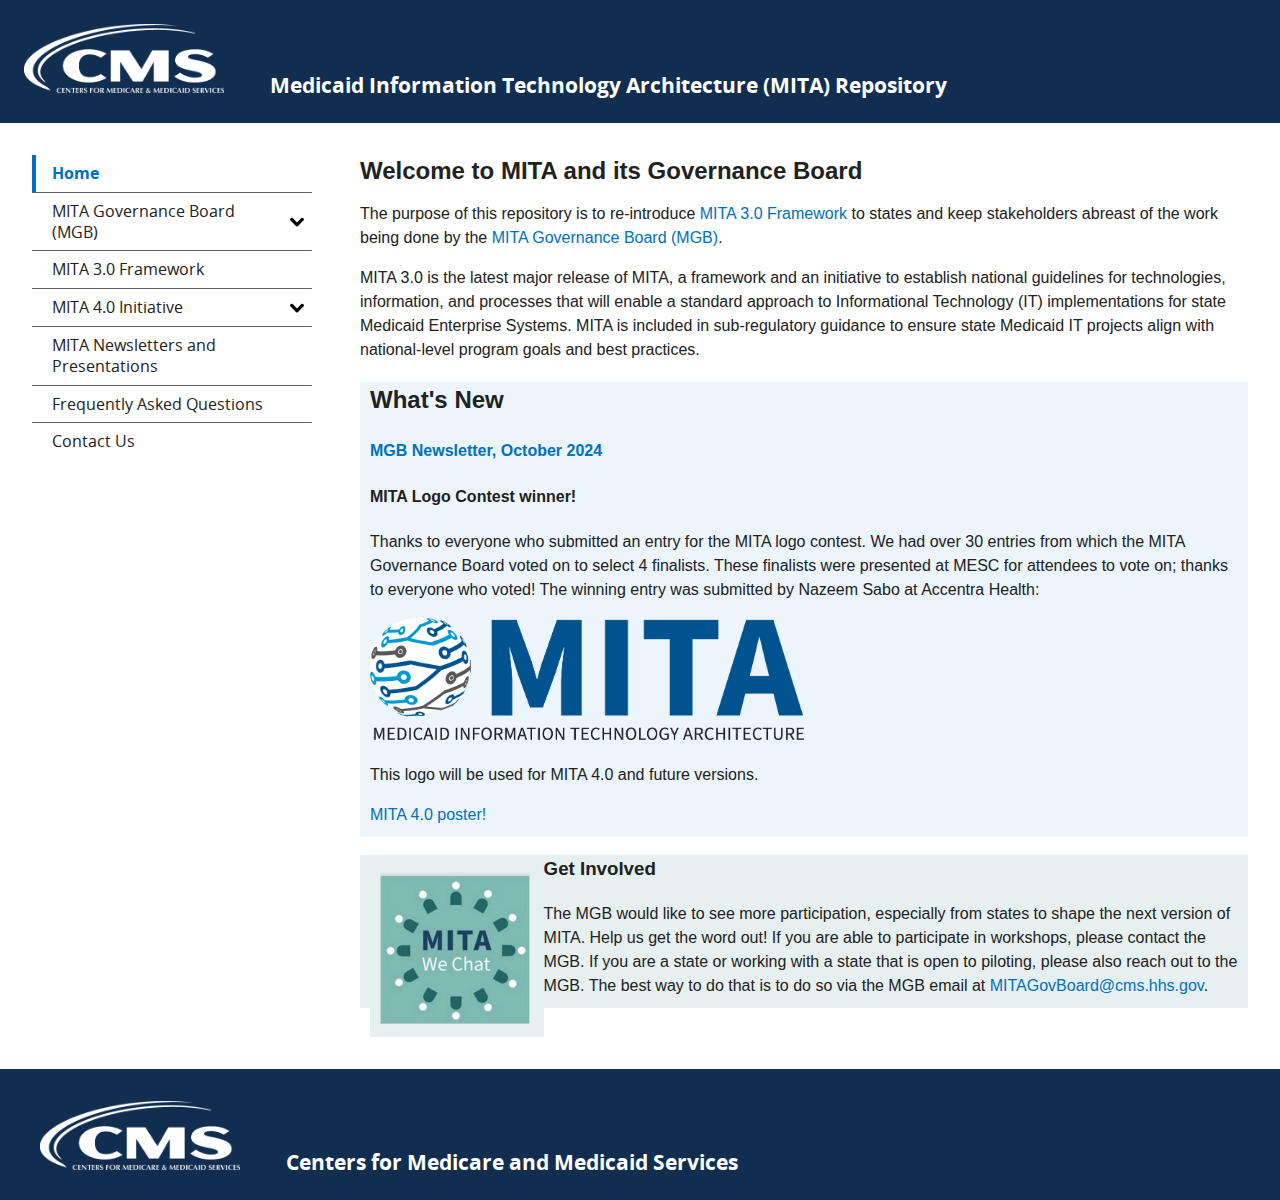
<file: index.html>
<!DOCTYPE html>
<html lang="en-US">
  <head>
    <meta charset="UTF-8">
    <meta http-equiv="X-UA-Compatible" content="IE=edge">
    <meta name="viewport" content="width=device-width, initial-scale=1">
    <link rel="stylesheet" href="assets/css/index.css">
    <link rel="stylesheet" href="main.css">
    <link rel="stylesheet" href="assets/css/style.css">
	<link rel="icon" type="image/png" sizes="32x32" href="assets/images/favicon-32x32.png">
    <link rel="icon" type="image/png" sizes="16x16" href="assets/images/favicon-16x16.png">
    <!--[if lt IE 9]>
    <script src="https://cdnjs.cloudflare.com/ajax/libs/html5shiv/3.7.3/html5shiv.min.js"></script>
    <![endif]-->
    <title>MITA Repository-Home</title>
  </head>
  
  <body>
    <a class="ds-c-skip-nav" href="#content">Skip to main content</a>
    <header 
  class="
    ds-base--inverse
    ds-u-padding--3
    ds-u-display--flex
	ds-u-justify-content--between
    ds-u-align-items--center
    "
>	
  <h1 class="ds-h2 ds-u-margin-bottom--0">
    <a href="https://www.medicaid.gov/medicaid/data-systems/medicaid-information-technology-architecture/index.html" target="_blank"><img src="assets/images/cms-logo-white.png" width="200px"></a>
    <span style="font-size:16pt;font-weight:bold;padding-left:30pt">Medicaid Information Technology Architecture (MITA) Repository</span>
  </h1>
</header>


    <main class="ds-base ds-l-container">
      <div class="ds-l-row">
        <aside class="ds-u-margin-bottom--4 ds-u-md-margin-bottom--0 ds-l-md-col--4 ds-l-lg-col--3">
          <ul class="ds-c-vertical-nav">
            
<li class="ds-c-vertical-nav__item">
    <a class="ds-c-vertical-nav__label  ds-c-vertical-nav__label--current " 
      href="">Home
    </a>
</li>


<li class="ds-c-vertical-nav__item">
  <button
    class="
      ds-c-vertical-nav__label    
      ds-c-vertical-nav__label--parent
    "
	
    title=""
    aria-controls="collapsible_for_2"
    aria-expanded="false"
  >
    MITA Governance Board (MGB)
  </button>
  <ul class="ds-c-vertical-nav__subnav" id="collapsible_for_2" style="display:none;">  
  
    <li class="ds-c-vertical-nav__item">
      <a class="ds-c-vertical-nav__label " 
      href="MITA_Governance_Board_Overview.html">MGB Overview
    </a>
    </li>
	
	<li class="ds-c-vertical-nav__item">
     <a class="ds-c-vertical-nav__label " 
      href="Boardmembers.html">MGB Board Members
    </a>
    </li>
    
    
    <li class="ds-c-vertical-nav__item">
     <a class="ds-c-vertical-nav__label " 
      href="https://www.medicaid.gov/medicaid/data-systems/medicaid-information-technology-architecture/medicaid-information-technology-architecture-governance-board-overview/index.html" target="_blank">CMS MGB Site
    </a>
    </li>
  </ul>
</li>

    <li class="ds-c-vertical-nav__item">
      <a class="ds-c-vertical-nav__label " 
        href="https://www.medicaid.gov/medicaid/data-systems/medicaid-information-technology-architecture/medicaid-information-technology-architecture-framework/index.html" target="_blank">
         MITA 3.0 Framework
      </a>
    </li>
	
	
<li class="ds-c-vertical-nav__item">
  <button
    class="
      ds-c-vertical-nav__label    
      ds-c-vertical-nav__label--parent
    "
    title=""
    aria-controls="collapsible_for_4"
    aria-expanded="false"
  >
    MITA 4.0 Initiative
  </button>
  <ul class="ds-c-vertical-nav__subnav" id="collapsible_for_4" style="display:none;"> 
  
  <li class="ds-c-vertical-nav__item">
      <a class="ds-c-vertical-nav__label " 
        href="MITA_4.0_Initiative_Overview.html">MITA 4.0 Initiative Overview
      </a>
    </li>
	
  <li class="ds-c-vertical-nav__item">
      <a class="ds-c-vertical-nav__label " 
        href="workgroups/Next_Gen_Workgroup.html">MITA NextGen Workgroup
      </a>
    </li>
    
    
    <li class="ds-c-vertical-nav__item">
      <a class="ds-c-vertical-nav__label " 
        href="workgroups/Interoperability_Workgroup.html">MITA Interoperability Workgroup
      </a>
    </li>
    
    
    <li class="ds-c-vertical-nav__item">
      <a class="ds-c-vertical-nav__label " 
        href="workgroups/State_Self-Assessment_Workgroup.html">State Self-Assessment (SS-A) Workgroup
      </a>
    </li>
	
	
	 <li class="ds-c-vertical-nav__item">
      <a class="ds-c-vertical-nav__label " 
        href="workgroups/Communications_Workgroup.html">MITA Communications Workgroup
      </a>
    </li>
  </ul>
</li>
 
<li class="ds-c-vertical-nav__item">
    <a class="ds-c-vertical-nav__label " 
      href="Newsletters_Presentations.html">MITA Newsletters and Presentations
    </a> 
</li>


<li class="ds-c-vertical-nav__item"> 
    <a class="ds-c-vertical-nav__label " 
      href="faqs.html">Frequently Asked Questions
    </a> 
</li>



<li class="ds-c-vertical-nav__item">  
    <a class="ds-c-vertical-nav__label " 
      href="Contact_Us.html">Contact Us
    </a> 
</li>

<script
  id="toc-script"
  type="text/javascript"
  src="assets/js/toc-expand-collapse.js"
  data-path="MITA/"
></script>

          </ul>
         
        </aside>
	
        <article style="font-family:Arial, Helvetica, sans-serif; font-size:12pt" id="content" class="ds-l-md-col--8 ds-l-lg-col--9">
          <h1 class="ds-h2">Welcome to MITA and its Governance Board</h2>
            <p>The purpose of this repository is to re-introduce <a href="https://www.medicaid.gov/medicaid/data-systems/medicaid-information-technology-architecture/medicaid-information-technology-architecture-framework/index.html" target="_blank">MITA 3.0  Framework</a> to states and keep stakeholders abreast of the work being done by the <a href="MITA_Governance_Board_Overview.html">MITA Governance Board (MGB)</a>.</p>
			<p>MITA 3.0 is the latest major release of MITA, a framework and an initiative to establish national guidelines for technologies, information, and processes that will enable a standard approach to Informational Technology (IT) implementations for state Medicaid Enterprise Systems. MITA is included in sub-regulatory guidance to ensure state Medicaid IT projects align with national-level program goals and best practices.</p>
			
			
<article style="background-color: #ebf5fb; padding: 0px 10px 10px 10px">
<h2 id="what-is-new">What's New</h2>

	<h4><a href="newsletters/MITANewsletterOctober2024.pdf" target="_blank">MGB Newsletter, October 2024</a> </h4>

    <h4>MITA Logo Contest winner!</h4>
	<p>Thanks to everyone who submitted an entry for the MITA logo contest. We had over 30 entries from which the MITA Governance Board voted on to select 4 finalists. These finalists were presented at MESC for attendees to vote on; thanks to everyone who voted!  The winning entry was submitted by Nazeem Sabo at Accentra Health:</P>
	
	<img src="assets/images/MITA logo FINAL_09.24 v2.png" width="50%">
	</br>
	
	<p>This logo will be used for MITA 4.0 and future versions.</p>
	
	
	
	<a href="assets/images/2024-Poster-8x4-MPG-MESC-MITA-screenshot.png" target="blank">MITA 4.0 poster!</a>	
	</article>
	
	
	<!--<article align="middle">
	<IMG SRC="assets/images/MITA_We_Chat 20241106.png" width="50%">
	</article>-->
	
	<article style="background-color: #e7f0f0; padding: 0px 10px 10px 10px" height="100%">

<div class="row">
	<div class="column" >
<img align="left" src="assets/images/MITA We Chat 11182024.png" width="20%"></div>


<div class="column"><h3 id="get-involved">Get Involved</h3>The MGB would like to see more participation, especially from states to shape the next version of MITA. Help us get the word out! If you are able to participate in workshops, please contact the MGB. If you are a state or working with a state that is open to piloting, please also reach out to the MGB. The best way to do that is to do so via the MGB email at <a href="mailto:MITAGovBoard@cms.hhs.gov">MITAGovBoard@cms.hhs.gov</a>.</div>

</div>
</article>


	
	
      </div>
    </main>
	
	
	
	
    <footer class="ds-u-fill--gray-lightest">
  <section class="ds-base--inverse">
    <div class="ds-l-container ds-u-padding-top--1">
      <div class="ds-l-row">
        <div
          class="
			ds-base--inverse
			ds-u-padding--3
			ds-u-display--flex
			ds-u-margin-bottom--0
			"
 >		  
		  <h1 class="ds-h2 ds-u-margin-bottom--0">
    <a href="https://www.medicaid.gov/medicaid/data-systems/medicaid-information-technology-architecture/index.html" target="_blank"><img src="assets/images/cms-logo-white.png" width="200px"></a>
   <span style="font-size:16pt;font-weight:bold;padding-left:30pt">Centers for Medicare and Medicaid Services</span>
  </h1>
		 
        </div>     
      </div>
    </div>
  </section>
</footer>

    <script src="assets/components/index.js"></script>
    <script type="text/javascript">
      (function makeTablesComplyWithDesignSystem() {
        Array.from(document.querySelectorAll("table")).forEach(function(table) {
          table.setAttribute("class", "ds-c-table ds-text-body--sm")
        });
      })();
    </script>
    <!-- Global site tag (gtag.js) - Google Analytics -->
    <script async src="https://www.googletagmanager.com/gtag/js?id=G-PKN55Q7KS5"></script>
    <script>
      window.dataLayer = window.dataLayer || [];
      function gtag(){dataLayer.push(arguments);}
      gtag('js', new Date());

      gtag('config', 'G-PKN55Q7KS5');
    </script>
  </body>
</html>
</file>
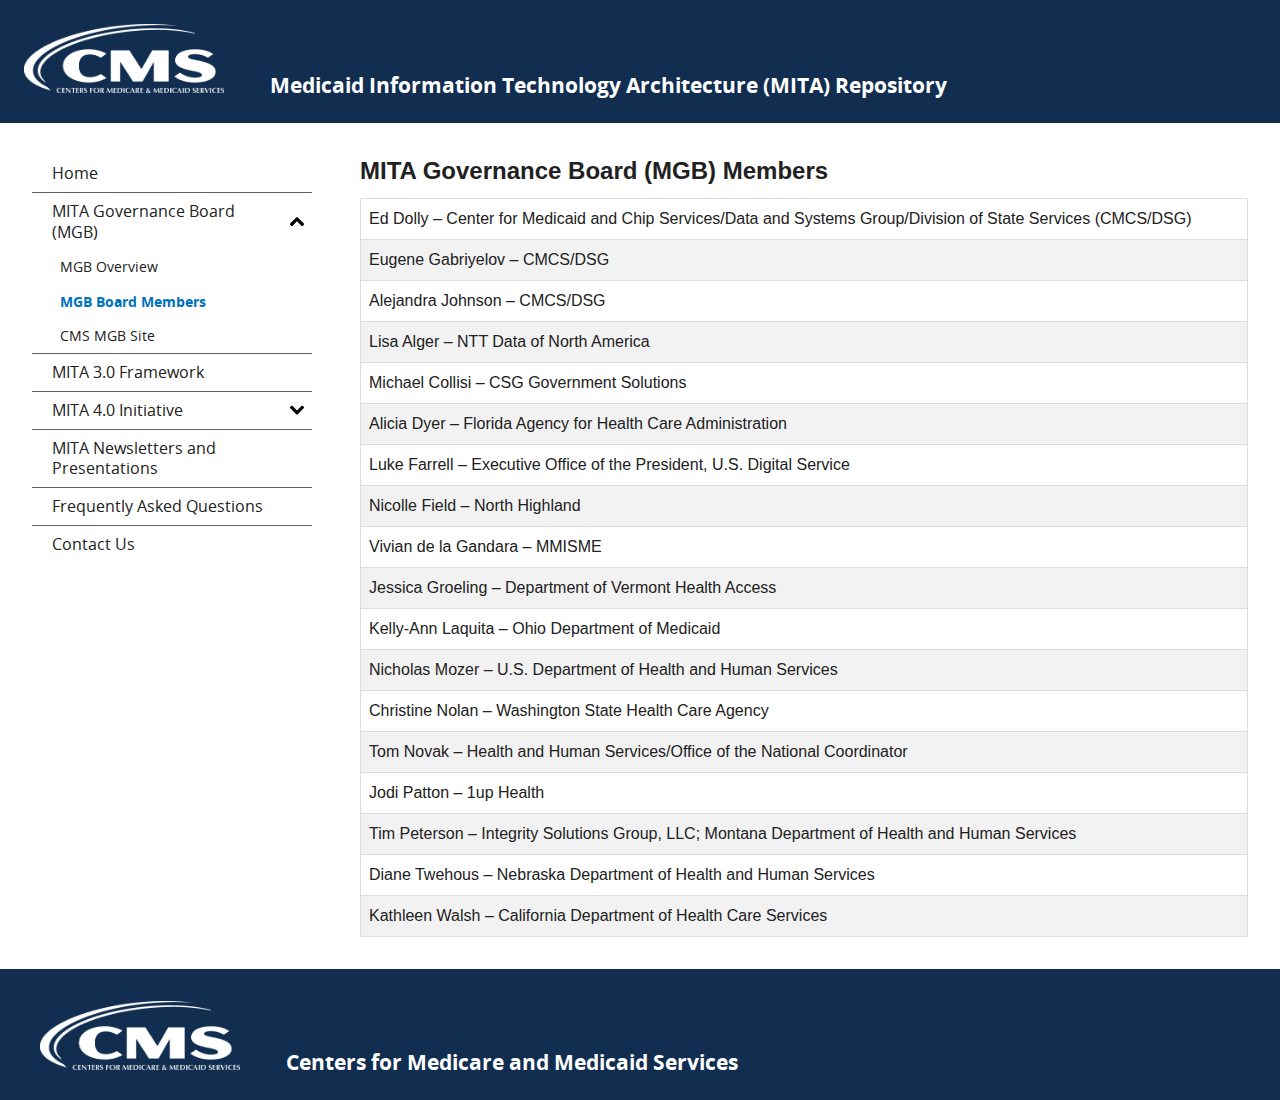
<file: Boardmembers.html>
<!DOCTYPE html>
<html lang="en-US">
  <head>
  
    <meta charset="UTF-8">
    <meta http-equiv="X-UA-Compatible" content="IE=edge">
    <meta name="viewport" content="width=device-width, initial-scale=1">
    <link rel="stylesheet" href="assets/css/index.css">
    <link rel="stylesheet" href="main.css">
	<link rel="stylesheet" href="assets/css/style.css">
    <link rel="icon" type="image/png" sizes="32x32" href="assets/images/favicon-32x32.png">
    <link rel="icon" type="image/png" sizes="16x16" href="assets/images/favicon-16x16.png">
 

    <!--[if lt IE 9]>
    <script src="https://cdnjs.cloudflare.com/ajax/libs/html5shiv/3.7.3/html5shiv.min.js"></script>
    <![endif]-->
    <title>MITA Repository-MGB Members</title>
  </head>
  
  <body>
    <a class="ds-c-skip-nav" href="#content">Skip to main content</a>
    <header 
  class="
    ds-base--inverse
    ds-u-padding--3
    ds-u-display--flex
	ds-u-margin-bottom--0
	ds-u-justify-content--between
    ds-u-align-items--center
    "
>	
  <h1 class="ds-h2 ds-u-margin-bottom--0" >
    <a href="https://www.medicaid.gov/medicaid/data-systems/medicaid-information-technology-architecture/index.html" target="_blank"><img src="assets/images/cms-logo-white.png" width="200px"></a>
    <span style="font-size:16pt;font-weight:bold;padding-left:30pt">Medicaid Information Technology Architecture (MITA) Repository</span>
  </h1>
</header>

    <main class="ds-base ds-l-container">
      <div class="ds-l-row">
        <aside class="ds-u-margin-bottom--4 ds-u-md-margin-bottom--0 ds-l-md-col--4 ds-l-lg-col--3">
          <ul class="ds-c-vertical-nav">
            
<li class="ds-c-vertical-nav__item">
    <a class="ds-c-vertical-nav__label" 
      href="index.html">
      Home
    </a>
</li>

<li class="ds-c-vertical-nav__item">
  <button
    class="
      ds-c-vertical-nav__label    
      ds-c-vertical-nav__label--parent
    "
	
    title=""
    aria-controls="collapsible_for_2"
    aria-expanded="true"
  >
    MITA Governance Board (MGB)
  </button>
  <ul class="ds-c-vertical-nav__subnav" id="collapsible_for_2" >  
  
    <li class="ds-c-vertical-nav__item">
      <a class="ds-c-vertical-nav__label" 
      href="MITA_Governance_Board_Overview.html">
      MGB Overview
    </a>
    </li>
	
	<li class="ds-c-vertical-nav__item">
     <a class="ds-c-vertical-nav__label  ds-c-vertical-nav__label--current" 
      href="">
     MGB Board Members
    </a>
    </li>
    
    
    <li class="ds-c-vertical-nav__item">
     <a class="ds-c-vertical-nav__label " 
      href="https://www.medicaid.gov/medicaid/data-systems/medicaid-information-technology-architecture/medicaid-information-technology-architecture-governance-board-overview/index.html" target="_blank">
     CMS MGB Site
    </a>
    </li>
  
  </ul>
</li>

    <li class="ds-c-vertical-nav__item">
      <a class="ds-c-vertical-nav__label " 
        href="https://www.medicaid.gov/medicaid/data-systems/medicaid-information-technology-architecture/medicaid-information-technology-architecture-framework/index.html" target="_blank">
         MITA 3.0 Framework
      </a>
    </li>
	
	
<li class="ds-c-vertical-nav__item">
  <button
    class="
      ds-c-vertical-nav__label    
      ds-c-vertical-nav__label--parent
    "
    title=""
    aria-controls="collapsible_for_4"
    aria-expanded="false"
  >
    MITA 4.0 Initiative
  </button>
  <ul class="ds-c-vertical-nav__subnav" id="collapsible_for_4" style="display:none;"> 
  
  <li class="ds-c-vertical-nav__item">
      <a class="ds-c-vertical-nav__label " 
        href="MITA_4.0_Initiative_Overview.html">
        MITA 4.0 Initiative Overview
      </a>
    </li>
	
  <li class="ds-c-vertical-nav__item">
      <a class="ds-c-vertical-nav__label " 
        href="workgroups/Next_Gen_Workgroup.html">
        MITA NextGen Workgroup
      </a>
    </li>
    
    
    <li class="ds-c-vertical-nav__item">
      <a class="ds-c-vertical-nav__label " 
        href="workgroups/Interoperability_Workgroup.html">
        MITA Interoperability Workgroup
      </a>
    </li>
    
    
    <li class="ds-c-vertical-nav__item">
      <a class="ds-c-vertical-nav__label " 
        href="workgroups/State_Self-Assessment_Workgroup.html">
        State Self-Assessment (SS-A) Workgroup
      </a>
    </li>
	
	
	 <li class="ds-c-vertical-nav__item">
      <a class="ds-c-vertical-nav__label " 
        href="workgroups/Communications_Workgroup.html">
        MITA Communications Workgroup
      </a>
    </li>
  </ul>
</li>
 
<li class="ds-c-vertical-nav__item">
  
    <a class="ds-c-vertical-nav__label " 
      href="Newsletters_Presentations.html">
      MITA Newsletters and Presentations
    </a> 
</li>


<li class="ds-c-vertical-nav__item">
  
    <a class="ds-c-vertical-nav__label " 
      href="faqs.html">
      Frequently Asked Questions
    </a> 
</li>

<li class="ds-c-vertical-nav__item">
  
    <a class="ds-c-vertical-nav__label " 
      href="Contact_Us.html">Contact Us
    </a>
  
</li>


<script
  id="toc-script"
  type="text/javascript"
  src="assets/js/toc-expand-collapse.js"
  data-path="MITA/"
></script>

          </ul>
         
        </aside>
        <article style="font-family:Arial, Helvetica, sans-serif; font-size:12pt" id="content" class="ds-l-md-col--8 ds-l-lg-col--9">
          <h2 class="ds-h2">MITA Governance Board (MGB) Members</h2>
            <table id="members">
			<tr>
			<td>Ed Dolly – Center for Medicaid and Chip Services/Data and Systems Group/Division of State Services (CMCS/DSG)</td>
			</tr>
			<tr>
			<td>Eugene Gabriyelov – CMCS/DSG</td>
			</tr>
			<tr>
			<td>Alejandra Johnson – CMCS/DSG</td>
			</tr>
			<tr>
			<td>Lisa Alger – NTT Data of North America</td>
			</tr>
			<tr>
			<td>Michael Collisi – CSG Government Solutions</td>
			</tr>
			
			<tr>
			<td>Alicia Dyer – Florida Agency for Health Care Administration</td>
			</tr>
			<tr>
			<td>Luke Farrell – Executive Office of the President, U.S. Digital Service</td>
			</tr>
			<tr>
			<td>Nicolle Field – North Highland</td>
			</tr>
			<tr>
			<td>Vivian de la Gandara – MMISME</td>
			</tr>
			<tr>
			<td>Jessica Groeling – Department of Vermont Health Access</td>
			</tr>
			<tr>
			<td>Kelly-Ann Laquita – Ohio Department of Medicaid</td>
			</tr>
			<tr>
			<td>Nicholas Mozer – U.S. Department of Health and Human Services</td>
			</tr>
			<tr>
			<td>Christine Nolan – Washington State Health Care Agency</td>
			</tr>
			<tr>
			<td>Tom Novak – Health and Human Services/Office of the National Coordinator</td>
			</tr>
			<tr>
			<td>Jodi Patton – 1up Health</td>
			</tr>
			<tr>
			<td>Tim Peterson – Integrity Solutions Group, LLC; Montana Department of Health and Human Services</td>
			</tr>
			<tr>
			<td>Diane Twehous – Nebraska Department of Health and Human Services</td>
			</tr>
			<tr>
			<td>Kathleen Walsh – California Department of Health Care Services</td>
			</tr>
			</table>
			</article>
			

      </div>
    </main>
    <footer class="ds-u-fill--gray-lightest">
  <section class="ds-base--inverse">
    <div class="ds-l-container ds-u-padding-top--1">
      <div class="ds-l-row">
        <div
          class="
			ds-base--inverse
			ds-u-padding--3
			ds-u-display--flex
			ds-u-margin-bottom--0
			"
 >
		  
		  <h1 class="ds-h2 ds-u-margin-bottom--0">
    <a href="https://www.medicaid.gov/medicaid/data-systems/medicaid-information-technology-architecture/index.html" target="_blank"><img src="assets/images/cms-logo-white.png"width="200px"></a>
   <span style="font-size:16pt;font-weight:bold; padding-left:30pt">Centers for Medicare and Medicaid Services</span>
  </h1>
		 
        </div>

       
      </div>
    </div>
  </section>
</footer>

    <script src="assets/components/index.js"></script>
    <script type="text/javascript">
      (function makeTablesComplyWithDesignSystem() {
        Array.from(document.querySelectorAll("table")).forEach(function(table) {
          table.setAttribute("class", "ds-c-table ds-text-body--sm")
        });
      })();
    </script>
    <!-- Global site tag (gtag.js) - Google Analytics -->
    <script async src="https://www.googletagmanager.com/gtag/js?id=G-PKN55Q7KS5"></script>
    <script>
      window.dataLayer = window.dataLayer || [];
      function gtag(){dataLayer.push(arguments);}
      gtag('js', new Date());

      gtag('config', 'G-PKN55Q7KS5');
    </script>
  </body>
</html>
</file>
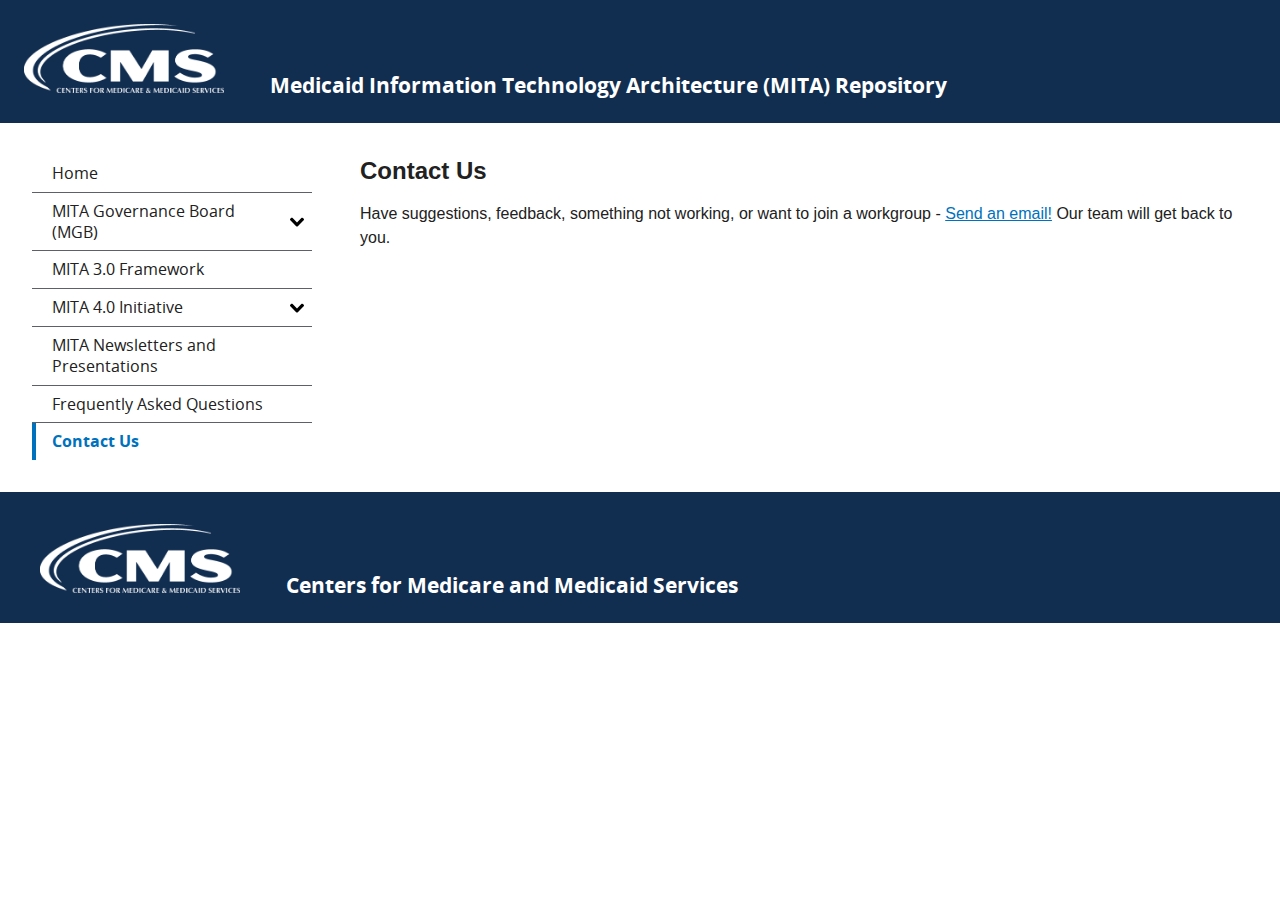
<file: Contact_Us.html>
<!DOCTYPE html>
<html lang="en-US">
  <head>
    <meta charset="UTF-8">
    <meta http-equiv="X-UA-Compatible" content="IE=edge">
    <meta name="viewport" content="width=device-width, initial-scale=1">
    <link rel="stylesheet" href="assets/css/index.css">
    <link rel="stylesheet" href="main.css">
    <link rel="icon" type="image/png" sizes="32x32" href="assets/images/favicon-32x32.png">
    <link rel="icon" type="image/png" sizes="16x16" href="assets/images/favicon-16x16.png">
    <!--[if lt IE 9]>
    <script src="https://cdnjs.cloudflare.com/ajax/libs/html5shiv/3.7.3/html5shiv.min.js"></script>
    <![endif]-->
    <title>MITA Repository-Contact Us</title>
  </head>
  
  <body>
    <a class="ds-c-skip-nav" href="#content">Skip to main content</a>
    <header 
  class="
    ds-base--inverse
    ds-u-padding--3
    ds-u-display--flex
	ds-u-justify-content--between
    ds-u-align-items--center
    "
>	
  <h1 class="ds-h2 ds-u-margin-bottom--0">
    <a href="https://www.medicaid.gov/medicaid/data-systems/medicaid-information-technology-architecture/index.html" target="_blank"><img src="assets/images/cms-logo-white.png" width="200px"></a>
    <span style="font-size:16pt;font-weight:bold;padding-left:30pt">Medicaid Information Technology Architecture (MITA) Repository</span>
  </h1>
</header>

    <main class="ds-base ds-l-container">
      <div class="ds-l-row">
        <aside class="ds-u-margin-bottom--4 ds-u-md-margin-bottom--0 ds-l-md-col--4 ds-l-lg-col--3">
          <ul class="ds-c-vertical-nav">
            
<li class="ds-c-vertical-nav__item">
    <a class="ds-c-vertical-nav__label" 
      href="index.html">
      Home
    </a>
</li>

<li class="ds-c-vertical-nav__item">
  <button
    class="
      ds-c-vertical-nav__label    
      ds-c-vertical-nav__label--parent
    "
	
    title=""
    aria-controls="collapsible_for_2"
    aria-expanded="false"
  >
    MITA Governance Board (MGB)
  </button>
  <ul class="ds-c-vertical-nav__subnav" id="collapsible_for_2" style="display:none;">  
  
    <li class="ds-c-vertical-nav__item">
      <a class="ds-c-vertical-nav__label " 
      href="MITA_Governance_Board_Overview.html">
      MGB Overview
    </a>
    </li>
	
	<li class="ds-c-vertical-nav__item">
     <a class="ds-c-vertical-nav__label " 
      href="Boardmembers.html">
     MGB Board Members
    </a>
    </li>
    
    
    <li class="ds-c-vertical-nav__item">
     <a class="ds-c-vertical-nav__label " 
      href="https://www.medicaid.gov/medicaid/data-systems/medicaid-information-technology-architecture/medicaid-information-technology-architecture-governance-board-overview/index.html" target="_blank">
     CMS MGB Site
    </a>
    </li>
  
  </ul>
</li>

    <li class="ds-c-vertical-nav__item">
      <a class="ds-c-vertical-nav__label " 
        href="https://www.medicaid.gov/medicaid/data-systems/medicaid-information-technology-architecture/medicaid-information-technology-architecture-framework/index.html" target="_blank">
         MITA 3.0 Framework
      </a>
    </li>
	
	
<li class="ds-c-vertical-nav__item">
  <button
    class="
      ds-c-vertical-nav__label    
      ds-c-vertical-nav__label--parent
    "
    title=""
    aria-controls="collapsible_for_4"
    aria-expanded="false"
  >
    MITA 4.0 Initiative
  </button>
  <ul class="ds-c-vertical-nav__subnav" id="collapsible_for_4" style="display:none;"> 
  
  <li class="ds-c-vertical-nav__item">
      <a class="ds-c-vertical-nav__label " 
        href="MITA_4.0_Initiative_Overview.html">
        MITA 4.0 Initiative Overview
      </a>
    </li>
	
  <li class="ds-c-vertical-nav__item">
      <a class="ds-c-vertical-nav__label " 
        href="workgroups/Next_Gen_Workgroup.html">
        MITA NextGen Workgroup
      </a>
    </li>
    
    
    <li class="ds-c-vertical-nav__item">
      <a class="ds-c-vertical-nav__label " 
        href="workgroups/Interoperability_Workgroup.html">
        MITA Interoperability Workgroup
      </a>
    </li>
    
    
    <li class="ds-c-vertical-nav__item">
      <a class="ds-c-vertical-nav__label " 
        href="workgroups/State_Self-Assessment_Workgroup.html">
        State Self-Assessment (SS-A) Workgroup
      </a>
    </li>
	
	
	 <li class="ds-c-vertical-nav__item">
      <a class="ds-c-vertical-nav__label " 
        href="workgroups/Communications_Workgroup.html">
        MITA Communications Workgroup
      </a>
    </li>
  </ul>
</li>
 
<li class="ds-c-vertical-nav__item">
  
    <a class="ds-c-vertical-nav__label " 
      href="Newsletters_Presentations.html">
      MITA Newsletters and Presentations
    </a> 
</li>


<li class="ds-c-vertical-nav__item">
  
    <a class="ds-c-vertical-nav__label " 
      href="faqs.html">
      Frequently Asked Questions
    </a>
  
</li>



<li class="ds-c-vertical-nav__item">
  
    <a class="ds-c-vertical-nav__label ds-c-vertical-nav__label--current " 
      href="">Contact Us
    </a>
  
</li>

<script
  id="toc-script"
  type="text/javascript"
  src="assets/js/toc-expand-collapse.js"
  data-path="MITA/"
></script>

          </ul>
         
        </aside>
        <article style="font-family:Arial, Helvetica, sans-serif; font-size:12pt" id="content" class="ds-l-md-col--8 ds-l-lg-col--9">
          <h1 class="ds-h2">Contact Us</h2>
            <p>Have suggestions, feedback, something not working, or want to join a workgroup - <a href="mailto:MITAGovBoard@cms.hhs.gov" target="_blank">Send an email!</a> Our team will get back to you.</p>
			


        </article>
		

		
      </div>
    </main>
    <footer class="ds-u-fill--gray-lightest">
  <section class="ds-base--inverse">
    <div class="ds-l-container ds-u-padding-top--1">
      <div class="ds-l-row">
        <div
          class="
			ds-base--inverse
			ds-u-padding--3
			ds-u-display--flex
			ds-u-margin-bottom--0
			"
 >
		  
		  <h1 class="ds-h2 ds-u-margin-bottom--0">
    <a href="https://www.medicaid.gov/medicaid/data-systems/medicaid-information-technology-architecture/index.html" target="_blank"><img src="assets/images/cms-logo-white.png" width="200px"></a>
   <span style="font-size:16pt;font-weight:bold;padding-left:30pt">Centers for Medicare and Medicaid Services</span>
  </h1>
		 
        </div>

      </div>
    </div>
  </section>
</footer>

    <script src="assets/components/index.js"></script>
    <script type="text/javascript">
      (function makeTablesComplyWithDesignSystem() {
        Array.from(document.querySelectorAll("table")).forEach(function(table) {
          table.setAttribute("class", "ds-c-table ds-text-body--sm")
        });
      })();
    </script>
    <!-- Global site tag (gtag.js) - Google Analytics -->
    <script async src="https://www.googletagmanager.com/gtag/js?id=G-PKN55Q7KS5"></script>
    <script>
      window.dataLayer = window.dataLayer || [];
      function gtag(){dataLayer.push(arguments);}
      gtag('js', new Date());

      gtag('config', 'G-PKN55Q7KS5');
    </script>
  </body>
</html>
</file>
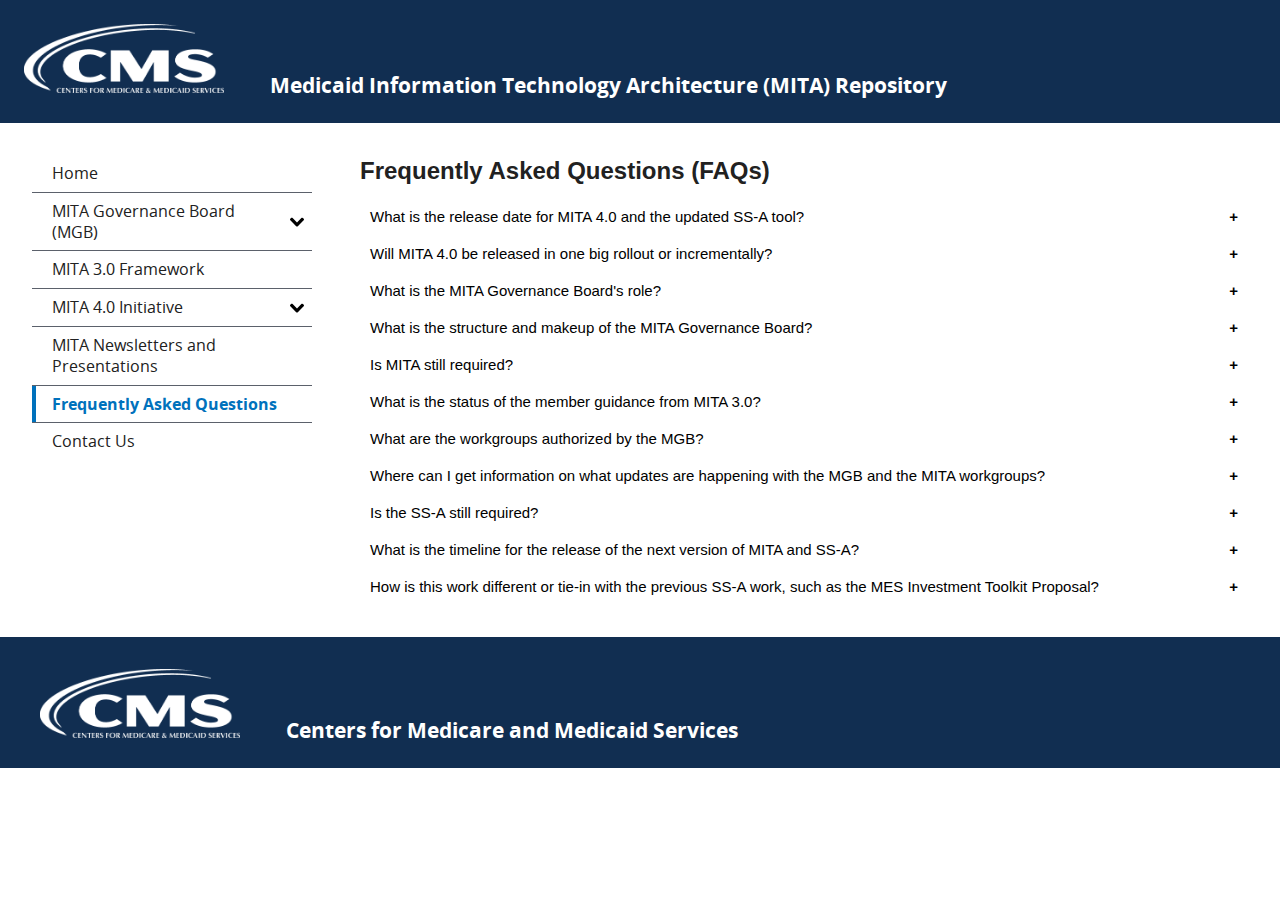
<file: FAQs.html>
<!DOCTYPE html>
<html lang="en-US">
  <head>
  
   <meta charset="UTF-8">
    <meta http-equiv="X-UA-Compatible" content="IE=edge">
    <meta name="viewport" content="width=device-width, initial-scale=1">
    <link rel="stylesheet" href="assets/css/index.css">
    <link rel="stylesheet" href="main.css">
    <link rel="stylesheet" href="assets/css/style.css">
	<link rel="icon" type="image/png" sizes="32x32" href="assets/images/favicon-32x32.png">
    <link rel="icon" type="image/png" sizes="16x16" href="assets/images/favicon-16x16.png">

    <!--[if lt IE 9]>
    <script src="https://cdnjs.cloudflare.com/ajax/libs/html5shiv/3.7.3/html5shiv.min.js"></script>
    <![endif]-->
    <title>MITA Repository-FAQS</title>
  </head>
  
  <body>
    <a class="ds-c-skip-nav" href="#content">Skip to main content</a>
    <header 
  class="
    ds-base--inverse
    ds-u-padding--3
    ds-u-display--flex
	ds-u-margin-bottom--0
	ds-u-justify-content--between
    ds-u-align-items--center
    "
>	
  <h1 class="ds-h2 ds-u-margin-bottom--0" >
    <a href="https://www.medicaid.gov/medicaid/data-systems/medicaid-information-technology-architecture/index.html" target="_blank"><img src="assets/images/cms-logo-white.png" width="200px"></a>
    <span style="font-size:16pt;font-weight:bold;padding-left:30pt">Medicaid Information Technology Architecture (MITA) Repository</span>
  </h1>
</header>

    <main class="ds-base ds-l-container">
      <div class="ds-l-row">
        <aside class="ds-u-margin-bottom--4 ds-u-md-margin-bottom--0 ds-l-md-col--4 ds-l-lg-col--3">
          <ul class="ds-c-vertical-nav">
            
<li class="ds-c-vertical-nav__item">
    <a class="ds-c-vertical-nav__label" 
      href="index.html">
      Home
    </a>
</li>

<li class="ds-c-vertical-nav__item">
  <button
    class="
      ds-c-vertical-nav__label    
      ds-c-vertical-nav__label--parent
    "
	
    title=""
    aria-controls="collapsible_for_2"
    aria-expanded="false"
  >
    MITA Governance Board (MGB)
  </button>
  <ul class="ds-c-vertical-nav__subnav" id="collapsible_for_2" style="display:none;">  
  
    <li class="ds-c-vertical-nav__item">
      <a class="ds-c-vertical-nav__label " 
      href="MITA_Governance_Board_Overview.html">
      MGB Overview
    </a>
    </li>
	
	<li class="ds-c-vertical-nav__item">
     <a class="ds-c-vertical-nav__label " 
      href="Boardmembers.html">
     MGB Board Members
    </a>
    </li>
    
    
    <li class="ds-c-vertical-nav__item">
     <a class="ds-c-vertical-nav__label " 
      href="https://www.medicaid.gov/medicaid/data-systems/medicaid-information-technology-architecture/medicaid-information-technology-architecture-governance-board-overview/index.html" target="_blank">
     CMS MGB Site
    </a>
    </li>
  
  </ul>
</li>

    <li class="ds-c-vertical-nav__item">
      <a class="ds-c-vertical-nav__label " 
        href="https://www.medicaid.gov/medicaid/data-systems/medicaid-information-technology-architecture/medicaid-information-technology-architecture-framework/index.html" target="_blank">
         MITA 3.0 Framework
      </a>
    </li>
	
	
<li class="ds-c-vertical-nav__item">
  <button
    class="
      ds-c-vertical-nav__label    
      ds-c-vertical-nav__label--parent
    "
    title=""
    aria-controls="collapsible_for_4"
    aria-expanded="false"
  >
    MITA 4.0 Initiative
  </button>
  <ul class="ds-c-vertical-nav__subnav" id="collapsible_for_4" style="display:none;"> 
  
  <li class="ds-c-vertical-nav__item">
      <a class="ds-c-vertical-nav__label " 
        href="MITA_4.0_Initiative_Overview.html">
        MITA 4.0 Initiative Overview
      </a>
    </li>
	
  <li class="ds-c-vertical-nav__item">
      <a class="ds-c-vertical-nav__label " 
        href="workgroups/Next_Gen_Workgroup.html">
        MITA NextGen Workgroup
      </a>
    </li>
    
    
    <li class="ds-c-vertical-nav__item">
      <a class="ds-c-vertical-nav__label " 
        href="workgroups/Interoperability_Workgroup.html">
        MITA Interoperability Workgroup
      </a>
    </li>
    
    
    <li class="ds-c-vertical-nav__item">
      <a class="ds-c-vertical-nav__label " 
        href="workgroups/State_Self-Assessment_Workgroup.html">
        State Self-Assessment (SS-A) Workgroup
      </a>
    </li>
	
	
	 <li class="ds-c-vertical-nav__item">
      <a class="ds-c-vertical-nav__label " 
        href="workgroups/Communications_Workgroup.html">
        MITA Communications Workgroup
      </a>
    </li>
  </ul>
</li>
 
<li class="ds-c-vertical-nav__item">
  
    <a class="ds-c-vertical-nav__label " 
      href="Newsletters_Presentations.html">
      MITA Newsletters and Presentations
    </a> 
</li>


<li class="ds-c-vertical-nav__item">
  
    <a class="ds-c-vertical-nav__label ds-c-vertical-nav__label--current " 
      href="">
      Frequently Asked Questions
    </a>
  
</li>



<li class="ds-c-vertical-nav__item">
  
    <a class="ds-c-vertical-nav__label " 
      href="Contact_Us.html">Contact Us
    </a>
  
</li>


<script
  id="toc-script"
  type="text/javascript"
  src="assets/js/toc-expand-collapse.js"
  data-path="MITA/"
></script>

          </ul>
         
        </aside>
        <article style="font-family:Arial, Helvetica, sans-serif; font-size:10pt" id="content" class="ds-l-md-col--8 ds-l-lg-col--9">
          <h2 class="ds-h2">Frequently Asked Questions (FAQs)</h2>
	

<button class="collapsible">What is the release date for MITA 4.0 and the updated SS-A tool?</button>
<div class="content">
  <p>During the 2024 – 2025 calendar years, the MITA and SS-A NextGen workgroups plan to pilot the new MITA architectures, SS-A maturity model, and assessment tools with a small group of SMAs. The success and feedback from those pilots will inform the timing of the MITA 4.0 SS-A release.</p>
</div>	

<button class="collapsible">Will MITA 4.0 be released in one big rollout or incrementally?</button>
<div class="content">
  <p>The decision to rollout MITA 4.0 in one release versus incrementally will depend on the outcome of a pilot with a small group of SMAs and whether a particular component of the MITA framework can stand alone or needs to be released in conjunction with other components.</p>
</div>		
		
<button class="collapsible">What is the MITA Governance Board's role?</button>
<div class="content">
  <p>To provide strategic direction and tactical oversight for MITA, the Center for Medicare and Medicaid Services (CMS) originally established the MITA Governance Board (MGB) on December 14, 2016. The Board is being revitalized in 2023 with a new focus on updating the MITA framework to reflect current business and technical best practices in Medicaid. The Board is a cohesive, effective group that will ensure MITA continues evolving to support a common Medicaid business and information technology framework for states and vendors.</p>
</div>	
<button class="collapsible">What is the structure and makeup of the MITA Governance Board?</button>
<div class="content">
  <p>The MITA governance board is made up of representatives from state, vendor, and federal agencies and is led by a MITA Governance Board Chair who sets the vision, agenda, and facilitates the monthly board meetings. All representatives are volunteers and serve.</p>
</div>
<button class="collapsible">Is MITA still required?</button>
<div class="content">
  <p>Yes, per Regulation 42 Code of Federal Regulation (CFR) § 433.112, MITA is a condition for enhanced funding and requires states that are receiving Federal Financial Participation (FFP) to align to and show increasing maturity in MITA. This rule is still in effect for MITA 3.0, the latest version. (Please see Q9 for additional information).</p>
</div>
<button class="collapsible">What is the status of the member guidance from MITA 3.0?</button>
<div class="content">
  <p>MITA 3.1 includes guidance for Member Management and was completed by the MITA Governance Board (MGB) in the past but not released; member management guidance will be incorporated into the next version of MITA.</p>
</div>
<button class="collapsible">What are the workgroups authorized by the MGB?</button>
<div class="content">
  <p>There are currently four workgroups that the MGB voted to form. Each has a specific role which is to analyze, review and provide recommendations to the MGB to help with developing the new version of MITA. The four groups are summarized below:</p>
<ul>
        <li>MITA Interoperability – This group will promote the principles of interoperability and open standards in Medicaid, including Fast Healthcare Interoperability Resource (FHIR) and produce products and guidance to help Medicaid agencies along their journey towards interoperability.
        </li>
        <li>State Self-Assessment (SS-A) – This group will spearhead the development of a re-imagined SS-A that is less burdensome and more useful to states and the Centers for Medicare and Medicaid Services (CMS).
        </li>
        <li>Role of Business Architecture, Information Architecture, and Technical Architecture in MITA – This group will redefine the role of the Business, Information, and Technical Architectures (BA, IA, & TA) in the guidance and documentation in the next version of MITA.
        MITA Communications – This workgroup will focus on increasing interest and awareness of MITA, provide ongoing updates about status and changes in MITA, and determine a more effective way to publish MITA guidance.
        </li>
    </ul>
</div>
<button class="collapsible">Where can I get information on what updates are happening with the MGB and the MITA workgroups?</button>
<div class="content">
  <p>You can get updates by joining the MITA email list (send an email to MITAGovBoard@cms.hhs.gov) and visiting the MITA GitHub site - <a href="mailto:https://tinyurl.com/GitHubMITA">https://tinyurl.com/GitHubMITA</a>.</p>
</div>
<button class="collapsible">Is the SS-A still required?</button>
<div class="content">
  <p>Yes, under current regulations at 42 C.F.R. §433.112(b)(11) and §433.116(b), (c), and (i), and guidance issued by CMS in 2014, states are required to submit a MITA SS-A in support of their request for enhanced federal matching for their Medicaid Enterprise System (MES) expenditures. As part of CMS’ focus on outcomes and reducing administrative burden, if preferred, the state can work with their CMS State Officer to get approval for an alternative format for the MITA SS-A. CMS recommends that states make annual updates to their SS-A and whenever there is a significant change to the state’s MES.</p>
</div>
<button class="collapsible">What is the timeline for the release of the next version of MITA and SS-A?</button>
<div class="content">
  <p>We are actively working on developing roadmaps and timelines in the MGB workgroups. These timelines will be published once they are approved by MGB and then the final approval from CMS.</p>
</div>
<button class="collapsible">How is this work different or tie-in with the previous SS-A work, such as the MES Investment Toolkit Proposal?</button>
<div class="content">
  <p>The SS-A Workgroup is reimagining the SS-A with awareness of and building upon what went before, such as the toolkit and the work completed in Kentucky using an alternative SS-A route (Please see Q9 for additional information).</p>
</div>

			</article>
			

      </div>
    </main>
    <footer class="ds-u-fill--gray-lightest">
  <section class="ds-base--inverse">
    <div class="ds-l-container ds-u-padding-top--1">
      <div class="ds-l-row">
        <div
          class="
			ds-base--inverse
			ds-u-padding--3
			ds-u-display--flex
			ds-u-margin-bottom--0
			"
 >
		  
		  <h1 class="ds-h2 ds-u-margin-bottom--0">
    <a href="https://www.medicaid.gov/medicaid/data-systems/medicaid-information-technology-architecture/index.html" target="_blank"><img src="assets/images/cms-logo-white.png"width="200px"></a>
   <span style="font-size:16pt;font-weight:bold; padding-left:30pt">Centers for Medicare and Medicaid Services</span>
  </h1>
		 
        </div>
    
      </div>
    </div>
  </section>
</footer>

    <script src="assets/components/index.js"></script>
    <script type="text/javascript">
      (function makeTablesComplyWithDesignSystem() {
        Array.from(document.querySelectorAll("table")).forEach(function(table) {
          table.setAttribute("class", "ds-c-table ds-text-body--sm")
        });
      })();
    </script>
    <!-- Global site tag (gtag.js) - Google Analytics -->
    <script async src="https://www.googletagmanager.com/gtag/js?id=G-PKN55Q7KS5"></script>
    <script>
      window.dataLayer = window.dataLayer || [];
      function gtag(){dataLayer.push(arguments);}
      gtag('js', new Date());

      gtag('config', 'G-PKN55Q7KS5');
    </script>
	
	<script  type="text/javascript">
var coll = document.getElementsByClassName("collapsible");
var i;

for (i = 0; i < coll.length; i++) {
  coll[i].addEventListener("click", function() {
    this.classList.toggle("active");
    var content = this.nextElementSibling;
    if (content.style.maxHeight){
      content.style.maxHeight = null;
    } else {
      content.style.maxHeight = content.scrollHeight + "px";
    } 
  });
}
</script>
	
	
	
  </body>
</html>
</file>
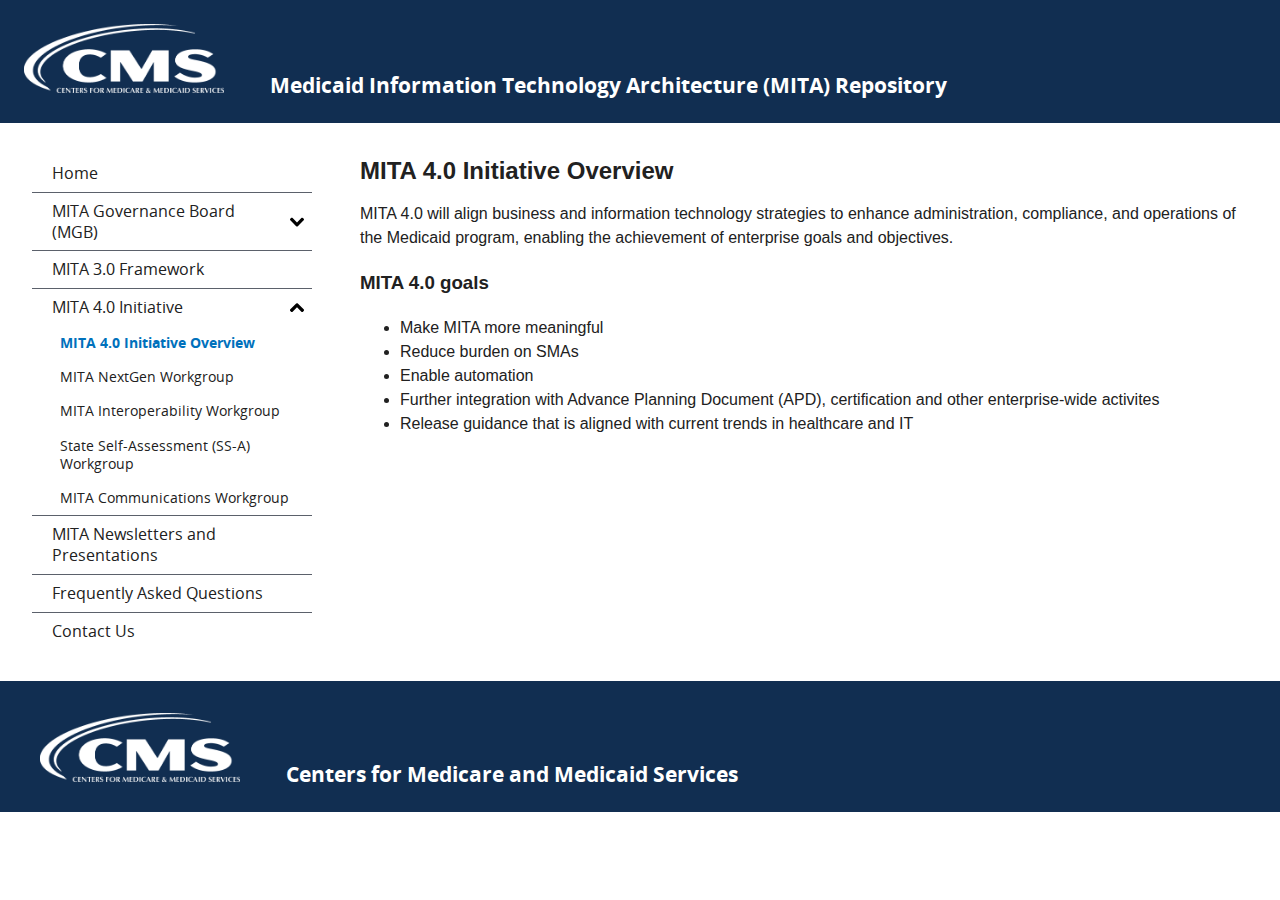
<file: MITA_4.0_Initiative_Overview.html>
<!DOCTYPE html>
<html lang="en-US">
  <head>
    <meta charset="UTF-8">
    <meta http-equiv="X-UA-Compatible" content="IE=edge">
    <meta name="viewport" content="width=device-width, initial-scale=1">
    <link rel="stylesheet" href="assets/css/index.css">
    <link rel="stylesheet" href="main.css">
    <link rel="stylesheet" href="assets/css/style.css">
	<link rel="icon" type="image/png" sizes="32x32" href="assets/images/favicon-32x32.png">
    <link rel="icon" type="image/png" sizes="16x16" href="assets/images/favicon-16x16.png">
    <!--[if lt IE 9]>
    <script src="https://cdnjs.cloudflare.com/ajax/libs/html5shiv/3.7.3/html5shiv.min.js"></script>
    <![endif]-->
    <title>MITA Repository-MITA 4.0 Initiative Overview</title>
  </head>
  
  <body>
    <a class="ds-c-skip-nav" href="#content">Skip to main content</a>
    <header 
  class="
    ds-base--inverse
    ds-u-padding--3
    ds-u-display--flex
	ds-u-justify-content--between
    ds-u-align-items--center
    "
>	
  <h1 class="ds-h2 ds-u-margin-bottom--0">
    <a href="https://www.medicaid.gov/medicaid/data-systems/medicaid-information-technology-architecture/index.html" target="_blank"><img src="assets/images/cms-logo-white.png" width="200px"></a>
    <span style="font-size:16pt;font-weight:bold;padding-left:30pt">Medicaid Information Technology Architecture (MITA) Repository</span>
  </h1>
</header>

    <main class="ds-base ds-l-container">
      <div class="ds-l-row">
        <aside class="ds-u-margin-bottom--4 ds-u-md-margin-bottom--0 ds-l-md-col--4 ds-l-lg-col--3">
          <ul class="ds-c-vertical-nav">
            
<li class="ds-c-vertical-nav__item">
    <a class="ds-c-vertical-nav__label" 
      href="index.html">
      Home
    </a>
</li>

<li class="ds-c-vertical-nav__item">
  <button
    class="
      ds-c-vertical-nav__label    
      ds-c-vertical-nav__label--parent
    "
	
    title=""
    aria-controls="collapsible_for_2"
    aria-expanded="false"
  >
    MITA Governance Board (MGB)
  </button>
  <ul class="ds-c-vertical-nav__subnav" id="collapsible_for_2" style="display:none;">  
  
    <li class="ds-c-vertical-nav__item">
      <a class="ds-c-vertical-nav__label" 
      href="MITA_Governance_Board_Overview.html">
      MGB Overview
    </a>
    </li>
	
	<li class="ds-c-vertical-nav__item">
     <a class="ds-c-vertical-nav__label " 
      href="Boardmembers.html">
     MGB Board Members
    </a>
    </li>
    
    
    <li class="ds-c-vertical-nav__item">
     <a class="ds-c-vertical-nav__label " 
      href="https://www.medicaid.gov/medicaid/data-systems/medicaid-information-technology-architecture/medicaid-information-technology-architecture-governance-board-overview/index.html" target="_blank">
     CMS MGB Site
    </a>
    </li>
  
  </ul>
</li>

    <li class="ds-c-vertical-nav__item">
      <a class="ds-c-vertical-nav__label " 
        href="https://www.medicaid.gov/medicaid/data-systems/medicaid-information-technology-architecture/medicaid-information-technology-architecture-framework/index.html" target="_blank">
         MITA 3.0 Framework
      </a>
    </li>
	
	
<li class="ds-c-vertical-nav__item">
  <button
    class="
      ds-c-vertical-nav__label    
      ds-c-vertical-nav__label--parent
    "
    title=""
    aria-controls="collapsible_for_4"
    aria-expanded="true"
  >
    MITA 4.0 Initiative
  </button>
  <ul class="ds-c-vertical-nav__subnav" id="collapsible_for_4" > 
  
  <li class="ds-c-vertical-nav__item">
      <a class="ds-c-vertical-nav__label ds-c-vertical-nav__label--current " 
        href="">
        MITA 4.0 Initiative Overview
      </a>
    </li>
	
  <li class="ds-c-vertical-nav__item">
      <a class="ds-c-vertical-nav__label " 
        href="workgroups/Next_Gen_Workgroup.html">
        MITA NextGen Workgroup
      </a>
    </li>
    
    
    <li class="ds-c-vertical-nav__item">
      <a class="ds-c-vertical-nav__label " 
        href="workgroups/Interoperability_Workgroup.html">
        MITA Interoperability Workgroup
      </a>
    </li>
    
    
    <li class="ds-c-vertical-nav__item">
      <a class="ds-c-vertical-nav__label " 
        href="workgroups/State_Self-Assessment_Workgroup.html">
        State Self-Assessment (SS-A) Workgroup
      </a>
    </li>
	
	
	 <li class="ds-c-vertical-nav__item">
      <a class="ds-c-vertical-nav__label " 
        href="workgroups/Communications_Workgroup.html">
        MITA Communications Workgroup
      </a>
    </li>
  </ul>
</li>
 
<li class="ds-c-vertical-nav__item">
  
    <a class="ds-c-vertical-nav__label " 
      href="Newsletters_Presentations.html">
      MITA Newsletters and Presentations
    </a> 
</li>


<li class="ds-c-vertical-nav__item">
  
    <a class="ds-c-vertical-nav__label " 
      href="faqs.html">
      Frequently Asked Questions
    </a>
  
</li>



<li class="ds-c-vertical-nav__item">
  
    <a class="ds-c-vertical-nav__label " 
      href="Contact_Us.html">Contact Us
    </a>
  
</li>

<script
  id="toc-script"
  type="text/javascript"
  src="assets/js/toc-expand-collapse.js"
  data-path="MITA/"
></script>

          </ul>
         
        </aside>
        <article style="font-family:Arial, Helvetica, sans-serif; font-size:12pt" id="content" class="ds-l-md-col--8 ds-l-lg-col--9">
          <h1 class="ds-h2">MITA 4.0 Initiative Overview</h2>
			<p>MITA 4.0 will align business and information technology strategies to enhance administration, compliance, and operations of the Medicaid program, enabling the achievement of enterprise goals and objectives.</p>
			
			<p
			
			
<article>
<h3> MITA 4.0 goals</h3>

    <ul>
	<li>Make MITA more meaningful</li>
	<li>Reduce burden on SMAs</li>
	<li>Enable automation</li>
	<li>Further integration with Advance Planning Document (APD), certification and other enterprise-wide activites</li>
	<li>Release guidance that is aligned with current trends in healthcare and IT</li>	
	</ul>	
	</article>
      </div>
    </main>
    <footer class="ds-u-fill--gray-lightest">
  <section class="ds-base--inverse">
    <div class="ds-l-container ds-u-padding-top--1">
      <div class="ds-l-row">
        <div
          class="
			ds-base--inverse
			ds-u-padding--3
			ds-u-display--flex
			ds-u-margin-bottom--0
			"
 >		  
		  <h1 class="ds-h2 ds-u-margin-bottom--0">
    <a href="https://www.medicaid.gov/medicaid/data-systems/medicaid-information-technology-architecture/index.html" target="_blank"><img src="assets/images/cms-logo-white.png" width="200px"></a>
   <span style="font-size:16pt;font-weight:bold;padding-left:30pt">Centers for Medicare and Medicaid Services</span>
  </h1>
		 
        </div>     
      </div>
    </div>
  </section>
</footer>

    <script src="assets/components/index.js"></script>
    <script type="text/javascript">
      (function makeTablesComplyWithDesignSystem() {
        Array.from(document.querySelectorAll("table")).forEach(function(table) {
          table.setAttribute("class", "ds-c-table ds-text-body--sm")
        });
      })();
    </script>
    <!-- Global site tag (gtag.js) - Google Analytics -->
    <script async src="https://www.googletagmanager.com/gtag/js?id=G-PKN55Q7KS5"></script>
    <script>
      window.dataLayer = window.dataLayer || [];
      function gtag(){dataLayer.push(arguments);}
      gtag('js', new Date());

      gtag('config', 'G-PKN55Q7KS5');
    </script>
  </body>
</html>
</file>
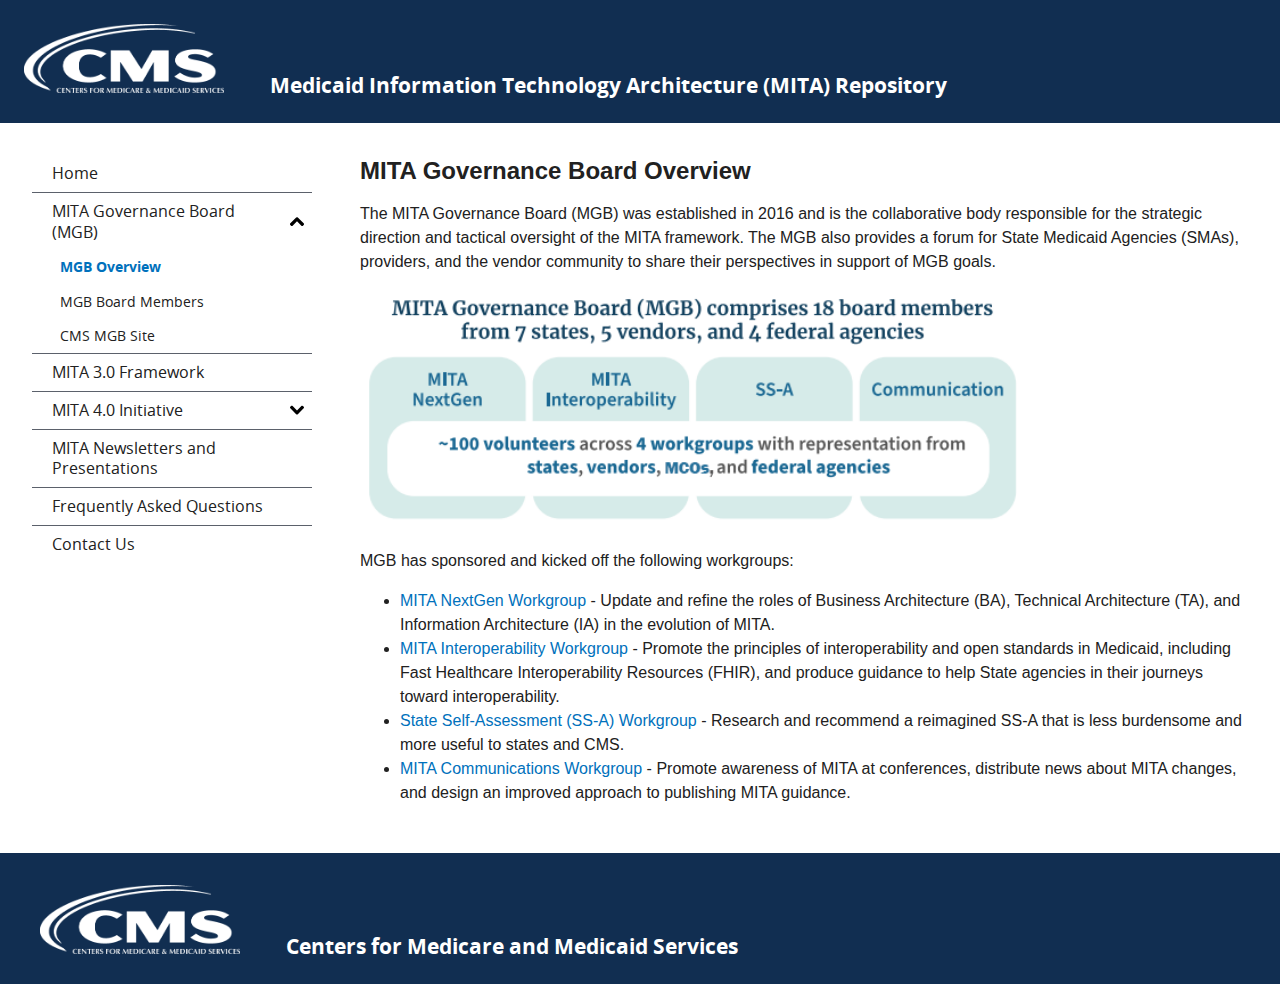
<file: MITA_Governance_Board_Overview.html>
<!DOCTYPE html>
<html lang="en-US">
  <head>
    <meta charset="UTF-8">
    <meta http-equiv="X-UA-Compatible" content="IE=edge">
    <meta name="viewport" content="width=device-width, initial-scale=1">
    <link rel="stylesheet" href="assets/css/index.css">
    <link rel="stylesheet" href="main.css">
    <link rel="stylesheet" href="assets/css/style.css">
	<link rel="icon" type="image/png" sizes="32x32" href="assets/images/favicon-32x32.png">
    <link rel="icon" type="image/png" sizes="16x16" href="assets/images/favicon-16x16.png">
    <!--[if lt IE 9]>
    <script src="https://cdnjs.cloudflare.com/ajax/libs/html5shiv/3.7.3/html5shiv.min.js"></script>
    <![endif]-->
    <title>MITA Repository-MITA Governance Board Overview</title>
  </head>
 
  <body>
    <a class="ds-c-skip-nav" href="#content">Skip to main content</a>
    <header 
  class="
    ds-base--inverse
    ds-u-padding--3
    ds-u-display--flex
	ds-u-margin-bottom--0
	ds-u-justify-content--between
    ds-u-align-items--center
    "
>	
  <h1 class="ds-h2 ds-u-margin-bottom--0" >
    <a href="https://www.medicaid.gov/medicaid/data-systems/medicaid-information-technology-architecture/index.html" target="_blank"><img src="assets/images/cms-logo-white.png" width="200px"></a>
    <span style="font-size:16pt;font-weight:bold;padding-left:30pt">Medicaid Information Technology Architecture (MITA) Repository</span>
  </h1>
</header>


    <main class="ds-base ds-l-container">
      <div class="ds-l-row">
        <aside class="ds-u-margin-bottom--4 ds-u-md-margin-bottom--0 ds-l-md-col--4 ds-l-lg-col--3">
          <ul class="ds-c-vertical-nav">
            
<li class="ds-c-vertical-nav__item">
    <a class="ds-c-vertical-nav__label" 
      href="index.html">
      Home
    </a>
</li>

<li class="ds-c-vertical-nav__item">
  <button
    class="
      ds-c-vertical-nav__label    
      ds-c-vertical-nav__label--parent
    "
	
    title=""
    aria-controls="collapsible_for_2"
    aria-expanded="true"
  >
    MITA Governance Board (MGB)
  </button>
  <ul class="ds-c-vertical-nav__subnav" id="collapsible_for_2" >  
  
    <li class="ds-c-vertical-nav__item">
      <a class="ds-c-vertical-nav__label ds-c-vertical-nav__label--current" 
      href="">
      MGB Overview
    </a>
    </li>
	
	<li class="ds-c-vertical-nav__item">
     <a class="ds-c-vertical-nav__label " 
      href="Boardmembers.html">
     MGB Board Members
    </a>
    </li>
    
    
    <li class="ds-c-vertical-nav__item">
     <a class="ds-c-vertical-nav__label " 
      href="https://www.medicaid.gov/medicaid/data-systems/medicaid-information-technology-architecture/medicaid-information-technology-architecture-governance-board-overview/index.html" target="_blank">
     CMS MGB Site
    </a>
    </li>
  
  </ul>
</li>

    <li class="ds-c-vertical-nav__item">
      <a class="ds-c-vertical-nav__label " 
        href="https://www.medicaid.gov/medicaid/data-systems/medicaid-information-technology-architecture/medicaid-information-technology-architecture-framework/index.html" target="_blank">
         MITA 3.0 Framework
      </a>
    </li>
	
	
<li class="ds-c-vertical-nav__item">
  <button
    class="
      ds-c-vertical-nav__label    
      ds-c-vertical-nav__label--parent
    "
    title=""
    aria-controls="collapsible_for_4"
    aria-expanded="false"
  >
    MITA 4.0 Initiative
  </button>
  <ul class="ds-c-vertical-nav__subnav" id="collapsible_for_4" style="display:none;"> 
  
  <li class="ds-c-vertical-nav__item">
      <a class="ds-c-vertical-nav__label " 
        href="MITA_4.0_Initiative_Overview.html">
        MITA 4.0 Initiative Overview
      </a>
    </li>
	
  <li class="ds-c-vertical-nav__item">
      <a class="ds-c-vertical-nav__label " 
        href="workgroups/Next_Gen_Workgroup.html">
        MITA NextGen Workgroup
      </a>
    </li>
    
    
    <li class="ds-c-vertical-nav__item">
      <a class="ds-c-vertical-nav__label " 
        href="workgroups/Interoperability_Workgroup.html">
        MITA Interoperability Workgroup
      </a>
    </li>
    
    
    <li class="ds-c-vertical-nav__item">
      <a class="ds-c-vertical-nav__label " 
        href="workgroups/State_Self-Assessment_Workgroup.html">
        State Self-Assessment (SS-A) Workgroup
      </a>
    </li>
	
	
	 <li class="ds-c-vertical-nav__item">
      <a class="ds-c-vertical-nav__label " 
        href="workgroups/Communications_Workgroup.html">
        MITA Communications Workgroup
      </a>
    </li>
  </ul>
</li>
 
<li class="ds-c-vertical-nav__item">
  
    <a class="ds-c-vertical-nav__label " 
      href="Newsletters_Presentations.html">
      MITA Newsletters and Presentations
    </a> 
</li>


<li class="ds-c-vertical-nav__item">
  
    <a class="ds-c-vertical-nav__label " 
      href="faqs.html">
      Frequently Asked Questions
    </a> 
</li>

<li class="ds-c-vertical-nav__item">
  
    <a class="ds-c-vertical-nav__label " 
      href="Contact_Us.html">Contact Us
    </a>
  
</li>


<script
  id="toc-script"
  type="text/javascript"
  src="assets/js/toc-expand-collapse.js"
  data-path="MITA/"
></script>

          </ul>
         
        </aside>
        <article style="font-family:Arial, Helvetica, sans-serif; font-size:12pt" id="content" class="ds-l-md-col--8 ds-l-lg-col--9">
          <h2 class="ds-h2">MITA Governance Board Overview</h2>
		  
		<p>The MITA Governance Board (MGB) was established in 2016 and is the collaborative body
responsible for the strategic direction and tactical oversight of the MITA framework. The
MGB also provides a forum for State Medicaid Agencies (SMAs), providers, and the vendor
community to share their perspectives in support of MGB goals.</p>

<IMG SRC="assets/images/MGB_Workgroups 10232024.png" width="75%">
		
		<p>MGB has sponsored and kicked off the following workgroups:
		<ul>
		<li><a href="workgroups/Next_Gen_Workgroup.html">MITA NextGen Workgroup</a> - Update and refine the roles of Business Architecture (BA), Technical Architecture (TA), and Information Architecture (IA) in the evolution of MITA.</li>
		<li><a href="workgroups/Interoperability_Workgroup.html">MITA Interoperability Workgroup</a> - Promote the principles of interoperability and open standards in Medicaid, including Fast Healthcare Interoperability Resources (FHIR), and produce guidance to help State agencies in their journeys toward interoperability.</li>
		<li><a href="workgroups/State_Self-Assessment_Workgroup.html">State Self-Assessment (SS-A) Workgroup</a> - Research and recommend a reimagined SS-A that is less burdensome and more useful to states and CMS.</li>
		<li><a href="workgroups/Communications_Workgroup.html">MITA Communications Workgroup</a> - Promote awareness of MITA at conferences, distribute news about MITA changes, and design an improved approach to publishing MITA guidance.</li>		
		</ul>		
		</p>
	
        </article>
      </div>
    </main>
    <footer class="ds-u-fill--gray-lightest">
  <section class="ds-base--inverse">
    <div class="ds-l-container ds-u-padding-top--1">
      <div class="ds-l-row">
        <div
          class="
			ds-base--inverse
			ds-u-padding--3
			ds-u-display--flex
			ds-u-margin-bottom--0
			"
 >
		  
		  <h1 class="ds-h2 ds-u-margin-bottom--0">
    <a href="https://www.medicaid.gov/medicaid/data-systems/medicaid-information-technology-architecture/index.html" target="_blank"><img src="assets/images/cms-logo-white.png"width="200px"></a>
   <span style="font-size:16pt;font-weight:bold; padding-left:30pt">Centers for Medicare and Medicaid Services</span>
  </h1>
		 
        </div>



       
      </div>
    </div>
  </section>
</footer>

    <script src="assets/components/index.js"></script>
    <script type="text/javascript">
      (function makeTablesComplyWithDesignSystem() {
        Array.from(document.querySelectorAll("table")).forEach(function(table) {
          table.setAttribute("class", "ds-c-table ds-text-body--sm")
        });
      })();
    </script>
    <!-- Global site tag (gtag.js) - Google Analytics -->
    <script async src="https://www.googletagmanager.com/gtag/js?id=G-PKN55Q7KS5"></script>
    <script>
      window.dataLayer = window.dataLayer || [];
      function gtag(){dataLayer.push(arguments);}
      gtag('js', new Date());

      gtag('config', 'G-PKN55Q7KS5');
    </script>
  </body>
</html>
</file>
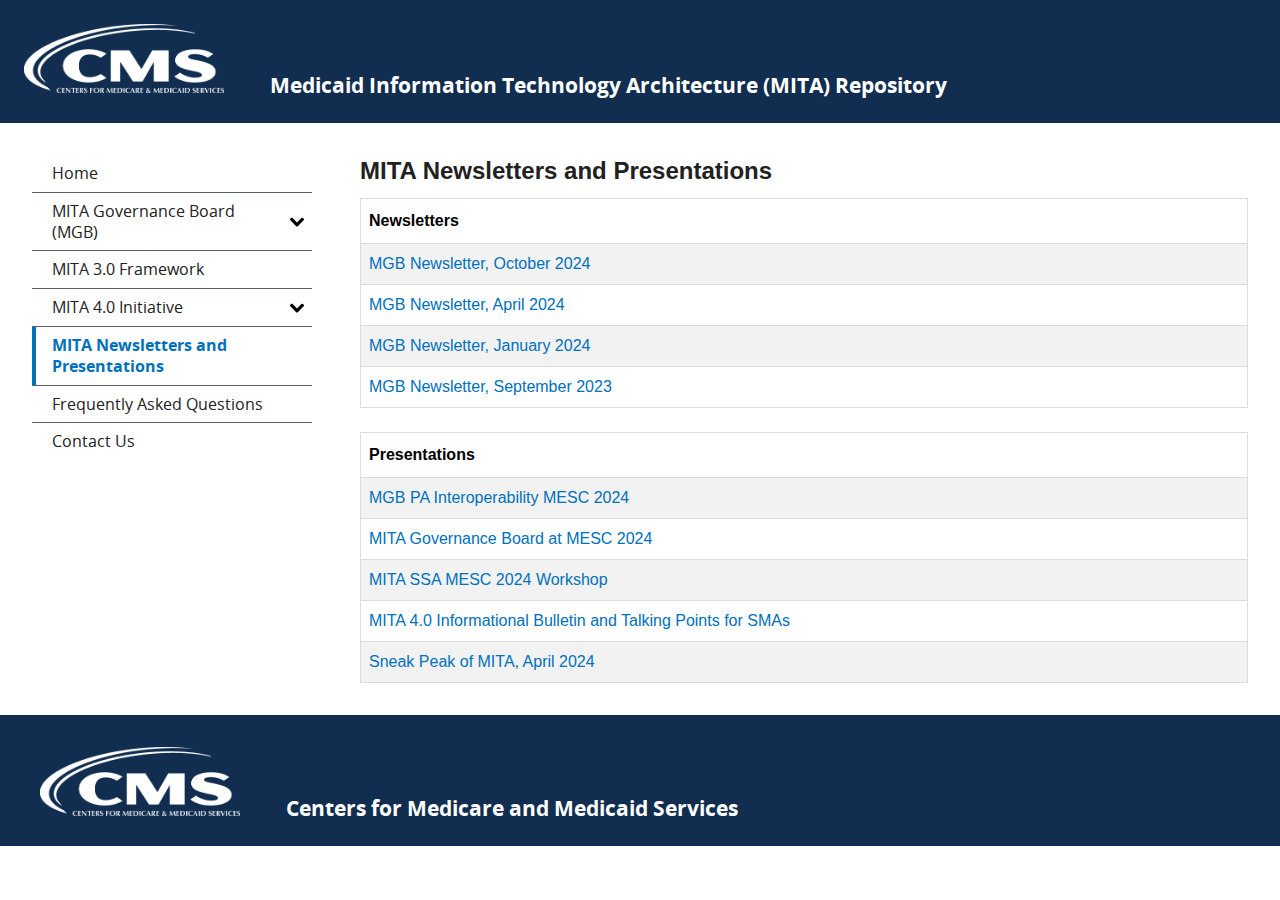
<file: Newsletters_Presentations.html>
<!DOCTYPE html>
<html lang="en-US">
  <head>
  <meta charset="UTF-8">
    <meta http-equiv="X-UA-Compatible" content="IE=edge">
    <meta name="viewport" content="width=device-width, initial-scale=1">
    <link rel="stylesheet" href="assets/css/index.css">
    <link rel="stylesheet" href="main.css">
    <link rel="stylesheet" href="assets/css/style.css">
	<link rel="icon" type="image/png" sizes="32x32" href="assets/images/favicon-32x32.png">
    <link rel="icon" type="image/png" sizes="16x16" href="assets/images/favicon-16x16.png">

    <!--[if lt IE 9]>
    <script src="https://cdnjs.cloudflare.com/ajax/libs/html5shiv/3.7.3/html5shiv.min.js"></script>
    <![endif]-->
    <title>MITA Repository-MITA Newsletters and Presentations</title>
  </head>
  
  <body>
    <a class="ds-c-skip-nav" href="#content">Skip to main content</a>
    <header 
  class="
    ds-base--inverse
    ds-u-padding--3
    ds-u-display--flex
	ds-u-margin-bottom--0
	ds-u-justify-content--between
    ds-u-align-items--center
    "
>	
  <h1 class="ds-h2 ds-u-margin-bottom--0" >
    <a href="https://www.medicaid.gov/medicaid/data-systems/medicaid-information-technology-architecture/index.html" target="_blank"><img src="assets/images/cms-logo-white.png" width="200px"></a>
    <span style="font-size:16pt;font-weight:bold;padding-left:30pt">Medicaid Information Technology Architecture (MITA) Repository</span>
  </h1>
</header>

    <main class="ds-base ds-l-container">
      <div class="ds-l-row">
        <aside class="ds-u-margin-bottom--4 ds-u-md-margin-bottom--0 ds-l-md-col--4 ds-l-lg-col--3">
          <ul class="ds-c-vertical-nav">
            
<li class="ds-c-vertical-nav__item">
    <a class="ds-c-vertical-nav__label" 
      href="index.html">
      Home
    </a>
</li>

<li class="ds-c-vertical-nav__item">
  <button
    class="
      ds-c-vertical-nav__label    
      ds-c-vertical-nav__label--parent
    "
    title=""
    aria-controls="collapsible_for_2"
    aria-expanded="false"
  >
    MITA Governance Board (MGB)
  </button>
  <ul class="ds-c-vertical-nav__subnav" id="collapsible_for_2"  style="display:none;">  
  
    <li class="ds-c-vertical-nav__item">
      <a class="ds-c-vertical-nav__label " 
      href="MITA_Governance_Board_Overview.html">
      MGB Overview
    </a>
    </li>
	
	<li class="ds-c-vertical-nav__item">
     <a class="ds-c-vertical-nav__label" 
      href="Boardmembers.html">
     MGB Board members
    </a>
    </li>
    
    
    <li class="ds-c-vertical-nav__item">
     <a class="ds-c-vertical-nav__label " 
      href="https://www.medicaid.gov/medicaid/data-systems/medicaid-information-technology-architecture/medicaid-information-technology-architecture-governance-board-overview/index.html" target="_blank">
     CMS MGB Site
    </a>
    </li>
  
  </ul>
</li>

    <li class="ds-c-vertical-nav__item">
      <a class="ds-c-vertical-nav__label " 
        href="https://www.medicaid.gov/medicaid/data-systems/medicaid-information-technology-architecture/medicaid-information-technology-architecture-framework/index.html" target="_blank">
         MITA 3.0 Framework
      </a>
    </li>
	
	
<li class="ds-c-vertical-nav__item">
  <button
    class="
      ds-c-vertical-nav__label    
      ds-c-vertical-nav__label--parent
    "
    title=""
    aria-controls="collapsible_for_4"
    aria-expanded="false"
  >
    MITA 4.0 Initiative
  </button>
  <ul class="ds-c-vertical-nav__subnav" id="collapsible_for_4" style="display:none;"> 
	
	<li class="ds-c-vertical-nav__item">
      <a class="ds-c-vertical-nav__label " 
        href="MITA_4.0_Initiative_Overview.html">
        MITA 4.0 Initiative Overview
      </a>
    </li>
	
  <li class="ds-c-vertical-nav__item">
      <a class="ds-c-vertical-nav__label" 
        href="workgroups/Next_Gen_Workgroup.html">
        MITA NextGen Workgroup
      </a>
    </li>
    
    
    <li class="ds-c-vertical-nav__item">
      <a class="ds-c-vertical-nav__label" 
        href="workgroups/Interoperability_Workgroup.html">
        MITA Interoperability Workgroup
      </a>
    </li>
    
    
    <li class="ds-c-vertical-nav__item">
      <a class="ds-c-vertical-nav__label " 
        href="workgroups/State_Self-Assessment_Workgroup.html">
        State Self-Assessment (SS-A) Workgroup
      </a>
    </li>
	
	
	 <li class="ds-c-vertical-nav__item">
      <a class="ds-c-vertical-nav__label " 
        href="workgroups/Communications_Workgroup.html">
        MITA Communications Workgroup
      </a>
    </li>
  </ul>
</li>
 
<li class="ds-c-vertical-nav__item">
  
    <a class="ds-c-vertical-nav__label  ds-c-vertical-nav__label--current" 
      href="">
      MITA Newsletters and Presentations
    </a> 
</li>


<li class="ds-c-vertical-nav__item">
  
    <a class="ds-c-vertical-nav__label " 
      href="faqs.html">
      Frequently Asked Questions
    </a>
  
</li>



<li class="ds-c-vertical-nav__item">
  
    <a class="ds-c-vertical-nav__label " 
      href="Contact_Us.html">Contact Us
    </a>
  
</li>


<script
  id="toc-script"
  type="text/javascript"
  src="assets/js/toc-expand-collapse.js"
  data-path="MITA/"
></script>

          </ul>
         
        </aside>
        <article style="font-family:Arial, Helvetica, sans-serif; font-size:12pt" id="content" class="ds-l-md-col--8 ds-l-lg-col--9">
          <h2 class="ds-h2">MITA Newsletters and Presentations</h2>
            <table id="members">
			<tr>
			<th>Newsletters</th>
			</tr>
			<tr>
			<td><a href="newsletters/MITANewsletterOctober2024.pdf" target="_blank">MGB Newsletter, October 2024</a></td>
			</tr>
			<tr>
			<td><a href="newsletters/MITANewsletterApril2024.pdf" target="_blank">MGB Newsletter, April 2024</a></td>
			</tr>
			<tr>
			<td><a href="newsletters/MITANewsletterJanuary2024.pdf" target="_blank">MGB Newsletter, January 2024</a></td>
			</tr>
			<tr>
			<td><a href="newsletters/MITANewsletterSeptember2023.pdf" target="_blank">MGB Newsletter, September 2023</a></td>
			</tr>
			</table>
			</br>
			<table id="members">
			<tr>
			<th>Presentations</th>
			</tr>
			<tr>
			<td><a href="presentations/MGB PA Interoperability MESC v0.5.pdf" target="_blank">MGB PA Interoperability MESC 2024</a></td>
			</tr>
			<tr>
			<td><a href="presentations/MITA Governance Board at MESC2024.pdf" target="_blank">MITA Governance Board at MESC 2024</a></td>
			</tr>
			<tr>
			<td><a href="presentations/MITA_SSA MESC2024 Workshop.pdf" target="_blank">MITA SSA MESC 2024 Workshop</a></td>
			</tr>
			<tr>
			<td><a href="presentations/MPG-MESC-MITA-Digital.pdf" target="_blank">MITA 4.0 Informational Bulletin and Talking Points for SMAs</a></td>
			</tr>
			<tr>
			<td><a href="presentations/SneakPeekofMITA.pdf" target="_blank">Sneak Peak of MITA, April 2024</a></td>
			</tr>			
			</table>
			</article>
			

      </div>
    </main>
    <footer class="ds-u-fill--gray-lightest">
  <section class="ds-base--inverse">
    <div class="ds-l-container ds-u-padding-top--1">
      <div class="ds-l-row">
        <div
          class="
			ds-base--inverse
			ds-u-padding--3
			ds-u-display--flex
			ds-u-margin-bottom--0
			"
 >
		  
		  <h1 class="ds-h2 ds-u-margin-bottom--0">
    <a href="https://www.medicaid.gov/medicaid/data-systems/medicaid-information-technology-architecture/index.html" target="_blank"><img src="assets/images/cms-logo-white.png" width="200px"></a>
   <span style="font-size:16pt;font-weight:bold; padding-left:30pt">Centers for Medicare and Medicaid Services</span>
  </h1>
		 
        </div>



       
      </div>
    </div>
  </section>
</footer>

    <script src="assets/components/index.js"></script>
    <script type="text/javascript">
      (function makeTablesComplyWithDesignSystem() {
        Array.from(document.querySelectorAll("table")).forEach(function(table) {
          table.setAttribute("class", "ds-c-table ds-text-body--sm")
        });
      })();
    </script>
    <!-- Global site tag (gtag.js) - Google Analytics -->
    <script async src="https://www.googletagmanager.com/gtag/js?id=G-PKN55Q7KS5"></script>
    <script>
      window.dataLayer = window.dataLayer || [];
      function gtag(){dataLayer.push(arguments);}
      gtag('js', new Date());

      gtag('config', 'G-PKN55Q7KS5');
    </script>
  </body>
</html>
</file>
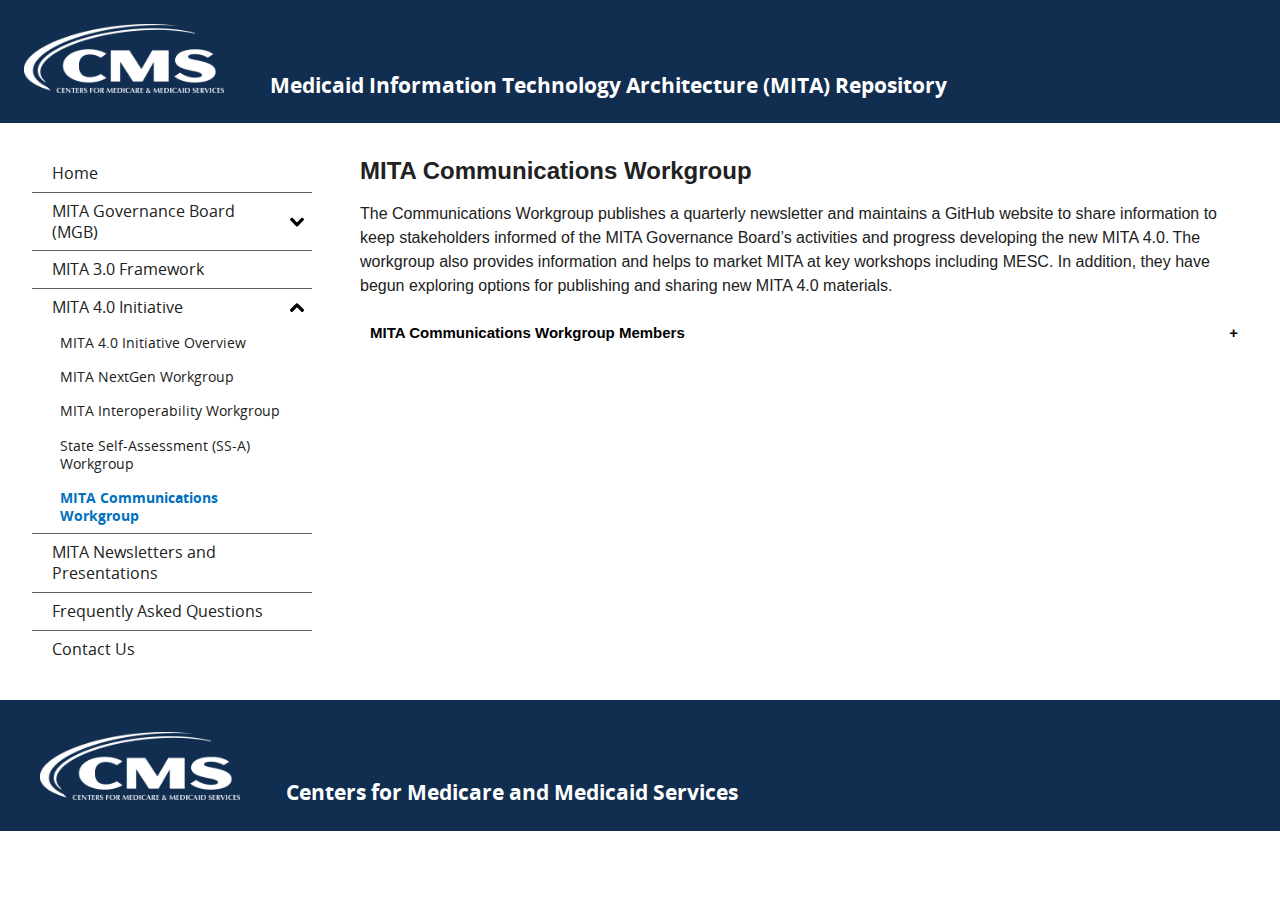
<file: workgroups/Communications_Workgroup.html>
<!DOCTYPE html>
<html lang="en-US">
  <head>
    <meta charset="UTF-8">
    <meta http-equiv="X-UA-Compatible" content="IE=edge">
    <meta name="viewport" content="width=device-width, initial-scale=1">
    <link rel="stylesheet" href="../assets/css/index.css">
    <link rel="stylesheet" href="../main.css">
    <link rel="stylesheet" href="../assets/css/style.css">
	<link rel="icon" type="image/png" sizes="32x32" href="../assets/images/favicon-32x32.png">
    <link rel="icon" type="image/png" sizes="16x16" href="../assets/images/favicon-16x16.png">
    <!--[if lt IE 9]>
    <script src="https://cdnjs.cloudflare.com/ajax/libs/html5shiv/3.7.3/html5shiv.min.js"></script>
    <![endif]-->
    <title>MITA Repository-MITA Communications Workgroup</title>
  </head>
 
  <body>
    <a class="ds-c-skip-nav" href="#content">Skip to main content</a>
    <header 
  class="
    ds-base--inverse
    ds-u-padding--3
    ds-u-display--flex
	ds-u-margin-bottom--0
	ds-u-justify-content--between
    ds-u-align-items--center
    "
>	
  <h1 class="ds-h2 ds-u-margin-bottom--0" >
    <a href="https://www.medicaid.gov/medicaid/data-systems/medicaid-information-technology-architecture/index.html" target="_blank"><img src="../assets/images/cms-logo-white.png" width="200px"></a>
    <span style="font-size:16pt;font-weight:bold;padding-left:30pt">Medicaid Information Technology Architecture (MITA) Repository</span>
  </h1>
</header>


    <main class="ds-base ds-l-container">
      <div class="ds-l-row">
        <aside class="ds-u-margin-bottom--4 ds-u-md-margin-bottom--0 ds-l-md-col--4 ds-l-lg-col--3">
          <ul class="ds-c-vertical-nav">
            
<li class="ds-c-vertical-nav__item">
    <a class="ds-c-vertical-nav__label" 
      href="../index.html">
      Home
    </a>
</li>

<li class="ds-c-vertical-nav__item">
  <button
    class="
      ds-c-vertical-nav__label    
      ds-c-vertical-nav__label--parent
    "
	
    title=""
    aria-controls="collapsible_for_2"
    aria-expanded="false"
  >
    MITA Governance Board (MGB)
  </button>
  <ul class="ds-c-vertical-nav__subnav" id="collapsible_for_2" style="display:none;">  
  
    <li class="ds-c-vertical-nav__item">
      <a class="ds-c-vertical-nav__label" 
      href="../MITA_Governance_Board_Overview.html">
      MGB Overview
    </a>
    </li>
	
	<li class="ds-c-vertical-nav__item">
     <a class="ds-c-vertical-nav__label " 
      href="../Boardmembers.html">
     MGB Board Members
    </a>
    </li>
    
    
    <li class="ds-c-vertical-nav__item">
     <a class="ds-c-vertical-nav__label " 
      href="https://www.medicaid.gov/medicaid/data-systems/medicaid-information-technology-architecture/medicaid-information-technology-architecture-governance-board-overview/index.html" target="_blank">
     CMS MGB Site
    </a>
    </li>
  
  </ul>
</li>

    <li class="ds-c-vertical-nav__item">
      <a class="ds-c-vertical-nav__label " 
        href="https://www.medicaid.gov/medicaid/data-systems/medicaid-information-technology-architecture/medicaid-information-technology-architecture-framework/index.html" target="_blank">
         MITA 3.0 Framework
      </a>
    </li>
	
	
<li class="ds-c-vertical-nav__item">
  <button
    class="
      ds-c-vertical-nav__label    
      ds-c-vertical-nav__label--parent
    "
    title=""
    aria-controls="collapsible_for_4"
    aria-expanded="true"
  >
    MITA 4.0 Initiative
  </button>
  <ul class="ds-c-vertical-nav__subnav" id="collapsible_for_4" > 
  
  <li class="ds-c-vertical-nav__item">
      <a class="ds-c-vertical-nav__label " 
        href="../MITA_4.0_Initiative_Overview.html">
        MITA 4.0 Initiative Overview
      </a>
    </li>
	
  <li class="ds-c-vertical-nav__item">
      <a class="ds-c-vertical-nav__label" 
        href="Next_Gen_Workgroup.html">
        MITA NextGen Workgroup
      </a>
    </li>
      
    <li class="ds-c-vertical-nav__item">
      <a class="ds-c-vertical-nav__label " 
        href="Interoperability_Workgroup.html">
        MITA Interoperability Workgroup
      </a>
    </li>
        
    <li class="ds-c-vertical-nav__item">
      <a class="ds-c-vertical-nav__label" 
        href="State_Self-Assessment_Workgroup.html">
        State Self-Assessment (SS-A) Workgroup
      </a>
    </li>
	
	
	 <li class="ds-c-vertical-nav__item">
      <a class="ds-c-vertical-nav__label ds-c-vertical-nav__label--current" 
        href="">
        MITA Communications Workgroup
      </a>
    </li>
  </ul>
</li>
 
<li class="ds-c-vertical-nav__item">
  
    <a class="ds-c-vertical-nav__label " 
      href="../Newsletters_Presentations.html">
      MITA Newsletters and Presentations
    </a> 
</li>


<li class="ds-c-vertical-nav__item">
  
    <a class="ds-c-vertical-nav__label " 
      href="../faqs.html">
      Frequently Asked Questions
    </a>
  
</li>

<li class="ds-c-vertical-nav__item">
  
    <a class="ds-c-vertical-nav__label " 
      href="../Contact_Us.html">Contact Us
    </a>
  
</li>


<script
  id="toc-script"
  type="text/javascript"
  src="../assets/js/toc-expand-collapse.js"
  data-path="MITA/"
></script>

          </ul>
         
        </aside>
        <article style="font-family:Arial, Helvetica, sans-serif; font-size:12pt" id="content" class="ds-l-md-col--8 ds-l-lg-col--9">
          <h2 class="ds-h2">MITA Communications Workgroup</h2>
		  <p>The Communications Workgroup publishes a quarterly newsletter and maintains a GitHub website to share information to keep stakeholders informed of the MITA Governance Board’s activities and progress developing the new MITA 4.0. The workgroup also provides information and helps to market MITA at key workshops including MESC. In addition, they have begun exploring options for publishing and sharing new MITA 4.0 materials.</p>
		  
		  


<button class="collapsible"><b>MITA Communications Workgroup Members</b></button>
<div class="contentwkgp">	
  <table width="100%">
  
  <tr>
  <th width="33%" style="padding-top:5px; padding-bottom:5px; font-size:12px;"><b>Name</b></th>
  <th width="34%" style="padding-top:5px; padding-bottom:5px; font-size:12px;"><b>Workgroup/workstream</b></th>
  <th width="33%" style="padding-top:5px; padding-bottom:5px; font-size:12px;"><b>Organization</b></th>
  </tr>
  
  <tr>
  <td style="padding-top:5px; padding-bottom:5px; font-size:12px;">Eliza Baldwin</td>
  <td style="padding-top:5px; padding-bottom:5px; font-size:12px;">MITA Communications Workgroup</td>
  <td style="padding-top:5px; padding-bottom:5px; font-size:12px;">Gainwell</td>
  </tr>
  
  <tr>
  <td style="padding-top:5px; padding-bottom:5px; font-size:12px;">Robynn Butler</td>
  <td style="padding-top:5px; padding-bottom:5px; font-size:12px;">MITA Communications Workgroup</td>
  <td style="padding-top:5px; padding-bottom:5px; font-size:12px;">South Carolina</td>
  </tr>
  
  <tr>
  <td style="padding-top:5px; padding-bottom:5px; font-size:12px;">Julie Cato</td>
  <td style="padding-top:5px; padding-bottom:5px; font-size:12px;">MITA Communications Workgroup</td>
  <td style="padding-top:5px; padding-bottom:5px; font-size:12px;">New Jersey</td>
  </tr>
  
  <tr>
  <td style="padding-top:5px; padding-bottom:5px; font-size:12px;">Michael Collisi</td>
  <td style="padding-top:5px; padding-bottom:5px; font-size:12px;">MGB Board member, MITA Communications Workgroup/Lead</td>
  <td style="padding-top:5px; padding-bottom:5px; font-size:12px;">CSG</td>
  </tr> 
  
  <tr>
  <td style="padding-top:5px; padding-bottom:5px; font-size:12px;">Nicolle Field</td>
  <td style="padding-top:5px; padding-bottom:5px; font-size:12px;">MGB Board member, MITA Communications Workgroup/Co-lead</td>
  <td style="padding-top:5px; padding-bottom:5px; font-size:12px;">North Highland</td>
  </tr>
  
  <tr>
  <td style="padding-top:5px; padding-bottom:5px; font-size:12px;">Vicki Foreman</td>
  <td style="padding-top:5px; padding-bottom:5px; font-size:12px;">MITA Communications Workgroup</td>
  <td style="padding-top:5px; padding-bottom:5px; font-size:12px;">Colorado</td>
  </tr>
  
  <tr>
  <td style="padding-top:5px; padding-bottom:5px; font-size:12px;">Vivian de la Gandara</td>
  <td style="padding-top:5px; padding-bottom:5px; font-size:12px;">MGB Board member, MITA Communications Workgroup</td>
  <td style="padding-top:5px; padding-bottom:5px; font-size:12px;">MMISME/EY</td>
  </tr>
  
  <tr>
  <td style="padding-top:5px; padding-bottom:5px; font-size:12px;">Mike Gray</td>
  <td style="padding-top:5px; padding-bottom:5px; font-size:12px;">MITA Communications Workgroup</td>
  <td style="padding-top:5px; padding-bottom:5px; font-size:12px;">California</td>
  </tr>
   
  <tr>
  <td style="padding-top:5px; padding-bottom:5px; font-size:12px;">Bonnie Harris</td>
  <td style="padding-top:5px; padding-bottom:5px; font-size:12px;">MITA Communications Workgroup</td>
  <td style="padding-top:5px; padding-bottom:5px; font-size:12px;">PCGUS</td>
  </tr>
  
  <tr>
  <td style="padding-top:5px; padding-bottom:5px; font-size:12px;">Nicholas Havens</td>
  <td style="padding-top:5px; padding-bottom:5px; font-size:12px;">MITA Communications Workgroup</td>
  <td style="padding-top:5px; padding-bottom:5px; font-size:12px;">Wisconsin</td>
  </tr>
  
  <tr>
  <td style="padding-top:5px; padding-bottom:5px; font-size:12px;">Trish Heiman</td>
  <td style="padding-top:5px; padding-bottom:5px; font-size:12px;">MITA Communications Workgroup</td>
  <td style="padding-top:5px; padding-bottom:5px; font-size:12px;">MITRE</td>
  </tr>

  <tr>
  <td style="padding-top:5px; padding-bottom:5px; font-size:12px;">Lisa Maiuro</td>
  <td style="padding-top:5px; padding-bottom:5px; font-size:12px;">MITA Communications Workgroup</td>
  <td style="padding-top:5px; padding-bottom:5px; font-size:12px;">PCGUS</td>
  </tr>
  
  <tr>
  <td style="padding-top:5px; padding-bottom:5px; font-size:12px;">Linda Moore</td>
  <td style="padding-top:5px; padding-bottom:5px; font-size:12px;">MITA Communications Workgroup</td>
  <td style="padding-top:5px; padding-bottom:5px; font-size:12px;">New Mexico</td>
  </tr>
  
  <tr>
  <td style="padding-top:5px; padding-bottom:5px; font-size:12px;">Cindy Taylor</td>
  <td style="padding-top:5px; padding-bottom:5px; font-size:12px;">MITA Communications Workgroup</td>
  <td style="padding-top:5px; padding-bottom:5px; font-size:12px;">NTT Data</td>
  </tr>
  
  <tr>
  <td style="padding-top:5px; padding-bottom:5px; font-size:12px;">Chris Underwood</td>
  <td style="padding-top:5px; padding-bottom:5px; font-size:12px;">MITA Communications Workgroup</td>
  <td style="padding-top:5px; padding-bottom:5px; font-size:12px;">Colorado</td>
  </tr> 
  </table>
</div>	
        </article>
      </div>
    </main>
    <footer class="ds-u-fill--gray-lightest">
  <section class="ds-base--inverse">
    <div class="ds-l-container ds-u-padding-top--1">
      <div class="ds-l-row">
        <div
          class="
			ds-base--inverse
			ds-u-padding--3
			ds-u-display--flex
			ds-u-margin-bottom--0
			"
 >
		  
		  <h1 class="ds-h2 ds-u-margin-bottom--0">
    <a href="https://www.medicaid.gov/medicaid/data-systems/medicaid-information-technology-architecture/index.html" target="_blank"><img src="../assets/images/cms-logo-white.png"width="200px"></a>
   <span style="font-size:16pt;font-weight:bold; padding-left:30pt">Centers for Medicare and Medicaid Services</span>
  </h1>
		 
        </div>
   
      </div>
    </div>
  </section>
</footer>

    <script src="../assets/components/index.js"></script>
    <script type="text/javascript">
      (function makeTablesComplyWithDesignSystem() {
        Array.from(document.querySelectorAll("table")).forEach(function(table) {
          table.setAttribute("class", "ds-c-table ds-text-body--sm")
        });
      })();
    </script>
    <!-- Global site tag (gtag.js) - Google Analytics -->
    <script async src="https://www.googletagmanager.com/gtag/js?id=G-PKN55Q7KS5"></script>
    <script>
      window.dataLayer = window.dataLayer || [];
      function gtag(){dataLayer.push(arguments);}
      gtag('js', new Date());

      gtag('config', 'G-PKN55Q7KS5');
    </script>
	<script  type="text/javascript">
var coll = document.getElementsByClassName("collapsible");
var i;

for (i = 0; i < coll.length; i++) {
  coll[i].addEventListener("click", function() {
    this.classList.toggle("active");
    var content = this.nextElementSibling;
    if (content.style.maxHeight){
      content.style.maxHeight = null;
    } else {
      content.style.maxHeight = content.scrollHeight + "px";
    } 
  });
}
</script>
  </body>
</html>
</file>
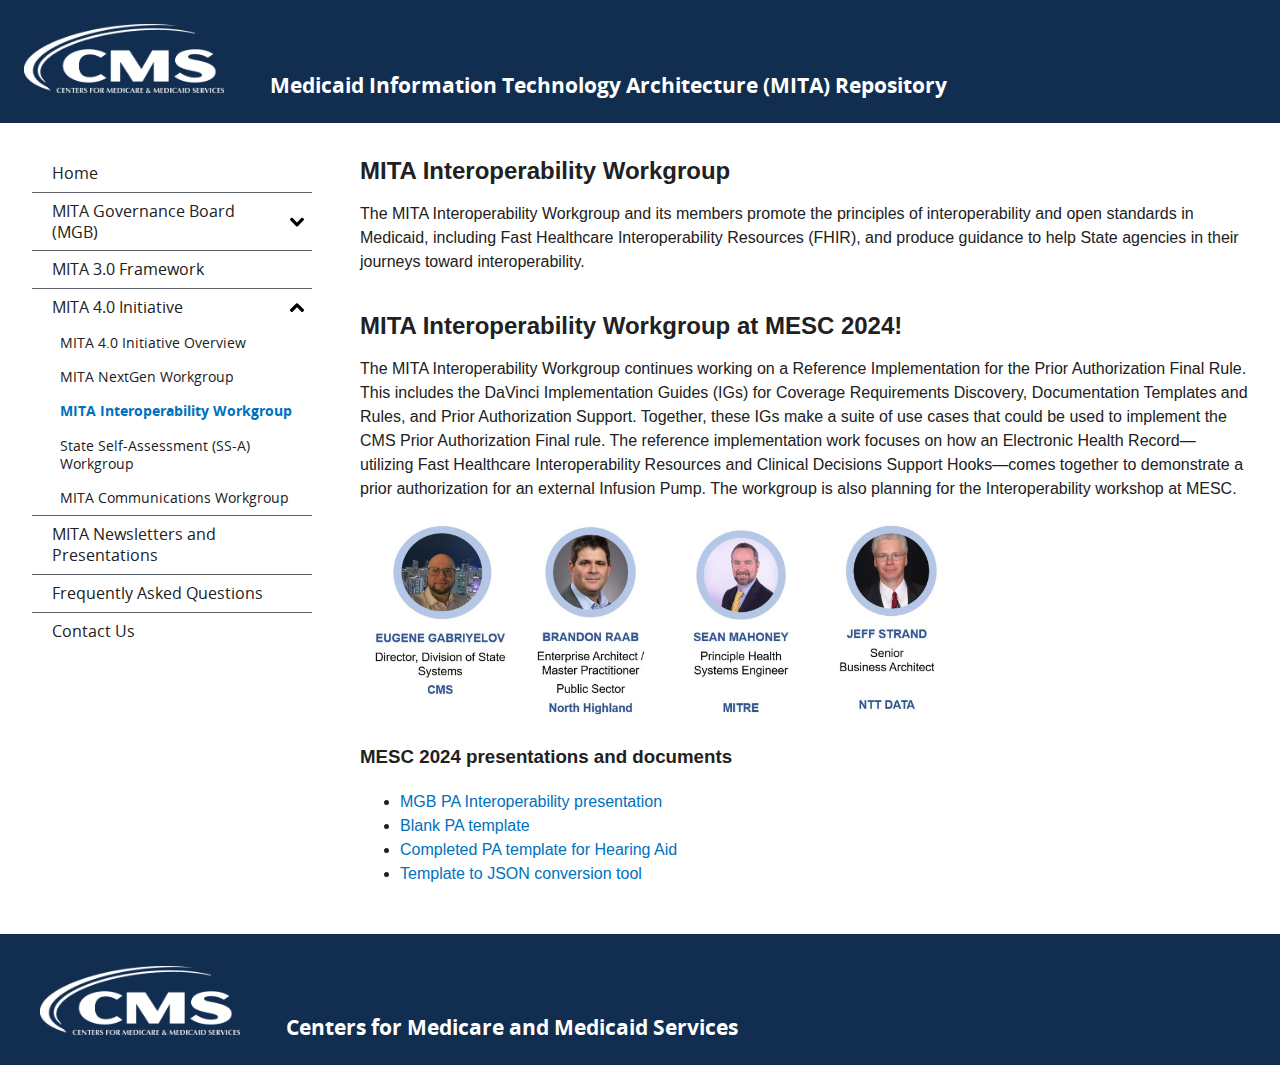
<file: workgroups/Interoperability_Workgroup.html>
<!DOCTYPE html>
<html lang="en-US">
  <head>
    <meta charset="UTF-8">
    <meta http-equiv="X-UA-Compatible" content="IE=edge">
    <meta name="viewport" content="width=device-width, initial-scale=1">
    <link rel="stylesheet" href="../assets/css/index.css">
    <link rel="stylesheet" href="../main.css">
    <link rel="stylesheet" href="../assets/css/style.css">
	<link rel="icon" type="image/png" sizes="32x32" href="../assets/images/favicon-32x32.png">
    <link rel="icon" type="image/png" sizes="16x16" href="../assets/images/favicon-16x16.png">
    <!--[if lt IE 9]>
    <script src="https://cdnjs.cloudflare.com/ajax/libs/html5shiv/3.7.3/html5shiv.min.js"></script>
    <![endif]-->
    <title>MITA Repository-MITA Interoperability Workgroup</title>
  </head>
 
  <body>
    <a class="ds-c-skip-nav" href="#content">Skip to main content</a>
    <header 
  class="
    ds-base--inverse
    ds-u-padding--3
    ds-u-display--flex
	ds-u-margin-bottom--0
	ds-u-justify-content--between
    ds-u-align-items--center
    "
>	
  <h1 class="ds-h2 ds-u-margin-bottom--0" >
    <a href="https://www.medicaid.gov/medicaid/data-systems/medicaid-information-technology-architecture/index.html" target="_blank"><img src="../assets/images/cms-logo-white.png" width="200px"></a>
    <span style="font-size:16pt;font-weight:bold;padding-left:30pt">Medicaid Information Technology Architecture (MITA) Repository</span>
  </h1>
</header>


    <main class="ds-base ds-l-container">
      <div class="ds-l-row">
        <aside class="ds-u-margin-bottom--4 ds-u-md-margin-bottom--0 ds-l-md-col--4 ds-l-lg-col--3">
          <ul class="ds-c-vertical-nav">
            
<li class="ds-c-vertical-nav__item">
    <a class="ds-c-vertical-nav__label" 
      href="../index.html">
      Home
    </a>
</li>

<li class="ds-c-vertical-nav__item">
  <button
    class="
      ds-c-vertical-nav__label    
      ds-c-vertical-nav__label--parent
    "
	
    title=""
    aria-controls="collapsible_for_2"
    aria-expanded="false"
  >
    MITA Governance Board (MGB)
  </button>
  <ul class="ds-c-vertical-nav__subnav" id="collapsible_for_2" style="display:none;">  
  
    <li class="ds-c-vertical-nav__item">
      <a class="ds-c-vertical-nav__label" 
      href="../MITA_Governance_Board_Overview.html">
      MGB Overview
    </a>
    </li>
	
	<li class="ds-c-vertical-nav__item">
     <a class="ds-c-vertical-nav__label " 
      href="../Boardmembers.html">
     MGB Board Members
    </a>
    </li>
    
    
    <li class="ds-c-vertical-nav__item">
     <a class="ds-c-vertical-nav__label " 
      href="https://www.medicaid.gov/medicaid/data-systems/medicaid-information-technology-architecture/medicaid-information-technology-architecture-governance-board-overview/index.html" target="_blank">
     CMS MGB Site
    </a>
    </li>
  
  </ul>
</li>

    <li class="ds-c-vertical-nav__item">
      <a class="ds-c-vertical-nav__label " 
        href="https://www.medicaid.gov/medicaid/data-systems/medicaid-information-technology-architecture/medicaid-information-technology-architecture-framework/index.html" target="_blank">
         MITA 3.0 Framework
      </a>
    </li>
	
	
<li class="ds-c-vertical-nav__item">
  <button
    class="
      ds-c-vertical-nav__label    
      ds-c-vertical-nav__label--parent
    "
    title=""
    aria-controls="collapsible_for_4"
    aria-expanded="true"
  >
    MITA 4.0 Initiative
  </button>
  <ul class="ds-c-vertical-nav__subnav" id="collapsible_for_4" > 
  
  <li class="ds-c-vertical-nav__item">
      <a class="ds-c-vertical-nav__label " 
        href="../MITA_4.0_Initiative_Overview.html">
        MITA 4.0 Initiative Overview
      </a>
    </li>
	
  <li class="ds-c-vertical-nav__item">
      <a class="ds-c-vertical-nav__label" 
        href="Next_Gen_Workgroup.html">
        MITA NextGen Workgroup
      </a>
    </li>
      
    <li class="ds-c-vertical-nav__item">
      <a class="ds-c-vertical-nav__label ds-c-vertical-nav__label--current" 
        href="">
        MITA Interoperability Workgroup
      </a>
    </li>
        
    <li class="ds-c-vertical-nav__item">
      <a class="ds-c-vertical-nav__label " 
        href="State_Self-Assessment_Workgroup.html">
        State Self-Assessment (SS-A) Workgroup
      </a>
    </li>
	
	
	 <li class="ds-c-vertical-nav__item">
      <a class="ds-c-vertical-nav__label " 
        href="Communications_Workgroup.html">
        MITA Communications Workgroup
      </a>
    </li>
  </ul>
</li>
 
<li class="ds-c-vertical-nav__item">
  
    <a class="ds-c-vertical-nav__label " 
      href="../Newsletters_Presentations.html">
      MITA Newsletters and Presentations
    </a> 
</li>


<li class="ds-c-vertical-nav__item">
  
    <a class="ds-c-vertical-nav__label " 
      href="../faqs.html">
      Frequently Asked Questions
    </a>
  
</li>

<li class="ds-c-vertical-nav__item">
  
    <a class="ds-c-vertical-nav__label " 
      href="../Contact_Us.html">Contact Us
    </a>
  
</li>


<script
  id="toc-script"
  type="text/javascript"
  src="../assets/js/toc-expand-collapse.js"
  data-path="MITA/"
></script>

          </ul>
         
        </aside>
        <article style="font-family:Arial, Helvetica, sans-serif; font-size:12pt" id="content" class="ds-l-md-col--8 ds-l-lg-col--9">
          <h2 class="ds-h2">MITA Interoperability Workgroup</h2>
		  <p>The MITA Interoperability Workgroup and its members promote the principles of interoperability and open standards in Medicaid, including Fast Healthcare Interoperability Resources (FHIR), and produce guidance to help State agencies in their journeys toward interoperability.</p>
	
			
			<h2 class="ds-h2">MITA Interoperability Workgroup at MESC 2024!</h2>
            <p>The MITA Interoperability Workgroup continues working on a Reference Implementation for
the Prior Authorization Final Rule. This includes the DaVinci Implementation Guides (IGs) for
Coverage Requirements Discovery, Documentation Templates and Rules, and Prior Authorization
Support. Together, these IGs make a suite of use cases that could be used to implement the CMS
Prior Authorization Final rule. The reference implementation work focuses on how an Electronic
Health Record—utilizing Fast Healthcare Interoperability Resources and Clinical Decisions Support
Hooks—comes together to demonstrate a prior authorization for an external Infusion Pump. The
workgroup is also planning for the Interoperability workshop at MESC.</p>
			<img src="../assets/images/MESC2024_Workshop_Speaker.png" width="600px" alt="Workshop Speakers" />
			<h3>MESC 2024 presentations and documents</h3>
			<ul>
			<li><a href="../presentations/MGB%20PA%20Interoperability%20MESC%20v0.5.pdf" target="_blank">MGB PA Interoperability presentation</a></li>
			<li><a href="../PriorAuthorizationSpecs/PriorAuthorizationDeterminationTemplate.pdf" target="_blank">Blank PA template</a></li>
			<li><a href="../PriorAuthorizationSpecs/PriorAuthorizationDeterminationHearingAids.pdf" target="_blank">Completed PA template for Hearing Aid</a></li>
			<li><a href="https://smahoney10.github.io/PAwebform/" target="_blank">Template to JSON conversion tool</a></li>
			</ul>
			


        </article>
      </div>
    </main>
    <footer class="ds-u-fill--gray-lightest">
  <section class="ds-base--inverse">
    <div class="ds-l-container ds-u-padding-top--1">
      <div class="ds-l-row">
        <div
          class="
			ds-base--inverse
			ds-u-padding--3
			ds-u-display--flex
			ds-u-margin-bottom--0
			"
 >
		  
		  <h1 class="ds-h2 ds-u-margin-bottom--0">
    <a href="https://www.medicaid.gov/medicaid/data-systems/medicaid-information-technology-architecture/index.html" target="_blank"><img src="../assets/images/cms-logo-white.png"width="200px"></a>
   <span style="font-size:16pt;font-weight:bold; padding-left:30pt">Centers for Medicare and Medicaid Services</span>
  </h1>
		 
        </div>
     
      </div>
    </div>
  </section>
</footer>

    <script src="../assets/components/index.js"></script>
    <script type="text/javascript">
      (function makeTablesComplyWithDesignSystem() {
        Array.from(document.querySelectorAll("table")).forEach(function(table) {
          table.setAttribute("class", "ds-c-table ds-text-body--sm")
        });
      })();
    </script>
    <!-- Global site tag (gtag.js) - Google Analytics -->
    <script async src="https://www.googletagmanager.com/gtag/js?id=G-PKN55Q7KS5"></script>
    <script>
      window.dataLayer = window.dataLayer || [];
      function gtag(){dataLayer.push(arguments);}
      gtag('js', new Date());

      gtag('config', 'G-PKN55Q7KS5');
    </script>
  </body>
</html>
</file>
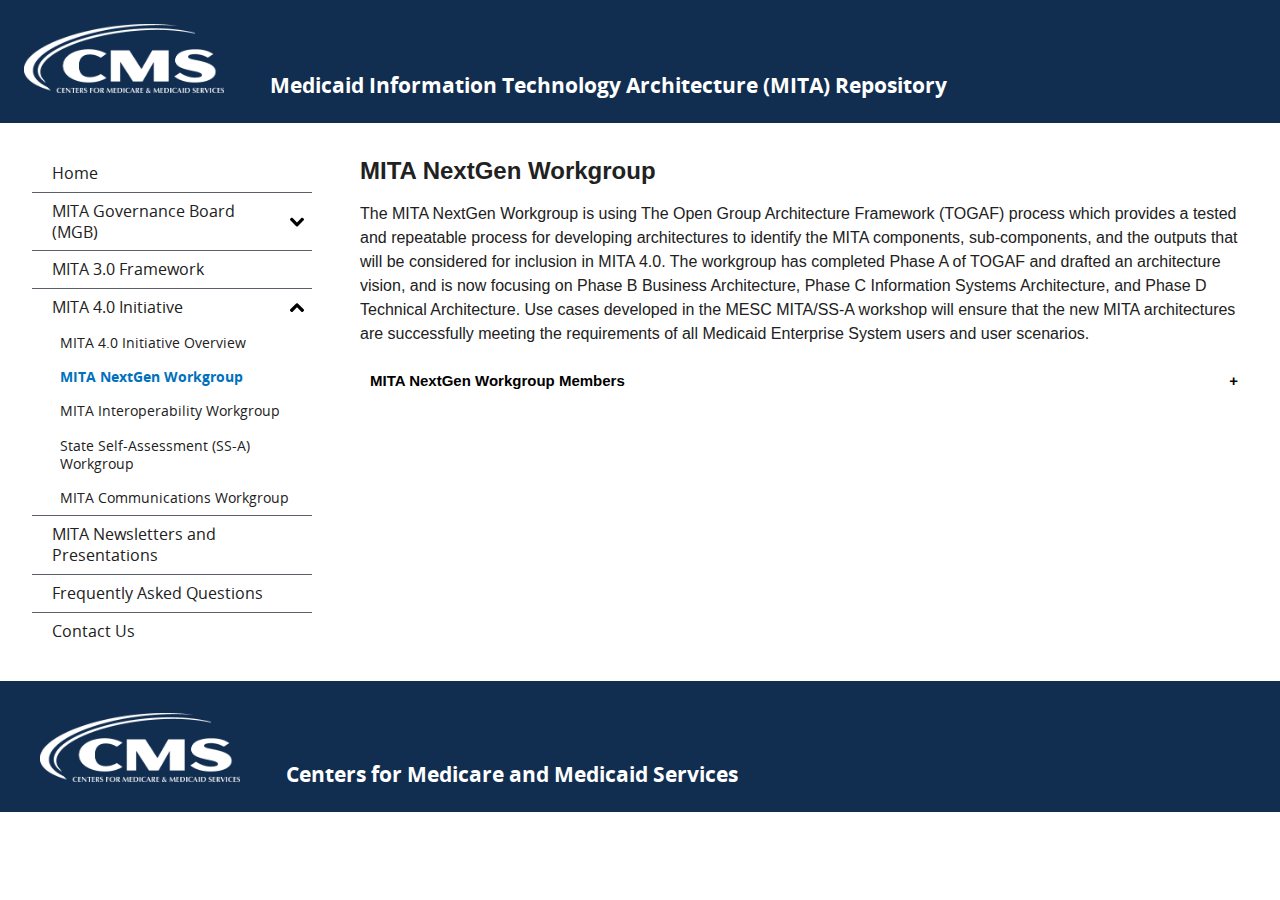
<file: workgroups/Next_Gen_Workgroup.html>
<!DOCTYPE html>
<html lang="en-US">
  <head>
     <meta charset="UTF-8">
    <meta http-equiv="X-UA-Compatible" content="IE=edge">
    <meta name="viewport" content="width=device-width, initial-scale=1">
    <link rel="stylesheet" href="../assets/css/index.css">
    <link rel="stylesheet" href="../main.css">
    <link rel="stylesheet" href="../assets/css/style.css">
	<link rel="icon" type="image/png" sizes="32x32" href="../assets/images/favicon-32x32.png">
    <link rel="icon" type="image/png" sizes="16x16" href="../assets/images/favicon-16x16.png">
    <!--[if lt IE 9]>
    <script src="https://cdnjs.cloudflare.com/ajax/libs/html5shiv/3.7.3/html5shiv.min.js"></script>
    <![endif]-->
    <title>MITA Repository-MITA NextGen Workgroup</title>
 
  </head>
 
  <body>
    <a class="ds-c-skip-nav" href="#content">Skip to main content</a>
    <header 
  class="
    ds-base--inverse
    ds-u-padding--3
    ds-u-display--flex
	ds-u-margin-bottom--0
	ds-u-justify-content--between
    ds-u-align-items--center
    "
>	
  <h1 class="ds-h2 ds-u-margin-bottom--0" >
    <a href="https://www.medicaid.gov/medicaid/data-systems/medicaid-information-technology-architecture/index.html" target="_blank"><img src="../assets/images/cms-logo-white.png" width="200px"></a>
    <span style="font-size:16pt;font-weight:bold;padding-left:30pt">Medicaid Information Technology Architecture (MITA) Repository</span>
  </h1>
</header>


    <main class="ds-base ds-l-container">
      <div class="ds-l-row">
        <aside class="ds-u-margin-bottom--4 ds-u-md-margin-bottom--0 ds-l-md-col--4 ds-l-lg-col--3">
          <ul class="ds-c-vertical-nav">
            
<li class="ds-c-vertical-nav__item">
    <a class="ds-c-vertical-nav__label" 
      href="../index.html">
      Home
    </a>
</li>

<li class="ds-c-vertical-nav__item">
  <button
    class="
      ds-c-vertical-nav__label    
      ds-c-vertical-nav__label--parent
    "
	
    title=""
    aria-controls="collapsible_for_2"
    aria-expanded="false"
  >
    MITA Governance Board (MGB)
  </button>
  <ul class="ds-c-vertical-nav__subnav" id="collapsible_for_2" style="display:none;">  
  
    <li class="ds-c-vertical-nav__item">
      <a class="ds-c-vertical-nav__label" 
      href="../MITA_Governance_Board_Overview.html">
      MGB Overview
    </a>
    </li>
	
	<li class="ds-c-vertical-nav__item">
     <a class="ds-c-vertical-nav__label " 
      href="../Boardmembers.html">
     MGB Board Members
    </a>
    </li>
    
    
    <li class="ds-c-vertical-nav__item">
     <a class="ds-c-vertical-nav__label " 
      href="https://www.medicaid.gov/medicaid/data-systems/medicaid-information-technology-architecture/medicaid-information-technology-architecture-governance-board-overview/index.html" target="_blank">
     CMS MGB Site
    </a>
    </li>
  
  </ul>
</li>

    <li class="ds-c-vertical-nav__item">
      <a class="ds-c-vertical-nav__label " 
        href="https://www.medicaid.gov/medicaid/data-systems/medicaid-information-technology-architecture/medicaid-information-technology-architecture-framework/index.html" target="_blank">
         MITA 3.0 Framework
      </a>
    </li>
	
	
<li class="ds-c-vertical-nav__item">
  <button
    class="
      ds-c-vertical-nav__label    
      ds-c-vertical-nav__label--parent
    "
    title=""
    aria-controls="collapsible_for_4"
    aria-expanded="true"
  >
    MITA 4.0 Initiative
  </button>
  <ul class="ds-c-vertical-nav__subnav" id="collapsible_for_4" > 
  
  <li class="ds-c-vertical-nav__item">
      <a class="ds-c-vertical-nav__label " 
        href="../MITA_4.0_Initiative_Overview.html">
        MITA 4.0 Initiative Overview
      </a>
    </li>
	
  <li class="ds-c-vertical-nav__item">
      <a class="ds-c-vertical-nav__label ds-c-vertical-nav__label--current " 
        href="">
        MITA NextGen Workgroup
      </a>
    </li>
    
    
    <li class="ds-c-vertical-nav__item">
      <a class="ds-c-vertical-nav__label " 
        href="Interoperability_Workgroup.html">
        MITA Interoperability Workgroup
      </a>
    </li>
    
    
    <li class="ds-c-vertical-nav__item">
      <a class="ds-c-vertical-nav__label " 
        href="State_Self-Assessment_Workgroup.html">
        State Self-Assessment (SS-A) Workgroup
      </a>
    </li>
	
	
	 <li class="ds-c-vertical-nav__item">
      <a class="ds-c-vertical-nav__label " 
        href="Communications_Workgroup.html">
        MITA Communications Workgroup
      </a>
    </li>
  </ul>
</li>
 
<li class="ds-c-vertical-nav__item">
  
    <a class="ds-c-vertical-nav__label " 
      href="../Newsletters_Presentations.html">
      MITA Newsletters and Presentations
    </a> 
</li>


<li class="ds-c-vertical-nav__item">
  
    <a class="ds-c-vertical-nav__label " 
      href="../faqs.html">
      Frequently Asked Questions
    </a>
  
</li>



<li class="ds-c-vertical-nav__item">
  
    <a class="ds-c-vertical-nav__label " 
      href="../Contact_Us.html">Contact Us
    </a>
  
</li>


<script
  id="toc-script"
  type="text/javascript"
  src="../assets/js/toc-expand-collapse.js"
  data-path="MITA/"
></script>

          </ul>
         
        </aside>
        <article style="font-family:Arial, Helvetica, sans-serif; font-size:12pt" id="content" class="ds-l-md-col--8 ds-l-lg-col--9">
          <h2 class="ds-h2">MITA NextGen Workgroup</h2>
		  <p>The MITA NextGen Workgroup is using The Open Group Architecture Framework (TOGAF)
process which provides a tested and repeatable process for
developing architectures to identify the MITA components, sub-components, and the outputs
that will be considered for inclusion in MITA 4.0. The workgroup has completed Phase A of TOGAF
and drafted an architecture vision, and is now focusing on Phase B Business Architecture, Phase C
Information Systems Architecture, and Phase D Technical Architecture. Use cases developed in the
MESC MITA/SS-A workshop will ensure that the new MITA architectures are successfully meeting
the requirements of all Medicaid Enterprise System users and user scenarios.</p>

	
	<button class="collapsible"><b>MITA NextGen Workgroup Members</b></button>
<div class="contentwkgp">	
  <table style="width:100%">
  <tr>
  <th  width="33%" style="padding-top:5px; padding-bottom:5px; font-size:12px;"><b>Name</b>
  </th>
  <th  width="34%" style="padding-top:5px; padding-bottom:5px; font-size:12px;"><b>Workgroup/workstream</b>
  </th>
  <th  width="33%" style="padding-top:5px; padding-bottom:5px; font-size:12px;"><b>Current Affiliation</b>
  </th>
  </tr>
  
  <tr>
  <td style="padding-top:5px; padding-bottom:5px; font-size:12px;">Paruj Acharya</td>
  <td style="padding-top:5px; padding-bottom:5px; font-size:12px;">MITA NextGen Workgroup
  </td>
  <td style="padding-top:5px; padding-bottom:5px; font-size:12px;" >UHC</td>
  </tr>
  
  <tr>
  <td style="padding-top:5px; padding-bottom:5px; font-size:12px;">Jamileh Assaf</td>
  <td style="padding-top:5px; padding-bottom:5px; font-size:12px;">MITA NextGen Workgroup
  </td>
  <td style="padding-top:5px; padding-bottom:5px; font-size:12px;">Ohio</td>
  </tr>
  
  <tr>
  <td style="padding-top:5px; padding-bottom:5px; font-size:12px;">Laura Hugill Belken</td>
  <td style="padding-top:5px; padding-bottom:5px; font-size:12px;">MITA NextGen Workgroup</td>
  <td style="padding-top:5px; padding-bottom:5px; font-size:12px;"></td>
  </tr>
  
  <tr>
  <td style="padding-top:5px; padding-bottom:5px; font-size:12px;">Joseph Capecci</td>
  <td style="padding-top:5px; padding-bottom:5px; font-size:12px;">MITA NextGen Workgroup</td>
  <td style="padding-top:5px; padding-bottom:5px; font-size:12px;">Colorado</td>
  </tr>
  
  <tr>
  <td style="padding-top:5px; padding-bottom:5px; font-size:12px;">Dwayne Carter</td>
  <td style="padding-top:5px; padding-bottom:5px; font-size:12px;">MITA NextGen Workgroup</td>
  <td style="padding-top:5px; padding-bottom:5px; font-size:12px;">BluStrategies</td>
  </tr>
  
  <tr>
  <td style="padding-top:5px; padding-bottom:5px; font-size:12px;">Kevin Chartrand</td>
  <td style="padding-top:5px; padding-bottom:5px; font-size:12px;">MITA NextGen Workgroup</td>
  <td style="padding-top:5px; padding-bottom:5px; font-size:12px;">Berry Dunn</td>
  </tr>
  
  <tr>
  <td style="padding-top:5px; padding-bottom:5px; font-size:12px;">Tobi Daniels</td>
  <td style="padding-top:5px; padding-bottom:5px; font-size:12px;">MITA NextGen Workgroup</td>
  <td style="padding-top:5px; padding-bottom:5px; font-size:12px;">North Carolin</td>
  </tr>
  
  <tr>
  <td style="padding-top:5px; padding-bottom:5px; font-size:12px;">Ben Deifik</td>
  <td style="padding-top:5px; padding-bottom:5px; font-size:12px;">MITA NextGen Workgroup</td>
  <td style="padding-top:5px; padding-bottom:5px; font-size:12px;">CSG</td>
  </tr>
  
  <tr>
  <td style="padding-top:5px; padding-bottom:5px; font-size:12px;">Alicia Dyer</td>
  <td style="padding-top:5px; padding-bottom:5px; font-size:12px;">MITA NextGen Workgroup</td> 
  <td style="padding-top:5px; padding-bottom:5px; font-size:12px;">Florida</td>
  </tr>
  
  <tr>
  <td style="padding-top:5px; padding-bottom:5px; font-size:12px;">Hedi Fox</td>
  <td style="padding-top:5px; padding-bottom:5px; font-size:12px;">MITA NextGen Workgroup</td>
  <td style="padding-top:5px; padding-bottom:5px; font-size:12px;">Florida</td>
  </tr>
  
  <tr>
  <td style="padding-top:5px; padding-bottom:5px; font-size:12px;">Avery Flower</td>
  <td style="padding-top:5px; padding-bottom:5px; font-size:12px;">MITA NextGen Workgroup</td>
  <td style="padding-top:5px; padding-bottom:5px; font-size:12px;">Georgia</td>
  </tr>
  
  <tr>
  <td style="padding-top:5px; padding-bottom:5px; font-size:12px;">Paul Francis</td>
  <td style="padding-top:5px; padding-bottom:5px; font-size:12px;">MITA NextGen Workgroup</td>
  <td style="padding-top:5px; padding-bottom:5px; font-size:12px;">North Carolin</td>
  </tr>
  
  <tr>
  <td style="padding-top:5px; padding-bottom:5px; font-size:12px;">Vivian de la Gandara</td>
  <td style="padding-top:5px; padding-bottom:5px; font-size:12px;">MGB Board member, MITA NextGen Workgroup</td>
  <td style="padding-top:5px; padding-bottom:5px; font-size:12px;">MMISME/EY</td>
  </tr>
  
  <tr>
  <td style="padding-top:5px; padding-bottom:5px; font-size:12px;">Jim Griffith</td>
  <td style="padding-top:5px; padding-bottom:5px; font-size:12px;">MITA NextGen Workgroup</td>
  <td style="padding-top:5px; padding-bottom:5px; font-size:12px;">NTT Data</td>
  </tr>
  
  <tr>
  <td style="padding-top:5px; padding-bottom:5px; font-size:12px;">Jessica Groeling</td>
  <td style="padding-top:5px; padding-bottom:5px; font-size:12px;">MGB Board member, MITA NextGen Workgroup/State Lead</td>
  <td style="padding-top:5px; padding-bottom:5px; font-size:12px;">Vermont</td>
  </tr>
  
  <tr>
  <td style="padding-top:5px; padding-bottom:5px; font-size:12px;">Bonnie Harris</td>
  <td style="padding-top:5px; padding-bottom:5px; font-size:12px;">MITA NextGen Workgroup</td>
  <td style="padding-top:5px; padding-bottom:5px; font-size:12px;">PCG</td>
  </tr> 
  
  <tr>
  <td style="padding-top:5px; padding-bottom:5px; font-size:12px;">Carol Hefling</td>
  <td style="padding-top:5px; padding-bottom:5px; font-size:12px;">MITA NextGen Workgroup</td>
  <td style="padding-top:5px; padding-bottom:5px; font-size:12px;">Kentucky</td>
  </tr>
  
  <tr>
  <td style="padding-top:5px; padding-bottom:5px; font-size:12px;">Justin Irving</td>
  <td style="padding-top:5px; padding-bottom:5px; font-size:12px;">MITA NextGen Workgroup/Co-lead, BA Subworkgroup/MITRE support, IA Subworkgroup/MITRE support</td>
  <td style="padding-top:5px; padding-bottom:5px; font-size:12px;">MITRE</td>
  </tr>
  
  <tr>
  <td style="padding-top:5px; padding-bottom:5px; font-size:12px;">Beth Jenckes</td>
  <td style="padding-top:5px; padding-bottom:5px; font-size:12px;">MITA NextGen Workgroup</td>
  <td style="padding-top:5px; padding-bottom:5px; font-size:12px;">Results Spring</td>
  </tr>
  
  <tr>
  <td style="padding-top:5px; padding-bottom:5px; font-size:12px;">Laquita Kelly-Allen </td>
  <td style="padding-top:5px; padding-bottom:5px; font-size:12px;">MITA NextGen Workgroup</td>
  <td style="padding-top:5px; padding-bottom:5px; font-size:12px;">Ohio</td>
  </tr>
  
  <tr>
  <td style="padding-top:5px; padding-bottom:5px; font-size:12px;">Khrista</td>
  <td style="padding-top:5px; padding-bottom:5px; font-size:12px;">MITA NextGen Workgroup
  </td>
  <td style="padding-top:5px; padding-bottom:5px; font-size:12px;">Berry Dunn</td>
  </tr> 
<tr>
  <td style="padding-top:5px; padding-bottom:5px; font-size:12px;">Sudhakar Kodumuri</td>
  <td style="padding-top:5px; padding-bottom:5px; font-size:12px;">MITA NextGen Workgroup
  </td>
  <td style="padding-top:5px; padding-bottom:5px; font-size:12px;">Kenturky</td>
  </tr>   
   <tr>
  <td style="padding-top:5px; padding-bottom:5px; font-size:12px;">Brandon Lewis</td>
  <td style="padding-top:5px; padding-bottom:5px; font-size:12px;">MITA NextGen Workgroup/Co-State Lead
  </td>
  <td style="padding-top:5px; padding-bottom:5px; font-size:12px;">West Virginia</td>
  </tr> 
   <tr>
  <td style="padding-top:5px; padding-bottom:5px; font-size:12px;">Sean Mahoney</td>
  <td style="padding-top:5px; padding-bottom:5px; font-size:12px;">MITA NextGen Workgroup
  </td>
  <td style="padding-top:5px; padding-bottom:5px; font-size:12px;">MITRE</td>
  </tr> 
  <tr>
  <td style="padding-top:5px; padding-bottom:5px; font-size:12px;">Kris Marshall</td>
  <td style="padding-top:5px; padding-bottom:5px; font-size:12px;">MITA NextGen Workgroup
  </td>
  <td style="padding-top:5px; padding-bottom:5px; font-size:12px;">PCGUS/California</td>
  </tr>
  <tr>
  <td style="padding-top:5px; padding-bottom:5px; font-size:12px;">Shawn Mcfadden</td>
  <td style="padding-top:5px; padding-bottom:5px; font-size:12px;">MITA NextGen Workgroup
  </td>
  <td style="padding-top:5px; padding-bottom:5px; font-size:12px;">NTT Data</td>
  </tr>
<tr>
  <td style="padding-top:5px; padding-bottom:5px; font-size:12px;">Robert McKenney</td>
  <td style="padding-top:5px; padding-bottom:5px; font-size:12px;">MITA NextGen Workgroup
  </td>
  <td style="padding-top:5px; padding-bottom:5px; font-size:12px;">CSG</td>
  </tr>  
  <tr>
  <td style="padding-top:5px; padding-bottom:5px; font-size:12px;">Rick Melendez</td>
  <td style="padding-top:5px; padding-bottom:5px; font-size:12px;">MITA NextGen Workgroup
  </td>
  <td style="padding-top:5px; padding-bottom:5px; font-size:12px;">DSC State Officer</td>
  </tr> 
  <tr>
  <td style="padding-top:5px; padding-bottom:5px; font-size:12px;">Linda Moore</td>
  <td style="padding-top:5px; padding-bottom:5px; font-size:12px;">MITA NextGen Workgroup
  </td>
  <td style="padding-top:5px; padding-bottom:5px; font-size:12px;">New Mexico</td>
  </tr> 
  <tr>
  <td style="padding-top:5px; padding-bottom:5px; font-size:12px;">Christine Nolan</td>
  <td style="padding-top:5px; padding-bottom:5px; font-size:12px;">MGB Board member, MITA NextGen Workgroup
  </td>
  <td style="padding-top:5px; padding-bottom:5px; font-size:12px;">Washington</td>
  </tr> 
  <tr>
  <td style="padding-top:5px; padding-bottom:5px; font-size:12px;">Brandon Raab</td>
  <td style="padding-top:5px; padding-bottom:5px; font-size:12px;">MITA NextGen Workgroup
  </td>
  <td style="padding-top:5px; padding-bottom:5px; font-size:12px;">North Highland</td>
  </tr> 
  <tr>
  <td style="padding-top:5px; padding-bottom:5px; font-size:12px;">Parrish Steinbrecht</td>
  <td style="padding-top:5px; padding-bottom:5px; font-size:12px;">MITA NextGen Workgroup
  </td>
  <td style="padding-top:5px; padding-bottom:5px; font-size:12px;">Colorado</td>
  </tr> 
  <tr>
  <td style="padding-top:5px; padding-bottom:5px; font-size:12px;">Kwame Stringfield </td>
  <td style="padding-top:5px; padding-bottom:5px; font-size:12px;">MITA NextGen Workgroup
  </td>
  <td style="padding-top:5px; padding-bottom:5px; font-size:12px;">North Carolina</td>
  </tr> 
  <tr>
  <td style="padding-top:5px; padding-bottom:5px; font-size:12px;">Kevin Sutherland</td>
  <td style="padding-top:5px; padding-bottom:5px; font-size:12px;">MITA NextGen Workgroup
  </td>
  <td style="padding-top:5px; padding-bottom:5px; font-size:12px;">SI Delivery</td>
  </tr> 
  <tr>
  <td style="padding-top:5px; padding-bottom:5px; font-size:12px;">Lativia Tiption</td>
  <td style="padding-top:5px; padding-bottom:5px; font-size:12px;">MITA NextGen Workgroup
  </td>
  <td style="padding-top:5px; padding-bottom:5px; font-size:12px;">CSG</td>
  </tr> 
  <tr>
  <td style="padding-top:5px; padding-bottom:5px; font-size:12px;">Austin Wagenknecht</td>
  <td style="padding-top:5px; padding-bottom:5px; font-size:12px;">MITA NextGen Workgroup, BA Subworkgroup/Lead 
  </td>
  <td style="padding-top:5px; padding-bottom:5px; font-size:12px;">BluStrategies</td>
  </tr> 
  <tr>
  <td style="padding-top:5px; padding-bottom:5px; font-size:12px;">Allison Wisco</td>
  <td style="padding-top:5px; padding-bottom:5px; font-size:12px;">MITA NextGen Workgroup
  </td>
  <td style="padding-top:5px; padding-bottom:5px; font-size:12px;">Nebraska</td>
  </tr> 
  </table>
  
</div>
	
	
        </article>
      </div>
    </main>
    <footer class="ds-u-fill--gray-lightest">
  <section class="ds-base--inverse">
    <div class="ds-l-container ds-u-padding-top--1">
      <div class="ds-l-row">
        <div
          class="
			ds-base--inverse
			ds-u-padding--3
			ds-u-display--flex
			ds-u-margin-bottom--0
			"
 >
		  
		  <h1 class="ds-h2 ds-u-margin-bottom--0">
    <a href="https://www.medicaid.gov/medicaid/data-systems/medicaid-information-technology-architecture/index.html" target="_blank"><img src="../assets/images/cms-logo-white.png"width="200px"></a>
   <span style="font-size:16pt;font-weight:bold; padding-left:30pt">Centers for Medicare and Medicaid Services</span>
  </h1>
		 
        </div>
      </div>
    </div>
  </section>
</footer>

    <script src="../assets/components/index.js"></script>
    <script type="text/javascript">
      (function makeTablesComplyWithDesignSystem() {
        Array.from(document.querySelectorAll("table")).forEach(function(table) {
          table.setAttribute("class", "ds-c-table ds-text-body--sm")
        });
      })();
    </script>
    <!-- Global site tag (gtag.js) - Google Analytics -->
    <script async src="https://www.googletagmanager.com/gtag/js?id=G-PKN55Q7KS5"></script>
    <script>
      window.dataLayer = window.dataLayer || [];
      function gtag(){dataLayer.push(arguments);}
      gtag('js', new Date());

      gtag('config', 'G-PKN55Q7KS5');
    </script>
	<script  type="text/javascript">
var coll = document.getElementsByClassName("collapsible");
var i;

for (i = 0; i < coll.length; i++) {
  coll[i].addEventListener("click", function() {
    this.classList.toggle("active");
    var content = this.nextElementSibling;
    if (content.style.maxHeight){
      content.style.maxHeight = null;
    } else {
      content.style.maxHeight = content.scrollHeight + "px";
    } 
  });
}
</script>
  </body>
</html>
</file>
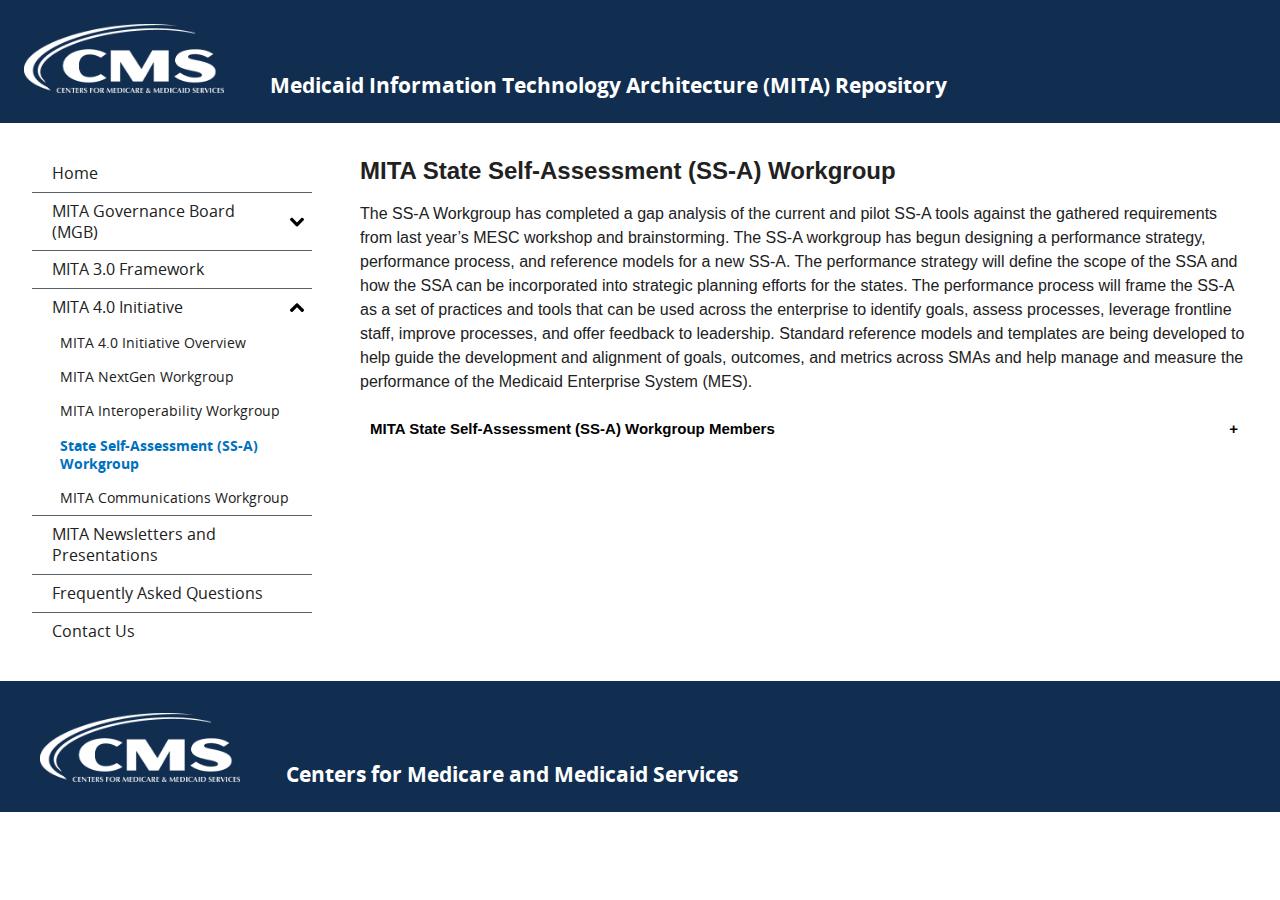
<file: workgroups/State_Self-Assessment_Workgroup.html>
<!DOCTYPE html>
<html lang="en-US">
  <head>
   <meta charset="UTF-8">
    <meta http-equiv="X-UA-Compatible" content="IE=edge">
    <meta name="viewport" content="width=device-width, initial-scale=1">
    <link rel="stylesheet" href="../assets/css/index.css">
    <link rel="stylesheet" href="../main.css">
    <link rel="stylesheet" href="../assets/css/style.css">
	<link rel="icon" type="image/png" sizes="32x32" href="../assets/images/favicon-32x32.png">
    <link rel="icon" type="image/png" sizes="16x16" href="../assets/images/favicon-16x16.png">
    <!--[if lt IE 9]>
    <script src="https://cdnjs.cloudflare.com/ajax/libs/html5shiv/3.7.3/html5shiv.min.js"></script>
    <![endif]-->
    <title>MITA Repository-State Self-Assessment Workgroup</title>
  </head>
 
  <body>
    <a class="ds-c-skip-nav" href="#content">Skip to main content</a>
    <header 
  class="
    ds-base--inverse
    ds-u-padding--3
    ds-u-display--flex
	ds-u-margin-bottom--0
	ds-u-justify-content--between
    ds-u-align-items--center
    "
>	
  <h1 class="ds-h2 ds-u-margin-bottom--0" >
    <a href="https://www.medicaid.gov/medicaid/data-systems/medicaid-information-technology-architecture/index.html" target="_blank"><img src="../assets/images/cms-logo-white.png" width="200px"></a>
    <span style="font-size:16pt;font-weight:bold;padding-left:30pt">Medicaid Information Technology Architecture (MITA) Repository</span>
  </h1>
</header>


    <main class="ds-base ds-l-container">
      <div class="ds-l-row">
        <aside class="ds-u-margin-bottom--4 ds-u-md-margin-bottom--0 ds-l-md-col--4 ds-l-lg-col--3">
          <ul class="ds-c-vertical-nav">
            
<li class="ds-c-vertical-nav__item">
    <a class="ds-c-vertical-nav__label" 
      href="../index.html">
      Home
    </a>
</li>

<li class="ds-c-vertical-nav__item">
  <button
    class="
      ds-c-vertical-nav__label    
      ds-c-vertical-nav__label--parent
    "
	
    title=""
    aria-controls="collapsible_for_2"
    aria-expanded="false"
  >
    MITA Governance Board (MGB)
  </button>
  <ul class="ds-c-vertical-nav__subnav" id="collapsible_for_2" style="display:none;">  
  
    <li class="ds-c-vertical-nav__item">
      <a class="ds-c-vertical-nav__label" 
      href="../MITA_Governance_Board_Overview.html">
      MGB Overview
    </a>
    </li>
	
	<li class="ds-c-vertical-nav__item">
     <a class="ds-c-vertical-nav__label " 
      href="../Boardmembers.html">
     MGB Board Members
    </a>
    </li>
    
    
    <li class="ds-c-vertical-nav__item">
     <a class="ds-c-vertical-nav__label " 
      href="https://www.medicaid.gov/medicaid/data-systems/medicaid-information-technology-architecture/medicaid-information-technology-architecture-governance-board-overview/index.html" target="_blank">
     CMS MGB Site
    </a>
    </li>
  
  </ul>
</li>

    <li class="ds-c-vertical-nav__item">
      <a class="ds-c-vertical-nav__label " 
        href="https://www.medicaid.gov/medicaid/data-systems/medicaid-information-technology-architecture/medicaid-information-technology-architecture-framework/index.html" target="_blank">
         MITA 3.0 Framework
      </a>
    </li>
	
	
<li class="ds-c-vertical-nav__item">
  <button
    class="
      ds-c-vertical-nav__label    
      ds-c-vertical-nav__label--parent
    "
    title=""
    aria-controls="collapsible_for_4"
    aria-expanded="true"
  >
    MITA 4.0 Initiative
  </button>
  <ul class="ds-c-vertical-nav__subnav" id="collapsible_for_4" > 
  
  <li class="ds-c-vertical-nav__item">
      <a class="ds-c-vertical-nav__label " 
        href="../MITA_4.0_Initiative_Overview.html">
        MITA 4.0 Initiative Overview
      </a>
    </li>
	
  <li class="ds-c-vertical-nav__item">
      <a class="ds-c-vertical-nav__label" 
        href="Next_Gen_Workgroup.html">
        MITA NextGen Workgroup
      </a>
    </li>
      
    <li class="ds-c-vertical-nav__item">
      <a class="ds-c-vertical-nav__label " 
        href="Interoperability_Workgroup.html">
        MITA Interoperability Workgroup
      </a>
    </li>
        
    <li class="ds-c-vertical-nav__item">
      <a class="ds-c-vertical-nav__label ds-c-vertical-nav__label--current" 
        href="">
        State Self-Assessment (SS-A) Workgroup
      </a>
    </li>
	
	
	 <li class="ds-c-vertical-nav__item">
      <a class="ds-c-vertical-nav__label " 
        href="Communications_Workgroup.html">
        MITA Communications Workgroup
      </a>
    </li>
  </ul>
</li>
 
<li class="ds-c-vertical-nav__item">
  
    <a class="ds-c-vertical-nav__label " 
      href="../Newsletters_Presentations.html">
      MITA Newsletters and Presentations
    </a> 
</li>


<li class="ds-c-vertical-nav__item">
  
    <a class="ds-c-vertical-nav__label " 
      href="../faqs.html">
      Frequently Asked Questions
    </a>
  
</li>

<li class="ds-c-vertical-nav__item">
  
    <a class="ds-c-vertical-nav__label " 
      href="../Contact_Us.html">Contact Us
    </a>
  
</li>


<script
  id="toc-script"
  type="text/javascript"
  src="../assets/js/toc-expand-collapse.js"
  data-path="MITA/"
></script>

          </ul>
         
        </aside>
        <article style="font-family:Arial, Helvetica, sans-serif; font-size:12pt" id="content" class="ds-l-md-col--8 ds-l-lg-col--9">
          <h2 class="ds-h2">MITA State Self-Assessment (SS-A) Workgroup</h2>
		  <p>The SS-A Workgroup has completed a gap analysis of the current and pilot SS-A tools against the
gathered requirements from last year’s MESC workshop and brainstorming. The SS-A workgroup
has begun designing a performance strategy, performance process, and reference models for
a new SS-A. The performance strategy will define the scope of the SSA and how the SSA can be
incorporated into strategic planning efforts for the states. The performance process will frame
the SS-A as a set of practices and tools that can be used across the enterprise to identify goals,
assess processes, leverage frontline staff, improve processes, and offer feedback to leadership.
Standard reference models and templates are being developed to help guide the development
and alignment of goals, outcomes, and metrics across SMAs and help manage and measure the
performance of the Medicaid Enterprise System (MES).</p>

        
		<button class="collapsible"><b>MITA State Self-Assessment (SS-A) Workgroup Members</b></button>
<div class="contentwkgp" >	
  <table style="width:100%">
  <tr>
  <th  width="33%" style="padding-top:5px; padding-bottom:5px; font-size:12px;"><b>Name</b></th>
  <th  width="34%" style="padding-top:5px; padding-bottom:5px; font-size:12px;"><b>Workgroup/workstream</b></th>
  <th  width="33%" style="padding-top:5px; padding-bottom:5px; font-size:12px;"><b>Current Affiliation</b></th>
  </tr>
  <tr>
  <td style="padding-top:5px; padding-bottom:5px; font-size:12px;">Mary Arcenas</td>
  <td style="padding-top:5px; padding-bottom:5px; font-size:12px;">SS-A Workgroup</td>
  <td style="padding-top:5px; padding-bottom:5px; font-size:12px;" >New Jersey</td>
  </tr>
  
  <tr>
  <td style="padding-top:5px; padding-bottom:5px; font-size:12px;">Nick Aretakis</td>
  <td style="padding-top:5px; padding-bottom:5px; font-size:12px;">SS-A Workgroup, SS-A Tool Workstream/Lead </td>
  <td style="padding-top:5px; padding-bottom:5px; font-size:12px;" >AWS</td>
  </tr>
  
  <tr>
  <td style="padding-top:5px; padding-bottom:5px; font-size:12px;">Alan Ashurst</td>
  <td style="padding-top:5px; padding-bottom:5px; font-size:12px;">SS-A Workgroup</td>
  <td style="padding-top:5px; padding-bottom:5px; font-size:12px;">North Highland</td>
  </tr>
  
  <tr>
  <td style="padding-top:5px; padding-bottom:5px; font-size:12px;">Kiera Bentley</td>
  <td style="padding-top:5px; padding-bottom:5px; font-size:12px;">SS-A Workgroup, SS-A Outcomes-based planning Workstream/Lead </td>
  <td style="padding-top:5px; padding-bottom:5px; font-size:12px;">New York</td>
  </tr>
  
  <tr>
  <td style="padding-top:5px; padding-bottom:5px; font-size:12px;">Joseph Capecci</td>
  <td style="padding-top:5px; padding-bottom:5px; font-size:12px;">SS-A Workgroup</td>
  <td style="padding-top:5px; padding-bottom:5px; font-size:12px;">Colorado</td>
  </tr>
  
  <tr>
  <td style="padding-top:5px; padding-bottom:5px; font-size:12px;">Dwayne Carter</td>
  <td style="padding-top:5px; padding-bottom:5px; font-size:12px;">SS-A Workgroup</td>
  <td style="padding-top:5px; padding-bottom:5px; font-size:12px;">BluStrategies</td>
  </tr> 
  
  <tr>
  <td style="padding-top:5px; padding-bottom:5px; font-size:12px;">Kevin Chartrand</td>
  <td style="padding-top:5px; padding-bottom:5px; font-size:12px;">SS-A Workgroup</td>
  <td style="padding-top:5px; padding-bottom:5px; font-size:12px;">Berry Dunn</td>
  </tr>
  
  <tr>
  <td style="padding-top:5px; padding-bottom:5px; font-size:12px;">Karissa Durbin</td>
  <td style="padding-top:5px; padding-bottom:5px; font-size:12px;">SS-A Workgroup</td>
  <td style="padding-top:5px; padding-bottom:5px; font-size:12px;">KD Information Services</td>
  </tr>
  
  <tr>
  <td style="padding-top:5px; padding-bottom:5px; font-size:12px;">Alicia Dyer</td>
  <td style="padding-top:5px; padding-bottom:5px; font-size:12px;">SS-A Workgroup</td>
  <td style="padding-top:5px; padding-bottom:5px; font-size:12px;">Florida</td>
  </tr>
  
  <tr>
  <td style="padding-top:5px; padding-bottom:5px; font-size:12px;">D.M. Evenson</td>
  <td style="padding-top:5px; padding-bottom:5px; font-size:12px;">SS-A Workgroup</td>
  <td style="padding-top:5px; padding-bottom:5px; font-size:12px;"></td>
  </tr>
  
  <tr>
  <td style="padding-top:5px; padding-bottom:5px; font-size:12px;">Avery Flower</td>
  <td style="padding-top:5px; padding-bottom:5px; font-size:12px;">SS-A Workgroup</td>
  <td style="padding-top:5px; padding-bottom:5px; font-size:12px;">Georgia</td>
  </tr>
  
  <tr>
  <td style="padding-top:5px; padding-bottom:5px; font-size:12px;">Vicki Foreman</td>
  <td style="padding-top:5px; padding-bottom:5px; font-size:12px;">SS-A Workgroup</td>
  <td style="padding-top:5px; padding-bottom:5px; font-size:12px;">Colorado</td>
  </tr>
  
  <tr>
  <td style="padding-top:5px; padding-bottom:5px; font-size:12px;">Hedi Fox</td>
  <td style="padding-top:5px; padding-bottom:5px; font-size:12px;">SS-A Workgroup</td>
  <td style="padding-top:5px; padding-bottom:5px; font-size:12px;">Florida</td>
  </tr>
  
  <tr>
  <td style="padding-top:5px; padding-bottom:5px; font-size:12px;">Vivian de la Gandara</td>
  <td style="padding-top:5px; padding-bottom:5px; font-size:12px;">MGB Board member, SS-A Workgroup</td>
  <td style="padding-top:5px; padding-bottom:5px; font-size:12px;">MMISME/EY</td>
  </tr>
  
  <tr>
  <td style="padding-top:5px; padding-bottom:5px; font-size:12px;">Dan Gonos</td>
 <td style="padding-top:5px; padding-bottom:5px; font-size:12px;">SS-A Workgroup</td>
  <td style="padding-top:5px; padding-bottom:5px; font-size:12px;">Gainwell Technologies</td>
  </tr>
  
  <tr>
  <td style="padding-top:5px; padding-bottom:5px; font-size:12px;">Jessica Groeling</td>
  <td style="padding-top:5px; padding-bottom:5px; font-size:12px;">MGB Board member, SS-A Workgroup</td>
  <td style="padding-top:5px; padding-bottom:5px; font-size:12px;">Vermont</td>
  </tr>
  
  <tr>
  <td style="padding-top:5px; padding-bottom:5px; font-size:12px;">Carol Hefling</td>
  <td style="padding-top:5px; padding-bottom:5px; font-size:12px;">SS-A Workgroup</td>
  <td style="padding-top:5px; padding-bottom:5px; font-size:12px;">Kentucky</td>
  </tr> 
  
  <tr>
  <td style="padding-top:5px; padding-bottom:5px; font-size:12px;">Trish Heiman</td>
  <td style="padding-top:5px; padding-bottom:5px; font-size:12px;">SS-A Workgroup, MITA Maturity Model Workstream/Co-lead/MITRE support </td>
  <td style="padding-top:5px; padding-bottom:5px; font-size:12px;">MITRE</td>
  </tr>
  
  <tr>
  <td style="padding-top:5px; padding-bottom:5px; font-size:12px;">Julie Hicks</td>
  <td style="padding-top:5px; padding-bottom:5px; font-size:12px;">SS-A Workgroup</td>
  <td style="padding-top:5px; padding-bottom:5px; font-size:12px;">EY</td>
  </tr>
  
  <tr>
  <td style="padding-top:5px; padding-bottom:5px; font-size:12px;">Uma Jaganathan</td>
  <td style="padding-top:5px; padding-bottom:5px; font-size:12px;">SS-A Workgroup</td>
  <td style="padding-top:5px; padding-bottom:5px; font-size:12px;">Kentucky</td>
  </tr>
  
  <tr>
  <td style="padding-top:5px; padding-bottom:5px; font-size:12px;">Alejandra Johnson</td>
  <td style="padding-top:5px; padding-bottom:5px; font-size:12px;">MGB Board member, SS-A Workgroup</td>
  <td style="padding-top:5px; padding-bottom:5px; font-size:12px;">CMS</td>
  </tr> 
  
  <tr>
  <td style="padding-top:5px; padding-bottom:5px; font-size:12px;">Lorna Jones</td>
  <td style="padding-top:5px; padding-bottom:5px; font-size:12px;">SS-A Workgroup</td>
  <td style="padding-top:5px; padding-bottom:5px; font-size:12px;">Kentucky</td>
  </tr>
  
  <tr>
  <td style="padding-top:5px; padding-bottom:5px; font-size:12px;">Uma Kandasamy</td>
  <td style="padding-top:5px; padding-bottom:5px; font-size:12px;">SS-A Workgroup</td>
  <td style="padding-top:5px; padding-bottom:5px; font-size:12px;">North Highland</td>
  </tr>
  
  <tr>
  <td style="padding-top:5px; padding-bottom:5px; font-size:12px;">Laquita Kelly-Allen </td>
  <td style="padding-top:5px; padding-bottom:5px; font-size:12px;">SS-A Workgroup</td>
  <td style="padding-top:5px; padding-bottom:5px; font-size:12px;">Ohio</td>
  </tr>
  
  <tr>
  <td style="padding-top:5px; padding-bottom:5px; font-size:12px;">Jason Kelly</td>
  <td style="padding-top:5px; padding-bottom:5px; font-size:12px;">SS-A Workgroup</td>
  <td style="padding-top:5px; padding-bottom:5px; font-size:12px;">PCGUS</td>
  </tr>
  
  <tr>
  <td style="padding-top:5px; padding-bottom:5px; font-size:12px;">Debbie Lemmon</td>
  <td style="padding-top:5px; padding-bottom:5px; font-size:12px;">SS-A Workgroup</td>
  <td style="padding-top:5px; padding-bottom:5px; font-size:12px;">Public Knowledge</td>
  </tr>
  
  <tr>
  <td style="padding-top:5px; padding-bottom:5px; font-size:12px;">Shelley Lucas</td>
  <td style="padding-top:5px; padding-bottom:5px; font-size:12px;">SS-A Workgroup, SS-A Tool Workstream/MITRE support </td>
  <td style="padding-top:5px; padding-bottom:5px; font-size:12px;">MITRE</td>
  </tr>
  
<tr>
  <td style="padding-top:5px; padding-bottom:5px; font-size:12px;">Kris Marshall</td>
  <td style="padding-top:5px; padding-bottom:5px; font-size:12px;">SS-A Workgroup</td>
  <td style="padding-top:5px; padding-bottom:5px; font-size:12px;">PCGUS/California</td>
  </tr>
  
 <tr>
  <td style="padding-top:5px; padding-bottom:5px; font-size:12px;">Shawn McCauley</td>
  <td style="padding-top:5px; padding-bottom:5px; font-size:12px;">SS-A Workgroup</td>
  <td style="padding-top:5px; padding-bottom:5px; font-size:12px;">Florida</td>
  </tr>
  
  <tr>
  <td style="padding-top:5px; padding-bottom:5px; font-size:12px;">Alicia McCord-Estes</td>
  <td style="padding-top:5px; padding-bottom:5px; font-size:12px;">SS-A Workgroup</td>
  <td style="padding-top:5px; padding-bottom:5px; font-size:12px;">MMISME/EY</td>
  </tr>
  
  <tr>
  <td style="padding-top:5px; padding-bottom:5px; font-size:12px;">Robert McKenney</td>
  <td style="padding-top:5px; padding-bottom:5px; font-size:12px;">SS-A Workgroup</td>
  <td style="padding-top:5px; padding-bottom:5px; font-size:12px;">PCGUS</td>
  </tr>
  
  <tr>
  <td style="padding-top:5px; padding-bottom:5px; font-size:12px;">Carrie Moore</td>
  <td style="padding-top:5px; padding-bottom:5px; font-size:12px;">SS-A Workgroup</td>
  <td style="padding-top:5px; padding-bottom:5px; font-size:12px;">Magellan Health</td>
  </tr> 
  
  <tr>
  <td style="padding-top:5px; padding-bottom:5px; font-size:12px;">Linda Moore</td>
  <td style="padding-top:5px; padding-bottom:5px; font-size:12px;">SS-A Workgroup</td>
  <td style="padding-top:5px; padding-bottom:5px; font-size:12px;">New Mexico</td>
  </tr>
  
  <tr>
  <td style="padding-top:5px; padding-bottom:5px; font-size:12px;">Michelle Mullins</td>
  <td style="padding-top:5px; padding-bottom:5px; font-size:12px;">SS-A Workgroup</td>
  <td style="padding-top:5px; padding-bottom:5px; font-size:12px;">Ohio</td>
  </tr>
  
  <tr>
  <td style="padding-top:5px; padding-bottom:5px; font-size:12px;">David Parker</td>
  <td style="padding-top:5px; padding-bottom:5px; font-size:12px;">SS-A Workgroup</td>
  <td style="padding-top:5px; padding-bottom:5px; font-size:12px;">Ohio</td>
  </tr>
  
  <tr>
  <td style="padding-top:5px; padding-bottom:5px; font-size:12px;">Al Patel</td>
  <td style="padding-top:5px; padding-bottom:5px; font-size:12px;">SS-A Workgroup, SS-A Outcomes-based planning Workstream/MITRE Support </td>
  <td style="padding-top:5px; padding-bottom:5px; font-size:12px;">MITRE</td>
  </tr>
  
  <tr>
  <td style="padding-top:5px; padding-bottom:5px; font-size:12px;">Christene Ramsay</td>
  <td style="padding-top:5px; padding-bottom:5px; font-size:12px;">SS-A Workgroup</td>
  <td style="padding-top:5px; padding-bottom:5px; font-size:12px;">Delware</td>
  </tr>
  
  <tr>
  <td style="padding-top:5px; padding-bottom:5px; font-size:12px;">Zachary Rioux</td>
  <td style="padding-top:5px; padding-bottom:5px; font-size:12px;">SS-A Workgroup, MITA Maturity Model Workstream/Lead </td>
  <td style="padding-top:5px; padding-bottom:5px; font-size:12px;">Berry Dunn</td>
  </tr>
  
 <tr>
  <td style="padding-top:5px; padding-bottom:5px; font-size:12px;">Kristin Sparks</td>
  <td style="padding-top:5px; padding-bottom:5px; font-size:12px;">SS-A Workgroup</td>
  <td style="padding-top:5px; padding-bottom:5px; font-size:12px;">CSG</td>
  </tr>
  
  <tr>
  <td style="padding-top:5px; padding-bottom:5px; font-size:12px;">Lorrie Scardino </td>
  <td style="padding-top:5px; padding-bottom:5px; font-size:12px;">SS-A Workgroup</td>
  <td style="padding-top:5px; padding-bottom:5px; font-size:12px;">Blue Tack</td>
  </tr> 
  
  <tr>
  <td style="padding-top:5px; padding-bottom:5px; font-size:12px;">Deniz Soyer</td>
  <td style="padding-top:5px; padding-bottom:5px; font-size:12px;">SS-A Workgroup</td>
  <td style="padding-top:5px; padding-bottom:5px; font-size:12px;">Washington DC</td>
  </tr>

<tr>
  <td style="padding-top:5px; padding-bottom:5px; font-size:12px;">Brandy Spaulding</td>
  <td style="padding-top:5px; padding-bottom:5px; font-size:12px;">SS-A Workgroup</td>
  <td style="padding-top:5px; padding-bottom:5px; font-size:12px;">CMS</td>
  </tr>   
 
 <tr>
  <td style="padding-top:5px; padding-bottom:5px; font-size:12px;">Austin Wagenknecht</td>
  <td style="padding-top:5px; padding-bottom:5px; font-size:12px;">SS-A Workgroup</td>
  <td style="padding-top:5px; padding-bottom:5px; font-size:12px;">BluStrategies</td>
  </tr>
  
<tr>
  <td style="padding-top:5px; padding-bottom:5px; font-size:12px;">Sam Walker</td>
  <td style="padding-top:5px; padding-bottom:5px; font-size:12px;">SS-A Workgroup</td>
  <td style="padding-top:5px; padding-bottom:5px; font-size:12px;">DC</td>
  </tr>

<tr>
  <td style="padding-top:5px; padding-bottom:5px; font-size:12px;">Vinis Walker</td>
  <td style="padding-top:5px; padding-bottom:5px; font-size:12px;">SS-A Workgroup</td>
  <td style="padding-top:5px; padding-bottom:5px; font-size:12px;"></td>
  </tr>
  
<tr>
  <td style="padding-top:5px; padding-bottom:5px; font-size:12px;">Kathy Walsh</td>
  <td style="padding-top:5px; padding-bottom:5px; font-size:12px;">MGB Board member, SS-A Workgroup</td>
  <td style="padding-top:5px; padding-bottom:5px; font-size:12px;">California</td>
  </tr>     
  
  <tr>
  <td style="padding-top:5px; padding-bottom:5px; font-size:12px;">Allison Wisco</td>
  <td style="padding-top:5px; padding-bottom:5px; font-size:12px;">SS-A Workgroup</td>
  <td style="padding-top:5px; padding-bottom:5px; font-size:12px;">Nebraska</td>
  </tr> 

<tr>
  <td style="padding-top:5px; padding-bottom:5px; font-size:12px;">Pam Zemaitis</td>
  <td style="padding-top:5px; padding-bottom:5px; font-size:12px;">SS-A Workgroup</td>
  <td style="padding-top:5px; padding-bottom:5px; font-size:12px;">Kentucky</td>
  </tr>    
  </table>
  
</div>

		</article>
      </div>
    </main>
    <footer class="ds-u-fill--gray-lightest">
  <section class="ds-base--inverse">
    <div class="ds-l-container ds-u-padding-top--1">
      <div class="ds-l-row">
        <div
          class="
			ds-base--inverse
			ds-u-padding--3
			ds-u-display--flex
			ds-u-margin-bottom--0
			"
 >
		  
		  <h1 class="ds-h2 ds-u-margin-bottom--0">
    <a href="https://www.medicaid.gov/medicaid/data-systems/medicaid-information-technology-architecture/index.html" target="_blank"><img src="../assets/images/cms-logo-white.png"width="200px"></a>
   <span style="font-size:16pt;font-weight:bold; padding-left:30pt">Centers for Medicare and Medicaid Services</span>
  </h1>
		 
        </div>       
      </div>
    </div>
  </section>
</footer>

    <script src="../assets/components/index.js"></script>
    <script type="text/javascript">
      (function makeTablesComplyWithDesignSystem() {
        Array.from(document.querySelectorAll("table")).forEach(function(table) {
          table.setAttribute("class", "ds-c-table ds-text-body--sm")
        });
      })();
    </script>
    <!-- Global site tag (gtag.js) - Google Analytics -->
    <script async src="https://www.googletagmanager.com/gtag/js?id=G-PKN55Q7KS5"></script>
    <script>
      window.dataLayer = window.dataLayer || [];
      function gtag(){dataLayer.push(arguments);}
      gtag('js', new Date());

      gtag('config', 'G-PKN55Q7KS5');
    </script>
	<script  type="text/javascript">
var coll = document.getElementsByClassName("collapsible");
var i;

for (i = 0; i < coll.length; i++) {
  coll[i].addEventListener("click", function() {
    this.classList.toggle("active");
    var content = this.nextElementSibling;
    if (content.style.maxHeight){
      content.style.maxHeight = null;
    } else {
      content.style.maxHeight = content.scrollHeight + "px";
    } 
  });
}
</script>
  </body>
</html>
</file>
<file: assets/css/index.css>
body{margin:0;padding:0};@font-face{font-family:Bitter;font-style:normal;font-weight:400;src:url(../fonts/Bitter-Regular.eot);src:url(../fonts/Bitter-Regular.eot?#iefix) format("embedded-opentype"),url(../fonts/Bitter-Regular.woff2) format("woff2"),url(../fonts/Bitter-Regular.woff) format("woff"),url(../fonts/Bitter-Regular.ttf) format("truetype")}@font-face{font-family:Bitter;font-style:normal;font-weight:700;src:url(../fonts/Bitter-Bold.eot);src:url(../fonts/Bitter-Bold.eot?#iefix) format("embedded-opentype"),url(../fonts/Bitter-Bold.woff2) format("woff2"),url(../fonts/Bitter-Bold.woff) format("woff"),url(../fonts/Bitter-Bold.ttf) format("truetype")}@font-face{font-family:Bitter;font-style:italic;font-weight:400;src:url(../fonts/Bitter-Italic.eot);src:url(../fonts/Bitter-Italic.eot?#iefix) format("embedded-opentype"),url(../fonts/Bitter-Italic.woff2) format("woff2"),url(../fonts/Bitter-Italic.woff) format("woff"),url(../fonts/Bitter-Italic.ttf) format("truetype")}@font-face{font-family:Open Sans;font-style:normal;font-weight:400;src:url(../fonts/OpenSans-Regular-webfont.eot);src:url(../fonts/OpenSans-Regular-webfont.eot?#iefix) format("embedded-opentype"),url(../fonts/OpenSans-Regular-webfont.woff2) format("woff2"),url(../fonts/OpenSans-Regular-webfont.woff) format("woff"),url(../fonts/OpenSans-Regular-webfont.ttf) format("truetype")}@font-face{font-family:Open Sans;font-style:italic;font-weight:400;src:url(../fonts/OpenSans-Italic-webfont.eot);src:url(../fonts/OpenSans-Italic-webfont.eot?#iefix) format("embedded-opentype"),url(../fonts/OpenSans-Italic-webfont.woff2) format("woff2"),url(../fonts/OpenSans-Italic-webfont.woff) format("woff"),url(../fonts/OpenSans-Italic-webfont.ttf) format("truetype")}@font-face{font-family:Open Sans;font-style:normal;font-weight:600;src:url(../fonts/OpenSans-Semibold-webfont.eot);src:url(../fonts/OpenSans-Semibold-webfont.eot?#iefix) format("embedded-opentype"),url(../fonts/OpenSans-Semibold-webfont.woff2) format("woff2"),url(../fonts/OpenSans-Semibold-webfont.woff) format("woff"),url(../fonts/OpenSans-Semibold-webfont.ttf) format("truetype")}@font-face{font-family:Open Sans;font-style:normal;font-weight:700;src:url(../fonts/OpenSans-Bold-webfont.eot);src:url(../fonts/OpenSans-Bold-webfont.eot?#iefix) format("embedded-opentype"),url(../fonts/OpenSans-Bold-webfont.woff2) format("woff2"),url(../fonts/OpenSans-Bold-webfont.woff) format("woff"),url(../fonts/OpenSans-Bold-webfont.ttf) format("truetype")}.ds-base,.ds-base--inverse{font-family:Open Sans,Helvetica,sans-serif;font-size:16px;line-height:1.5}.ds-base{color:#212121}.ds-base--inverse{background-color:#112e51;color:#fff}.icon-text{text-transform:capitalize}.icon-container{height:auto;overflow:auto;padding-bottom:48px;padding-right:16px;width:32px}.icon-container.information{background-image:url(../images/information.svg);background-repeat:no-repeat;background-size:32px}.icon-container.success{background-image:url(../images/success.svg);background-repeat:no-repeat;background-size:24px;margin-left:4px;margin-right:-4px}.icon-container.success-fill{background-image:url(../images/success-fill.svg);background-repeat:no-repeat;background-size:32px}.icon-container.warning{background-image:url(../images/warning.svg)}.icon-container.error,.icon-container.warning{background-repeat:no-repeat;background-size:32px}.icon-container.error{background-image:url(../images/error.svg)}.icon-container.close{background-image:url(../images/close.svg)}.icon-container.arrow-up,.icon-container.close{background-repeat:no-repeat;background-size:16px;margin-top:5px}.icon-container.arrow-up{background-image:url(../images/arrow-up.svg)}.icon-container.arrow-down{background-image:url(../images/arrow-down.svg);background-repeat:no-repeat;background-size:16px;margin-top:5px}.icon-container.star-filled{background-image:url(../images/star-filled.svg);background-repeat:no-repeat;background-size:24px}.icon-container.star{background-image:url(../images/star.svg);background-repeat:no-repeat;background-size:24px}.icon-container.information-new-hover{background-image:url(../images/information-new-hover.svg);background-repeat:no-repeat;background-size:24px}.icon-container.information-new{background-image:url(../images/information-new.svg);background-repeat:no-repeat;background-size:16px;margin-left:4px;margin-right:-4px;margin-top:5px}.icon-container.PDF{background-image:url(../images/pdf.svg);margin-top:2px}.icon-container.image,.icon-container.PDF{background-repeat:no-repeat;background-size:16px;margin-left:5px;margin-right:-5px}.icon-container.image{background-image:url(../images/image.svg);margin-top:5px}.icon-container.download{background-image:url(../images/download.svg)}.icon-container.download,.icon-container.next{background-repeat:no-repeat;background-size:16px;margin-left:5px;margin-right:-5px}.icon-container.next{background-image:url(../images/next.svg);margin-top:5px}.ds-display,.ds-h1,.ds-h2,.ds-h3,.ds-h4,.ds-h5,.ds-h6,.ds-text-heading--2xl,.ds-text-heading--3xl,.ds-text-heading--4xl,.ds-text-heading--5xl,.ds-text-heading--lg,.ds-text-heading--md,.ds-text-heading--sm,.ds-text-heading--xl,.ds-title{line-height:1.3;margin:0}.ds-display,.ds-h1,.ds-h2,.ds-h3,.ds-h4,.ds-text-heading--2xl,.ds-text-heading--3xl,.ds-text-heading--4xl,.ds-text-heading--lg,.ds-text-heading--xl{font-weight:700}.ds-h1,.ds-h2,.ds-h3,.ds-h4,.ds-h5,.ds-h6,.ds-text-heading--2xl,.ds-text-heading--3xl,.ds-text-heading--lg,.ds-text-heading--md,.ds-text-heading--sm,.ds-text-heading--xl{margin-bottom:.5em;margin-top:1.5em}.ds-h1:first-child,.ds-h2:first-child,.ds-h3:first-child,.ds-h4:first-child,.ds-h5:first-child,.ds-h6:first-child,.ds-text-heading--2xl:first-child,.ds-text-heading--3xl:first-child,.ds-text-heading--lg:first-child,.ds-text-heading--md:first-child,.ds-text-heading--sm:first-child,.ds-text-heading--xl:first-child{margin-top:0}.ds-h1:last-child,.ds-h2:last-child,.ds-h3:last-child,.ds-h4:last-child,.ds-h5:last-child,.ds-h6:last-child,.ds-text-heading--2xl:last-child,.ds-text-heading--3xl:last-child,.ds-text-heading--lg:last-child,.ds-text-heading--md:last-child,.ds-text-heading--sm:last-child,.ds-text-heading--xl:last-child{margin-bottom:0}.ds-display,.ds-text-heading--5xl{font-size:36px}@media (min-width:544px){.ds-display,.ds-text-heading--5xl{font-size:48px}}@media (min-width:768px){.ds-display,.ds-text-heading--5xl{font-size:60px}}.ds-text-heading--4xl,.ds-title{font-size:36px;font-weight:400}@media (min-width:768px){.ds-text-heading--4xl,.ds-title{font-size:48px}}.ds-h1,.ds-text-heading--3xl{font-size:30px;font-weight:400}@media (min-width:768px){.ds-h1,.ds-text-heading--3xl{font-size:36px}}.ds-h2,.ds-text-heading--2xl{font-size:24px}.ds-h3,.ds-text-heading--xl{font-size:21px}.ds-h4,.ds-text-heading--lg{font-size:18px}.ds-h5,.ds-text-heading--md{font-size:16px;font-weight:700}.ds-h6,.ds-text-heading--sm{color:#5b616b;font-size:14px;font-weight:400}.ds-base--inverse .ds-h6,.ds-base--inverse .ds-text-heading--sm{color:#bac5cf}.ds-text,.ds-text--lead,.ds-text-body--lg,.ds-text-body--md{line-height:1.5;margin-bottom:1em;margin-top:1em}.ds-text--lead:first-child,.ds-text-body--lg:first-child,.ds-text-body--md:first-child,.ds-text:first-child{margin-top:0}.ds-text--lead:last-child,.ds-text-body--lg:last-child,.ds-text-body--md:last-child,.ds-text:last-child{margin-bottom:0}.ds-text--lead,.ds-text-body--lg{font-size:18px}.ds-text,.ds-text-body--md{font-size:16px}.ds-text-body--sm{font-size:14px}.ds-c-accordion{color:#212121;line-height:1.5;padding:0;width:100%}.ds-c-accordion,.ds-c-accordion__heading{font-size:16px;margin:0}.ds-c-accordion__heading:not(:first-child){margin-top:8px}.ds-c-accordion__button{background-color:#f1f1f1;background-image:url(../images/remove.svg),-webkit-gradient(linear,left top,left bottom,from(transparent),to(transparent));background-image:url(../images/remove.svg),linear-gradient(transparent,transparent);background-position:right 1.25rem center;background-repeat:no-repeat;background-size:1.5rem;border:0;border-radius:0;-webkit-box-shadow:none;box-shadow:none;color:#212121;cursor:pointer;display:inline-block;font-family:Open Sans,Helvetica,sans-serif;font-size:16px;font-weight:700;margin:0;padding:16px 48px 16px 24px;text-align:left;text-decoration:none;width:100%}.ds-c-accordion__button:hover{background-color:#d6d7d9}.ds-c-accordion__button:focus{-webkit-box-shadow:0 0 0 3px #fff,0 0 4px 6px #1368bd;box-shadow:0 0 0 3px #fff,0 0 4px 6px #1368bd;outline:3px solid transparent;outline-offset:3px}.ds-c-accordion__button[aria-expanded=false]{background-image:url(../images/add.svg),-webkit-gradient(linear,left top,left bottom,from(transparent),to(transparent));background-image:url(../images/add.svg),linear-gradient(transparent,transparent);background-repeat:no-repeat}.ds-c-accordion__content{background-color:#fff;font-size:16px;line-height:1.5;margin-top:0;max-height:16rem;overflow:auto;overflow-y:auto;padding:16px 24px 8px 32px}.ds-c-accordion__content :first-child{margin-top:0}.ds-c-accordion__content :last-child{margin-bottom:0}.ds-c-accordion--bordered .ds-c-accordion__content{border:4px solid #f1f1f1;border-top:0;padding:16px}.ds-c-alert .ds-c-link,.ds-c-alert .ds-c-usa-banner__button,.ds-c-alert a{color:#205493;cursor:pointer;text-decoration:underline}.ds-c-alert .ds-c-link:visited,.ds-c-alert .ds-c-usa-banner__button:visited,.ds-c-alert a:visited{color:#4c2c92}.ds-c-alert .ds-c-link:hover,.ds-c-alert .ds-c-usa-banner__button:hover,.ds-c-alert a:hover{color:#112e51}.ds-c-alert .ds-c-link:focus,.ds-c-alert .ds-c-link:focus:visited,.ds-c-alert .ds-c-usa-banner__button:focus,.ds-c-alert .ds-c-usa-banner__button:focus:visited,.ds-c-alert a:focus,.ds-c-alert a:focus:visited{-webkit-box-shadow:0 0 0 3px #fff,0 0 4px 6px #1368bd;box-shadow:0 0 0 3px #fff,0 0 4px 6px #1368bd;outline:3px solid transparent;outline-offset:3px}.ds-c-alert .ds-c-link:active,.ds-c-alert .ds-c-usa-banner__button:active,.ds-c-alert a:active{color:#112e51;outline:0 none}.ds-c-alert{background-color:#e1f3f8;background-image:url(../images/information.svg);background-position:16px 16px;background-repeat:no-repeat;background-size:40px;border-left:8px solid #02bfe7;-webkit-box-sizing:border-box;box-sizing:border-box;color:#212121;min-height:56px;padding:16px;position:relative}.ds-c-alert.ds-c-alert--hide-icon{background-image:none}.ds-c-alert ul:last-child{margin-bottom:0}.ds-c-alert ul:first-child{margin-top:0}.ds-c-alert__body{padding-left:48px}.ds-c-alert--hide-icon .ds-c-alert__body{padding-left:0}.ds-c-alert__heading{font-size:18px;font-weight:700;margin-bottom:4px;margin-top:0}.ds-c-alert__text{margin-bottom:0;margin-top:0}.ds-c-alert--error{background-color:#f9dede;background-image:url(../images/error.svg);border-color:#e31c3d}.ds-c-alert--warn{background-color:#fff1d2;background-image:url(../images/warning.svg);border-color:#fdb81e}.ds-c-alert--success{background-color:#e7f4e4;background-image:url(../images/success-fill.svg);border-color:#2e8540}.ds-c-autocomplete{max-width:460px;position:relative}.ds-c-autocomplete .ds-u-clearfix:before{content:none;display:block}.ds-c-autocomplete .ds-u-clearfix:after{clear:none;content:none;display:block}.ds-c-autocomplete input:focus{position:relative;z-index:100}.ds-c-autocomplete__list{background-color:#fff;-webkit-box-sizing:border-box;box-sizing:border-box;max-height:320px;overflow-y:auto;position:absolute;width:100%;z-index:1000}.ds-c-autocomplete__list-item{color:#0071bc;padding:8px}.ds-c-autocomplete__list-item--active{background-color:#046b99;color:#fff}.ds-c-autocomplete__list-item--message{color:#5b616b;padding:8px}.ds-c-autocomplete__error-message{float:left}.ds-c-autocomplete__error-message--clear-btn{width:calc(100% - 110px)}.ds-c-badge{background-color:#5b616b;border-radius:9999px;color:#fff;display:inline-block;font-size:14px;line-height:1.3;margin-right:4px;padding:4px 8px}.ds-c-badge:only-of-type{margin-right:0}.ds-c-badge--info{background-color:#0071bc}.ds-c-badge--success{background-color:#2e8540}.ds-c-badge--warn{background-color:#fdb81e;color:#212121}.ds-c-badge--alert{background-color:#e31c3d}.ds-c-button--danger{--deprecated:"WARNING: Use .ds-c-button or .ds-c-button--primary instead"}.ds-c-button,.ds-c-button:visited{-webkit-appearance:none;-moz-appearance:none;appearance:none;background-color:#fff;border:1px solid #0071bc;border-radius:3px;color:#0071bc;cursor:pointer;display:inline-block;font-family:Open Sans,Helvetica,sans-serif;font-size:16px;font-weight:700;line-height:1.3;padding:8px 24px;text-align:center;text-decoration:none}.ds-c-button.ds-c-button--hover,.ds-c-button:hover,.ds-c-button:visited.ds-c-button--hover,.ds-c-button:visited:hover{border-color:#205493;color:#205493}.ds-c-button.ds-c-button--focus,.ds-c-button:focus,.ds-c-button:visited.ds-c-button--focus,.ds-c-button:visited:focus{-webkit-box-shadow:0 0 0 3px #fff,0 0 4px 6px #1368bd;box-shadow:0 0 0 3px #fff,0 0 4px 6px #1368bd;outline:3px solid transparent;outline-offset:3px}.ds-c-button::-moz-focus-inner,.ds-c-button:visited::-moz-focus-inner{border:0}.ds-c-button.ds-c-button--active,.ds-c-button:active,.ds-c-button:visited.ds-c-button--active,.ds-c-button:visited:active{border-color:#112e51;color:#112e51}.ds-c-button.ds-c-button--active:focus,.ds-c-button:active:focus,.ds-c-button:visited.ds-c-button--active:focus,.ds-c-button:visited:active:focus{background-color:#fff;-webkit-box-shadow:none;box-shadow:none}.ds-c-button.ds-c-button--disabled,.ds-c-button:disabled,.ds-c-button:visited.ds-c-button--disabled,.ds-c-button:visited:disabled{background-color:#fff;border-color:#d6d7d9;color:#d6d7d9;pointer-events:none}.ds-c-button>svg{fill:currentColor;height:1em;margin-bottom:-.1em;margin-top:-.1em;position:relative;top:-.1em;vertical-align:middle;width:1em}.ds-c-button--big{font-size:21px;padding-bottom:16px;padding-top:16px}.ds-c-button--small{font-size:14px;font-weight:400;padding:4px 8px}.ds-c-button--transparent,.ds-c-button--transparent-inverse,.ds-c-button--transparent-inverse:visited,.ds-c-button--transparent:visited{border-color:transparent;text-decoration:underline}.ds-c-button--transparent-inverse.ds-c-button--active,.ds-c-button--transparent-inverse.ds-c-button--focus,.ds-c-button--transparent-inverse.ds-c-button--hover,.ds-c-button--transparent-inverse:active,.ds-c-button--transparent-inverse:focus,.ds-c-button--transparent-inverse:hover,.ds-c-button--transparent-inverse:visited.ds-c-button--active,.ds-c-button--transparent-inverse:visited.ds-c-button--focus,.ds-c-button--transparent-inverse:visited.ds-c-button--hover,.ds-c-button--transparent-inverse:visited:active,.ds-c-button--transparent-inverse:visited:focus,.ds-c-button--transparent-inverse:visited:hover,.ds-c-button--transparent.ds-c-button--active,.ds-c-button--transparent.ds-c-button--focus,.ds-c-button--transparent.ds-c-button--hover,.ds-c-button--transparent:active,.ds-c-button--transparent:focus,.ds-c-button--transparent:hover,.ds-c-button--transparent:visited.ds-c-button--active,.ds-c-button--transparent:visited.ds-c-button--focus,.ds-c-button--transparent:visited.ds-c-button--hover,.ds-c-button--transparent:visited:active,.ds-c-button--transparent:visited:focus,.ds-c-button--transparent:visited:hover{border-color:transparent}.ds-c-button--transparent-inverse.ds-c-button--active:focus,.ds-c-button--transparent-inverse:active:focus,.ds-c-button--transparent-inverse:visited.ds-c-button--active:focus,.ds-c-button--transparent-inverse:visited:active:focus,.ds-c-button--transparent.ds-c-button--active:focus,.ds-c-button--transparent:active:focus,.ds-c-button--transparent:visited.ds-c-button--active:focus,.ds-c-button--transparent:visited:active:focus{color:#112e51;text-decoration:underline}.ds-c-button--transparent-inverse.ds-c-button--disabled,.ds-c-button--transparent-inverse:disabled,.ds-c-button--transparent-inverse:visited.ds-c-button--disabled,.ds-c-button--transparent-inverse:visited:disabled,.ds-c-button--transparent.ds-c-button--disabled,.ds-c-button--transparent:disabled,.ds-c-button--transparent:visited.ds-c-button--disabled,.ds-c-button--transparent:visited:disabled{background-color:#d6d7d9;border-color:transparent;color:#323a45;text-decoration:none}.ds-c-button--disabled-inverse,.ds-c-button--disabled-inverse:visited,.ds-c-button--inverse,.ds-c-button--inverse:visited,.ds-c-button--transparent-inverse,.ds-c-button--transparent-inverse:visited{background-color:#112e51;border-color:#fff;color:#fff}.ds-c-button--disabled-inverse:hover,.ds-c-button--disabled-inverse:visited.ds-c-button--hover,.ds-c-button--disabled-inverse:visited:hover,.ds-c-button--hover.ds-c-button--disabled-inverse,.ds-c-button--hover.ds-c-button--transparent-inverse,.ds-c-button--inverse.ds-c-button--hover,.ds-c-button--inverse:hover,.ds-c-button--inverse:visited.ds-c-button--hover,.ds-c-button--inverse:visited:hover,.ds-c-button--transparent-inverse:hover,.ds-c-button--transparent-inverse:visited.ds-c-button--hover,.ds-c-button--transparent-inverse:visited:hover{border-color:hsla(0,0%,100%,.8);color:hsla(0,0%,100%,.8)}.ds-c-button--disabled-inverse:focus,.ds-c-button--disabled-inverse:visited.ds-c-button--focus,.ds-c-button--disabled-inverse:visited:focus,.ds-c-button--focus.ds-c-button--disabled-inverse,.ds-c-button--focus.ds-c-button--transparent-inverse,.ds-c-button--inverse.ds-c-button--focus,.ds-c-button--inverse:focus,.ds-c-button--inverse:visited.ds-c-button--focus,.ds-c-button--inverse:visited:focus,.ds-c-button--transparent-inverse:focus,.ds-c-button--transparent-inverse:visited.ds-c-button--focus,.ds-c-button--transparent-inverse:visited:focus{-webkit-box-shadow:0 0 0 3px #fff,0 0 4px 6px #1368bd;box-shadow:0 0 0 3px #fff,0 0 4px 6px #1368bd;outline:3px solid transparent;outline-offset:3px}.ds-c-button--active.ds-c-button--disabled-inverse,.ds-c-button--active.ds-c-button--transparent-inverse,.ds-c-button--disabled-inverse:active,.ds-c-button--disabled-inverse:visited.ds-c-button--active,.ds-c-button--disabled-inverse:visited:active,.ds-c-button--inverse.ds-c-button--active,.ds-c-button--inverse:active,.ds-c-button--inverse:visited.ds-c-button--active,.ds-c-button--inverse:visited:active,.ds-c-button--transparent-inverse:active,.ds-c-button--transparent-inverse:visited.ds-c-button--active,.ds-c-button--transparent-inverse:visited:active{border-color:hsla(0,0%,100%,.6);color:hsla(0,0%,100%,.6)}.ds-c-button--active.ds-c-button--disabled-inverse:focus,.ds-c-button--active.ds-c-button--transparent-inverse:focus,.ds-c-button--disabled-inverse:active:focus,.ds-c-button--disabled-inverse:visited.ds-c-button--active:focus,.ds-c-button--disabled-inverse:visited:active:focus,.ds-c-button--inverse.ds-c-button--active:focus,.ds-c-button--inverse:active:focus,.ds-c-button--inverse:visited.ds-c-button--active:focus,.ds-c-button--inverse:visited:active:focus,.ds-c-button--transparent-inverse:active:focus,.ds-c-button--transparent-inverse:visited.ds-c-button--active:focus,.ds-c-button--transparent-inverse:visited:active:focus{background-color:#112e51;color:hsla(0,0%,100%,.6)}.ds-c-button--inverse.ds-c-button--transparent,.ds-c-button--inverse.ds-c-button--transparent:visited,.ds-c-button--transparent-inverse,.ds-c-button--transparent-inverse:visited,.ds-c-button--transparent.ds-c-button--disabled-inverse,.ds-c-button--transparent.ds-c-button--transparent-inverse{border-color:transparent;background-color:transparent}.ds-c-button--focus.ds-c-button--inverse.ds-c-button--transparent,.ds-c-button--focus.ds-c-button--transparent-inverse,.ds-c-button--focus.ds-c-button--transparent.ds-c-button--disabled-inverse,.ds-c-button--inverse.ds-c-button--transparent:focus,.ds-c-button--transparent-inverse:focus,.ds-c-button--transparent.ds-c-button--disabled-inverse:focus{-webkit-box-shadow:0 0 0 3px #fff,0 0 4px 6px #1368bd;box-shadow:0 0 0 3px #fff,0 0 4px 6px #bd13b8;outline:3px solid transparent;outline-offset:3px}.ds-c-button--inverse.ds-c-button--transparent:disabled,.ds-c-button--inverse.ds-c-button--transparent:visited:disabled,.ds-c-button--transparent.ds-c-button--disabled-inverse:disabled,.ds-c-button--transparent.ds-c-button--disabled-inverse:visited:disabled,.ds-c-button--transparent.ds-c-button--transparent-inverse:disabled,.ds-c-button--transparent.ds-c-button--transparent-inverse:visited:disabled{background-color:#d6d7d9;border-color:transparent;color:#323a45}.ds-c-button--disabled-inverse,.ds-c-button--disabled-inverse:disabled,.ds-c-button--disabled-inverse:visited,.ds-c-button--disabled.ds-c-button--disabled-inverse,.ds-c-button--disabled.ds-c-button--transparent-inverse,.ds-c-button--inverse.ds-c-button--disabled,.ds-c-button--inverse:disabled,.ds-c-button--transparent-inverse:disabled{background-color:#112e51;border-color:#d6d7d9;color:#d6d7d9;pointer-events:none}.ds-c-button--primary,.ds-c-button--primary:visited{background-color:#0071bc;border-color:transparent;color:#fff}.ds-c-button--primary.ds-c-button--active,.ds-c-button--primary.ds-c-button--focus,.ds-c-button--primary.ds-c-button--hover,.ds-c-button--primary:active,.ds-c-button--primary:focus,.ds-c-button--primary:hover,.ds-c-button--primary:visited.ds-c-button--active,.ds-c-button--primary:visited.ds-c-button--focus,.ds-c-button--primary:visited.ds-c-button--hover,.ds-c-button--primary:visited:active,.ds-c-button--primary:visited:focus,.ds-c-button--primary:visited:hover{border-color:transparent;color:#fff}.ds-c-button--primary.ds-c-button--hover,.ds-c-button--primary:hover,.ds-c-button--primary:visited.ds-c-button--hover,.ds-c-button--primary:visited:hover{background-color:#205493}.ds-c-button--primary.ds-c-button--focus,.ds-c-button--primary:focus,.ds-c-button--primary:visited.ds-c-button--focus,.ds-c-button--primary:visited:focus{-webkit-box-shadow:0 0 0 3px #fff,0 0 4px 6px #1368bd;box-shadow:0 0 0 3px #fff,0 0 4px 6px #1368bd;outline:3px solid transparent;outline-offset:3px}.ds-c-button--primary.ds-c-button--active,.ds-c-button--primary:active,.ds-c-button--primary:visited.ds-c-button--active,.ds-c-button--primary:visited:active{background-color:#112e51}.ds-c-button--primary.ds-c-button--active:focus,.ds-c-button--primary:active:focus,.ds-c-button--primary:visited.ds-c-button--active:focus,.ds-c-button--primary:visited:active:focus{background-color:#112e51;-webkit-box-shadow:none;box-shadow:none;color:#fff}.ds-c-button--primary.ds-c-button--disabled,.ds-c-button--primary:disabled,.ds-c-button--primary:visited.ds-c-button--disabled,.ds-c-button--primary:visited:disabled{background-color:#d6d7d9;border-color:transparent;color:#323a45;pointer-events:none}.ds-c-button--success,.ds-c-button--success:visited{background-color:#2e8540;border-color:transparent;color:#fff}.ds-c-button--success.ds-c-button--active,.ds-c-button--success.ds-c-button--focus,.ds-c-button--success.ds-c-button--hover,.ds-c-button--success:active,.ds-c-button--success:focus,.ds-c-button--success:hover,.ds-c-button--success:visited.ds-c-button--active,.ds-c-button--success:visited.ds-c-button--focus,.ds-c-button--success:visited.ds-c-button--hover,.ds-c-button--success:visited:active,.ds-c-button--success:visited:focus,.ds-c-button--success:visited:hover{border-color:transparent;color:#fff}.ds-c-button--success.ds-c-button--hover,.ds-c-button--success:hover,.ds-c-button--success:visited.ds-c-button--hover,.ds-c-button--success:visited:hover{background-color:#2a7a3b}.ds-c-button--success.ds-c-button--focus,.ds-c-button--success:focus,.ds-c-button--success:visited.ds-c-button--focus,.ds-c-button--success:visited:focus{-webkit-box-shadow:0 0 0 3px #fff,0 0 4px 6px #1368bd;box-shadow:0 0 0 3px #fff,0 0 4px 6px #1368bd;outline:3px solid transparent;outline-offset:3px}.ds-c-button--success.ds-c-button--active,.ds-c-button--success:active,.ds-c-button--success:visited.ds-c-button--active,.ds-c-button--success:visited:active{background-color:#266e35}.ds-c-button--success.ds-c-button--active:focus,.ds-c-button--success:active:focus,.ds-c-button--success:visited.ds-c-button--active:focus,.ds-c-button--success:visited:active:focus{background-color:#266e35;-webkit-box-shadow:none;box-shadow:none;color:#fff}.ds-c-button--success.ds-c-button--disabled,.ds-c-button--success:disabled,.ds-c-button--success:visited.ds-c-button--disabled,.ds-c-button--success:visited:disabled{background-color:#d6d7d9;border-color:transparent;color:#323a45;pointer-events:none}.ds-c-button--danger,.ds-c-button--danger:visited{background-color:#e31c3d;border-color:transparent;color:#fff}.ds-c-button--danger.ds-c-button--active,.ds-c-button--danger.ds-c-button--focus,.ds-c-button--danger.ds-c-button--hover,.ds-c-button--danger:active,.ds-c-button--danger:focus,.ds-c-button--danger:hover,.ds-c-button--danger:visited.ds-c-button--active,.ds-c-button--danger:visited.ds-c-button--focus,.ds-c-button--danger:visited.ds-c-button--hover,.ds-c-button--danger:visited:active,.ds-c-button--danger:visited:focus,.ds-c-button--danger:visited:hover{border-color:transparent;color:#fff}.ds-c-button--danger.ds-c-button--hover,.ds-c-button--danger:hover,.ds-c-button--danger:visited.ds-c-button--hover,.ds-c-button--danger:visited:hover{background-color:#cd2026}.ds-c-button--danger.ds-c-button--focus,.ds-c-button--danger:focus,.ds-c-button--danger:visited.ds-c-button--focus,.ds-c-button--danger:visited:focus{-webkit-box-shadow:0 0 0 3px #fff,0 0 4px 6px #1368bd;box-shadow:0 0 0 3px #fff,0 0 4px 6px #1368bd;outline:3px solid transparent;outline-offset:3px}.ds-c-button--danger.ds-c-button--active,.ds-c-button--danger:active,.ds-c-button--danger:visited.ds-c-button--active,.ds-c-button--danger:visited:active{background-color:#981b1e}.ds-c-button--danger.ds-c-button--active:focus,.ds-c-button--danger:active:focus,.ds-c-button--danger:visited.ds-c-button--active:focus,.ds-c-button--danger:visited:active:focus{background-color:#981b1e;-webkit-box-shadow:none;box-shadow:none;color:#fff}.ds-c-button--danger.ds-c-button--disabled,.ds-c-button--danger:disabled,.ds-c-button--danger:visited.ds-c-button--disabled,.ds-c-button--danger:visited:disabled{background-color:#d6d7d9;border-color:transparent;color:#323a45;pointer-events:none}.ds-c-choice{left:-999em;opacity:0;position:absolute}.ds-c-choice+label{-webkit-box-align:center;-ms-flex-align:center;align-items:center;cursor:pointer;display:-webkit-box;display:-ms-flexbox;display:flex;-ms-flex-wrap:wrap;flex-wrap:wrap;font-weight:400;margin:8px 0;max-width:65ex;min-height:32px;padding-left:40px;position:relative;width:-webkit-fit-content;width:-moz-fit-content;width:fit-content}.ds-c-choice+label:before{background-color:#fff;border:2px solid #212121;border-radius:0;-webkit-box-sizing:border-box;box-sizing:border-box;content:"\a0";height:32px;left:0;position:absolute;top:0;width:32px}.ds-c-choice[type=radio]+label:before{border-radius:100%}.ds-c-choice+label:after{background:transparent;border:solid;border-color:transparent #fff #fff;border-width:0 0 4px 4px;-webkit-box-sizing:content-box;box-sizing:content-box;content:"";height:4px;left:9px;opacity:0;position:absolute;top:11px;-webkit-transform:rotate(-45deg);transform:rotate(-45deg);width:10px}.ds-c-choice:checked+label:before{background-color:#0071bc;border-color:#0071bc}.ds-c-choice:checked+label:after{opacity:1}.ds-c-choice:disabled+label{color:#5b616b;cursor:not-allowed}.ds-c-choice:disabled+label:before{background-color:#d6d7d9;border-color:#aeb0b5}.ds-c-choice:focus+label:before{-webkit-box-shadow:0 0 0 3px #fff,0 0 4px 6px #1368bd;box-shadow:0 0 0 3px #fff,0 0 4px 6px #1368bd;outline:3px solid transparent;outline-offset:3px}.ds-c-choice--inverse+label:before{background-color:transparent;border-color:#fff}.ds-c-choice--inverse:checked+label:before{border-color:#0071bc}.ds-c-choice--inverse:disabled+label{color:#bac5cf}.ds-c-choice--inverse:disabled+label:before{background-color:rgba(186,197,207,.15);border-color:#aeb0b5}.ds-c-choice--inverse:focus+label:before{-webkit-box-shadow:0 0 0 3px #fff,0 0 4px 6px #1368bd;box-shadow:0 0 0 3px #fff,0 0 4px 6px #1368bd;outline:3px solid transparent;outline-offset:3px}.ds-c-choice--small+label{min-height:20px;padding-left:28px}.ds-c-choice--small+label:before{height:20px;top:2px;width:20px}.ds-c-choice--small+label:after{border-width:0 0 3px 3px;height:3px;left:5px;top:8px;width:7px}.ds-c-choice--small:focus+label:before{border-width:2px}.ds-c-choice:checked:focus+label:before{border-color:#205493}.ds-c-choice__checkedChild{border-left:4px solid #0071bc;margin-bottom:16px;margin-left:14px;padding:16px}.ds-c-choice__checkedChild--inverse{border-left-color:#fff}.ds-c-choice__checkedChild--small{margin-left:8px}.ds-c-dialog{background-color:#fff;-webkit-box-shadow:2px 2px 4px rgba(0,0,0,.25);box-shadow:2px 2px 4px rgba(0,0,0,.25);-webkit-box-sizing:border-box;box-sizing:border-box;display:inline-block;font-size:16px;max-width:65ex;padding:32px;text-align:left;vertical-align:middle;width:95%}.ds-c-dialog--narrow{max-width:45ex}.ds-c-dialog--wide{max-width:80ex}.ds-c-dialog--full{max-width:1040px}.ds-c-dialog__header{-webkit-box-align:start;-ms-flex-align:start;align-items:flex-start;display:-webkit-box;display:-ms-flexbox;display:flex;padding-bottom:8px}.ds-c-dialog__actions{margin-top:24px}.ds-c-dialog__close{background-image:url(../images/close--primary.svg);background-position:0;background-repeat:no-repeat;background-size:12px 12px;margin-left:auto;padding:0 0 0 20px}.ds-c-dialog__close:active,.ds-c-dialog__close:hover{background-image:url(../images/close--primary-darker.svg)}.ds-c-dialog__close:focus{background-image:url(../images/close.svg)}.ds-c-dialog-wrap{background-color:rgba(0,0,0,.5);bottom:0;left:0;overflow-x:hidden;overflow-y:auto;padding:48px 0;position:fixed;text-align:center;top:0;width:100%;z-index:1000}select.ds-c-field{-webkit-appearance:none;-moz-appearance:none;appearance:none;background-color:#fff;background-image:url(../images/arrow-both.svg);background-position:right 8px center;background-repeat:no-repeat;background-size:10px;padding-right:28px}select.ds-c-field[multiple]{background-image:none}select.ds-c-field:-moz-focusring{color:transparent;text-shadow:0 0 0 #000}.ds-c-filter-chip__button{background-color:#e1f3f8;border:1px solid #0071bc;border-radius:9999px;color:#212121;cursor:pointer;font-family:Open Sans,Helvetica,sans-serif;font-size:14px;font-weight:400;margin-right:8px;margin-top:8px;min-height:0;padding:4px 34px 4px 8px;position:relative;text-align:left}.ds-c-filter-chip__button--big{min-height:44px;padding:8px 34px 8px 16px}.ds-c-filter-chip__button:active,.ds-c-filter-chip__button:focus,.ds-c-filter-chip__button:hover{background-color:#0071bc;border:1px solid #0071bc;color:#fff}.ds-c-filter-chip__button:focus{-webkit-box-shadow:0 0 0 3px #fff,0 0 4px 6px #1368bd;box-shadow:0 0 0 3px #fff,0 0 4px 6px #bd13b8;outline:3px solid transparent;outline-offset:3px}.ds-c-filter-chip__clear-icon-container{border:1px solid #212121;border-radius:50%;-webkit-box-sizing:border-box;box-sizing:border-box;cursor:pointer;display:inline-block;height:18px;margin-left:8px;padding:0;position:absolute;right:8px;top:50%;-webkit-transform:translateY(-50%);transform:translateY(-50%);vertical-align:middle;width:18px}.ds-c-filter-chip__clear-icon-container.ds-c-filter-chip__clear-icon-alternate-container{border:0}.ds-c-filter-chip__clear-icon-container .ds-c-clear-icon{display:block;fill:#212121;height:10px;left:3px;position:relative;top:3px;width:10px}.ds-c-filter-chip__button:active .ds-c-filter-chip__clear-icon-container,.ds-c-filter-chip__button:focus .ds-c-filter-chip__clear-icon-container,.ds-c-filter-chip__button:hover .ds-c-filter-chip__clear-icon-container{border-color:#fff}.ds-c-filter-chip__button:active .ds-c-filter-chip__clear-icon-container .ds-c-clear-icon,.ds-c-filter-chip__button:focus .ds-c-filter-chip__clear-icon-container .ds-c-clear-icon,.ds-c-filter-chip__button:hover .ds-c-filter-chip__clear-icon-container .ds-c-clear-icon{fill:#fff}.ds-c-label{color:inherit;display:block;font-size:16px;font-weight:700;margin-bottom:0;margin-top:24px;max-width:460px;padding:0}.ds-c-label--inverse{color:#fff}.ds-c-fieldset{border:0;margin:24px 0 0;min-width:0;padding:0}.ds-c-fieldset>.ds-c-label:first-child{margin-top:0}.ds-c-field__hint{color:#5b616b;display:block;font-weight:400}.ds-c-field__hint--inverse{color:#bac5cf}.ds-c-field__error-message{color:#e31c3d;display:block;font-weight:400}.ds-c-field__error-message--inverse{color:#e59393}.ds-c-choice+label .ds-c-field__hint{-ms-flex-preferred-size:100%;flex-basis:100%}@-webkit-keyframes slideInHelpDrawer{0%{opacity:0;-webkit-transform:translate3d(200px,0,0);transform:translate3d(200px,0,0)}to{opacity:1;-webkit-transform:translateZ(0);transform:translateZ(0)}}@keyframes slideInHelpDrawer{0%{opacity:0;-webkit-transform:translate3d(200px,0,0);transform:translate3d(200px,0,0)}to{opacity:1;-webkit-transform:translateZ(0);transform:translateZ(0)}}.ds-c-help-drawer{background:#fff;bottom:0;-webkit-box-shadow:-2px 0 0 #d6d7d9;box-shadow:-2px 0 0 #d6d7d9;display:-webkit-box;display:-ms-flexbox;display:flex;-webkit-box-orient:vertical;-webkit-box-direction:normal;-ms-flex-direction:column;flex-direction:column;position:fixed;right:0;top:0;width:100%;z-index:10}@media (min-width:768px){.ds-c-help-drawer{-webkit-animation:slideInHelpDrawer .3s ease-in-out both;animation:slideInHelpDrawer .3s ease-in-out both;max-width:33%}}@media (min-width:1280px){.ds-c-help-drawer{max-width:65ex}}.ds-c-help-drawer__toggle{display:block;font-weight:400;padding:0}.ds-c-help-drawer__close-button,.ds-c-help-drawer__header{-ms-flex-negative:0;flex-shrink:0}.ds-c-help-drawer__header h3:focus{-webkit-box-shadow:0 0 0 3px #fff,0 0 4px 6px #1368bd;box-shadow:0 0 0 3px #fff,0 0 4px 6px #1368bd;outline:3px solid transparent;outline-offset:3px}.ds-c-help-drawer__body{display:-webkit-box;display:-ms-flexbox;display:flex;-webkit-box-orient:vertical;-webkit-box-direction:normal;-ms-flex-direction:column;flex-direction:column;height:100%;overflow-y:scroll}.ds-c-help-drawer__content{-webkit-box-flex:1;-ms-flex-positive:1;flex-grow:1;-ms-flex-negative:0;flex-shrink:0}.ds-c-help-drawer__content p:first-child{margin-top:0}.ds-c-help-drawer__footer{-ms-flex-negative:0;flex-shrink:0}.ds-c-list{margin-bottom:16px;margin-top:16px;padding-left:32px}.ds-c-list li{line-height:1.5;margin-bottom:8px}.ds-c-list li:last-child{margin-bottom:0}.ds-c-list--bare{list-style:none;margin:0;padding:0}.ds-c-month-picker{margin-bottom:24px;margin-top:24px}.ds-c-month-picker__months{max-width:400px}.ds-c-month-picker__month{width:100px}.ds-c-review{border-bottom:2px solid #d6d7d9;display:-webkit-box;display:-ms-flexbox;display:flex;-webkit-box-pack:justify;-ms-flex-pack:justify;justify-content:space-between;padding-bottom:16px;padding-top:16px}.ds-c-review:last-of-type{border-bottom:0}.ds-c-review__heading{display:inline-block;font-size:16px;font-weight:700;margin-bottom:0;margin-top:0}.ds-c-skip-nav{left:0;padding:8px 16px;position:absolute;top:-96px;z-index:100}.ds-c-skip-nav:focus{background-color:#fff;left:0;top:0}.ds-c-spinner{height:32px;width:32px;-webkit-box-sizing:border-box;box-sizing:border-box;display:inline-block;position:relative}.ds-c-spinner:after,.ds-c-spinner:before{border-width:4px;height:32px;width:32px;border-radius:50%;border-style:solid;-webkit-box-sizing:border-box;box-sizing:border-box;content:"";display:block;left:0;position:absolute;top:0}.ds-c-spinner:before{border-color:inherit;opacity:.2}.ds-c-spinner:after{-webkit-animation:spin .8s linear infinite;animation:spin .8s linear infinite;border-bottom-color:transparent;border-left-color:inherit;border-right-color:transparent;border-top-color:transparent;-webkit-transform:translateZ(0);transform:translateZ(0)}.ds-c-button>.ds-c-spinner{fill:currentColor;margin-bottom:-.1em;margin-top:-.1em;position:relative;top:-.1em;vertical-align:middle;height:1em;width:1em}.ds-c-button>.ds-c-spinner:after,.ds-c-button>.ds-c-spinner:before{border-width:.125em;height:1em;left:0;top:0;width:1em}.ds-c-spinner--filled{background-color:#fff;border-radius:50%;color:#212121;height:48px;width:48px}.ds-c-spinner--filled:after,.ds-c-spinner--filled:before{border-width:4px;height:32px;left:8px;top:8px;width:32px}.ds-c-spinner--small{height:16px;width:16px}.ds-c-spinner--small:after,.ds-c-spinner--small:before{border-width:2px;height:16px;left:0;top:0;width:16px}.ds-c-spinner--small.ds-c-spinner--filled{height:24px;width:24px}.ds-c-spinner--small.ds-c-spinner--filled:after,.ds-c-spinner--small.ds-c-spinner--filled:before{border-width:2px;height:16px;left:4px;top:4px;width:16px}.ds-c-spinner--big{height:40px;width:40px}.ds-c-spinner--big:after,.ds-c-spinner--big:before{border-width:5px;height:40px;left:0;top:0;width:40px}.ds-c-spinner--big.ds-c-spinner--filled{height:56px;width:56px}.ds-c-spinner--big.ds-c-spinner--filled:after,.ds-c-spinner--big.ds-c-spinner--filled:before{border-width:5px;height:40px;left:8px;top:8px;width:40px}@-webkit-keyframes spin{0%{-webkit-transform:rotate(0deg);transform:rotate(0deg)}to{-webkit-transform:rotate(1turn);transform:rotate(1turn)}}@keyframes spin{0%{-webkit-transform:rotate(0deg);transform:rotate(0deg)}to{-webkit-transform:rotate(1turn);transform:rotate(1turn)}}.ds-c-step-list{list-style-type:none;margin:0;padding:0 0 0 42px}.ds-c-step{color:#5b616b;counter-increment:step-counter;margin-bottom:16px;padding-bottom:16px;position:relative}.ds-c-step:before{border:2px solid #5b616b;border-radius:50%;-webkit-box-sizing:border-box;box-sizing:border-box;color:#5b616b;content:counter(step-counter);display:block;font-size:14px;height:24px;left:-34px;line-height:20px;position:absolute;text-align:center;top:7px;width:24px}@media (min-width:768px){.ds-c-step:before{font-size:20px;height:32px;left:-42px;line-height:28px;padding-left:1px;top:3px;width:32px}}.ds-c-step:after{border-bottom:1px solid #d6d7d9;bottom:0;content:"";display:block;height:1px;left:-42px;position:absolute;right:0}@media (min-width:768px){.ds-c-step{display:-webkit-box;display:-ms-flexbox;display:flex;-webkit-box-pack:justify;-ms-flex-pack:justify;justify-content:space-between}}.ds-c-step--completed,.ds-c-step--current{padding-bottom:16px}.ds-c-step--completed:before,.ds-c-step--current:before{border:0;color:#fff;line-height:24px}@media (min-width:768px){.ds-c-step--completed:before,.ds-c-step--current:before{line-height:32px}}.ds-c-step--current .ds-c-step__heading{color:#0071bc}.ds-c-step--current:before{background:#0071bc}.ds-c-step--completed .ds-c-step__heading,.ds-c-step--completed .ds-c-step__substeps{color:#212121}.ds-c-step--completed:before{background:#212121}@media (min-width:768px){.ds-c-step__content{padding-right:16px}}.ds-c-step__heading{font-size:16px;line-height:38px;margin:0}@media (min-width:768px){.ds-c-step__heading{font-size:21px}}.ds-c-step__actions{font-size:14px;margin-left:auto}.ds-c-step__content--with-content+.ds-c-step__actions{margin-top:16px}@media (min-width:768px){.ds-c-step__content--with-content+.ds-c-step__actions{margin-top:0}}.ds-c-step--completed .ds-c-step__actions a{font-weight:400}@media (min-width:768px){.ds-c-step__actions{font-size:16px;text-align:right}}.ds-c-step__completed-text{display:inline-block;line-height:26px;margin-right:16px}.ds-c-step__completed-text:before{background-image:url(../images/checkmark-green.svg);background-repeat:no-repeat;background-size:contain;-webkit-box-sizing:border-box;box-sizing:border-box;content:"";display:inline-block;height:12px;margin-right:8px;width:16px}@media (min-width:768px){.ds-c-step__completed-text{display:block;margin-right:0;padding-top:6px;white-space:nowrap}}.ds-c-step__description{font-size:14px;margin-bottom:8px}.ds-c-step--completed .ds-c-step__description,.ds-c-step--current .ds-c-step__description{margin-top:8px}@media (min-width:768px){.ds-c-step__description{font-size:16px}}.ds-c-step__substeps{list-style-type:none;margin:0;padding-left:40px}.ds-c-substep{display:block;font-size:14px}.ds-c-substep:before{content:"\2022";left:-24px;position:relative}.ds-c-substep__heading{display:inline-block;margin-right:8px}@media (min-width:768px){.ds-c-substep__edit{position:absolute;right:0}}.ds-c-table{border-collapse:collapse;border-spacing:0;margin:0}.ds-c-table th,.ds-c-table thead td{background-color:#f1f1f1;text-align:left}.ds-c-table tbody th{font-weight:400}.ds-c-table td,.ds-c-table th{border:1px solid #000;padding:16px}.ds-c-table--borderless thead th,.ds-c-table--borderless thead tr{background-color:transparent}.ds-c-table--borderless thead th{border-top:0}.ds-c-table--borderless td,.ds-c-table--borderless th{border-left:0;border-right:0}.ds-c-table--compact td,.ds-c-table--compact th,.ds-c-table--dense td,.ds-c-table--dense th{padding:4px 16px}.ds-c-table--striped tbody tr:nth-child(2n),.ds-c-table--striped thead th,.ds-c-table--striped thead tr{background-color:#f1f1f1}.ds-c-table--striped tbody tr:nth-child(odd):before{background-color:transparent}.ds-c-table__wrapper{overflow-x:auto}.ds-c-table__caption{font-weight:700;margin-bottom:8px;text-align:left}.ds-c-table--stacked thead{display:none}.ds-c-table--stacked td,.ds-c-table--stacked th{border-bottom-width:0;display:block}.ds-c-table--stacked tr{border-bottom:4px solid #000;border-top:0;display:block}.ds-c-table--stacked tr td:first-child,.ds-c-table--stacked tr th:first-child{border-top:0}.ds-c-table--stacked tr:first-child td:first-child,.ds-c-table--stacked tr:first-child th:first-child{border-top:4px solid #000}.ds-c-table--stacked td[data-title]:before,.ds-c-table--stacked th[data-title]:before{content:attr(data-title);display:block;font-weight:700;padding-bottom:4px}.ds-c-table--stacked.ds-c-table--striped tbody tr:nth-child(2n){background-color:transparent}@media (max-width:544px){.ds-c-sm-table--stacked thead{display:none}.ds-c-sm-table--stacked td,.ds-c-sm-table--stacked th{border-bottom-width:0;display:block}.ds-c-sm-table--stacked tr{border-bottom:4px solid #000;border-top:0;display:block}.ds-c-sm-table--stacked tr td:first-child,.ds-c-sm-table--stacked tr th:first-child{border-top:0}.ds-c-sm-table--stacked tr:first-child td:first-child,.ds-c-sm-table--stacked tr:first-child th:first-child{border-top:4px solid #000}.ds-c-sm-table--stacked td[data-title]:before,.ds-c-sm-table--stacked th[data-title]:before{content:attr(data-title);display:block;font-weight:700;padding-bottom:4px}.ds-c-sm-table--stacked.ds-c-table--striped tbody tr:nth-child(2n){background-color:transparent}}@media (max-width:768px){.ds-c-md-table--stacked thead{display:none}.ds-c-md-table--stacked td,.ds-c-md-table--stacked th{border-bottom-width:0;display:block}.ds-c-md-table--stacked tr{border-bottom:4px solid #000;border-top:0;display:block}.ds-c-md-table--stacked tr td:first-child,.ds-c-md-table--stacked tr th:first-child{border-top:0}.ds-c-md-table--stacked tr:first-child td:first-child,.ds-c-md-table--stacked tr:first-child th:first-child{border-top:4px solid #000}.ds-c-md-table--stacked td[data-title]:before,.ds-c-md-table--stacked th[data-title]:before{content:attr(data-title);display:block;font-weight:700;padding-bottom:4px}.ds-c-md-table--stacked.ds-c-table--striped tbody tr:nth-child(2n){background-color:transparent}}@media (max-width:1024px){.ds-c-lg-table--stacked thead{display:none}.ds-c-lg-table--stacked td,.ds-c-lg-table--stacked th{border-bottom-width:0;display:block}.ds-c-lg-table--stacked tr{border-bottom:4px solid #000;border-top:0;display:block}.ds-c-lg-table--stacked tr td:first-child,.ds-c-lg-table--stacked tr th:first-child{border-top:0}.ds-c-lg-table--stacked tr:first-child td:first-child,.ds-c-lg-table--stacked tr:first-child th:first-child{border-top:4px solid #000}.ds-c-lg-table--stacked td[data-title]:before,.ds-c-lg-table--stacked th[data-title]:before{content:attr(data-title);display:block;font-weight:700;padding-bottom:4px}.ds-c-lg-table--stacked.ds-c-table--striped tbody tr:nth-child(2n){background-color:transparent}}.ds-c-tabs{display:-webkit-box;display:-ms-flexbox;display:flex}.ds-c-tabs,.ds-c-tabs__panel{border-bottom:1px solid #d6d7d9}.ds-c-tabs__panel{background-color:#fff;border-left:1px solid #d6d7d9;border-right:1px solid #d6d7d9;padding:24px}.ds-c-tabs__panel[aria-hidden=true]{display:none!important}.ds-c-tabs__item,.ds-c-tabs__item:visited{-webkit-appearance:none;-moz-appearance:none;appearance:none;background-color:#fff;border-bottom:1px solid #d6d7d9;border-left:1px solid #d6d7d9;border-radius:0;border-top:1px solid #d6d7d9;color:#212121;cursor:pointer;display:inline-block;font-size:14px;font-weight:700;line-height:1;margin-bottom:-1px;padding:16px 8px;position:relative;text-decoration:none}@media (min-width:544px){.ds-c-tabs__item,.ds-c-tabs__item:visited{padding-left:16px;padding-right:16px}}@media (min-width:768px){.ds-c-tabs__item,.ds-c-tabs__item:visited{font-size:16px;padding-left:24px;padding-right:24px}}.ds-c-tabs__item:last-child,.ds-c-tabs__item:visited:last-child{border-right:1px solid #d6d7d9}.ds-c-tabs__item:after,.ds-c-tabs__item:visited:after{background-color:#0071bc;content:"";height:4px;left:-1px;opacity:0;position:absolute;right:-1px;top:-1px;-webkit-transform:scaleX(0);transform:scaleX(0)}.ds-c-tabs__item:visited[aria-selected=true],.ds-c-tabs__item[aria-selected=true]{border-bottom-color:#fff;color:#0071bc;pointer-events:none}.ds-c-tabs__item:visited[aria-selected=true]:after,.ds-c-tabs__item[aria-selected=true]:after{opacity:1;-webkit-transform:scaleX(1);transform:scaleX(1)}.ds-c-tabs__item:visited[aria-disabled=true],.ds-c-tabs__item[aria-disabled=true]{background-color:#d6d7d9;border-color:#d6d7d9;color:#323a45;pointer-events:none}.ds-c-tabs__item:visited[aria-disabled=true]:active,.ds-c-tabs__item:visited[aria-disabled=true]:focus,.ds-c-tabs__item:visited[aria-disabled=true]:hover,.ds-c-tabs__item[aria-disabled=true]:active,.ds-c-tabs__item[aria-disabled=true]:focus,.ds-c-tabs__item[aria-disabled=true]:hover{background-color:#d6d7d9;border-color:#d6d7d9;color:#323a45}.ds-c-tabs__item:hover,.ds-c-tabs__item:visited:hover{color:#0071bc}.ds-c-tabs__item:focus,.ds-c-tabs__item:visited:focus{-webkit-box-shadow:0 0 0 3px #fff,0 0 4px 6px #1368bd;box-shadow:0 0 0 3px #fff,0 0 4px 6px #1368bd;outline:3px solid transparent;outline-offset:3px;position:relative;z-index:100}.ds-c-tabs__item:active,.ds-c-tabs__item:visited:active{color:#205493}.ds-c-tabs__item:visited>svg,.ds-c-tabs__item>svg{fill:currentColor;height:1em;margin-bottom:-.1em;margin-top:-.1em;position:relative;top:-.1em;vertical-align:middle;width:1em}.ds-c-field{-webkit-appearance:none;-moz-appearance:none;appearance:none;border:2px solid #212121;border-radius:3px;-webkit-box-sizing:border-box;box-sizing:border-box;color:#212121;display:block;margin:4px 0;max-width:460px;outline:none;padding:8px;width:100%}.ds-c-field:-moz-ui-invalid{box-shadow:none}.ds-c-field:disabled{background-color:#d6d7d9;border-color:#aeb0b5}.ds-c-field:focus{-webkit-box-shadow:0 0 0 3px #fff,0 0 4px 6px #1368bd;box-shadow:0 0 0 3px #fff,0 0 4px 6px #bd13b8;outline:3px solid transparent;outline-offset:3px}.ds-c-field--small{max-width:6em}.ds-c-field--medium{max-width:12em}.ds-c-field,.ds-c-field-mask{font-family:Open Sans,Helvetica,sans-serif;font-size:16px;line-height:1.3}.ds-c-field--inverse{border-color:#000}.ds-c-field--error{border:3px solid #e31c3d}.ds-c-field--error.ds-c-field--inverse{border:3px solid #e59393}.ds-c-field--success{border:3px solid #4aa564}.ds-c-link,.ds-c-usa-banner__button,a{color:#0071bc;cursor:pointer;text-decoration:underline}.ds-c-link:visited,.ds-c-usa-banner__button:visited,a:visited{color:#4c2c92}.ds-c-link:hover,.ds-c-usa-banner__button:hover,a:hover{color:#205493}.ds-c-link:focus,.ds-c-link:focus:visited,.ds-c-usa-banner__button:focus,.ds-c-usa-banner__button:focus:visited,a:focus,a:focus:visited{-webkit-box-shadow:0 0 0 3px #fff,0 0 4px 6px #1368bd;box-shadow:0 0 0 3px #fff,0 0 4px 6px #1368bd;outline:3px solid transparent;outline-offset:3px}.ds-c-link:active,.ds-c-usa-banner__button:active,a:active{color:#112e51;outline:0 none}.ds-base--inverse .ds-c-tooltip__trigger-link,.ds-base--inverse a:not(.ds-c-button):not(.ds-c-tooltip__trigger-link),.ds-c-link--inverse{color:#fff;cursor:pointer;text-decoration:underline}.ds-base--inverse .ds-c-tooltip__trigger-link:focus,.ds-base--inverse .ds-c-tooltip__trigger-link:focus:visited,.ds-base--inverse a:focus:not(.ds-c-button):not(.ds-c-tooltip__trigger-link),.ds-base--inverse a:focus:visited:not(.ds-c-button):not(.ds-c-tooltip__trigger-link),.ds-c-link--inverse:focus,.ds-c-link--inverse:focus:visited{-webkit-box-shadow:0 0 0 3px #fff,0 0 4px 6px #1368bd;box-shadow:0 0 0 3px #fff,0 0 4px 6px #bd13b8;outline:3px solid transparent;outline-offset:3px}.ds-base--inverse .ds-c-tooltip__trigger-link:active,.ds-base--inverse .ds-c-tooltip__trigger-link:hover,.ds-base--inverse .ds-c-tooltip__trigger-link:visited,.ds-base--inverse a:active:not(.ds-c-button):not(.ds-c-tooltip__trigger-link),.ds-base--inverse a:hover:not(.ds-c-button):not(.ds-c-tooltip__trigger-link),.ds-base--inverse a:visited:not(.ds-c-button):not(.ds-c-tooltip__trigger-link),.ds-c-link--inverse:active,.ds-c-link--inverse:hover,.ds-c-link--inverse:visited{color:#bac5cf}.ds-c-tooltip__trigger-icon,.ds-c-tooltip__trigger-link{background:none;border:0;display:inline-block;margin:0}.ds-c-tooltip__container{display:inline}.ds-base--inverse .ds-c-tooltip__trigger-link,.ds-c-tooltip__trigger-link{text-decoration:underline;-webkit-text-decoration-style:dotted;text-decoration-style:dotted;text-underline-position:under}@media (-webkit-min-device-pixel-ratio:0) and (min-resolution:0.001dpcm){.ds-base--inverse .ds-c-tooltip__trigger-link,.ds-c-tooltip__trigger-link{text-underline-offset:4px}}.ds-c-tooltip__trigger{cursor:pointer;display:inline;font-size:inherit;font-weight:inherit}.ds-c-tooltip__trigger-icon{padding:4px}.ds-c-tooltip__trigger-icon:focus{-webkit-box-shadow:0 0 0 3px #fff,0 0 4px 6px #1368bd;box-shadow:0 0 0 3px #fff,0 0 4px 6px #1368bd;outline:3px solid transparent;outline-offset:3px}.ds-c-tooltip__trigger-link{color:#0071bc;padding:0}.ds-c-tooltip__arrow{height:16px;pointer-events:none;width:16px}.ds-c-tooltip__arrow:after{background:#fff;content:"";height:8px;left:50%;position:absolute;width:8px}.ds-c-tooltip__content{border-radius:8px;-webkit-box-shadow:0 0 17px #aeb0b5;box-shadow:0 0 17px #aeb0b5;color:#212121;display:block;font-size:16px;font-weight:400;padding:16px}.ds-c-tooltip__content:first-child{margin-top:0}.ds-c-tooltip__content:last-child{margin-bottom:0}.ds-c-tooltip__interactive-border{height:100%;opacity:0;position:absolute;width:100%}.ds-c-tooltip{background:#fff;border-radius:8px;border:1px solid #323a45;-webkit-box-sizing:border-box;box-sizing:border-box;display:none;opacity:0}.ds-c-tooltip-enter{display:block;opacity:0}.ds-c-tooltip-enter-active{display:block;opacity:1;-webkit-transition:opacity .25s;transition:opacity .25s}.ds-c-tooltip-enter-done,.ds-c-tooltip-exit{display:block;opacity:1}.ds-c-tooltip-exit-active{display:block;opacity:0;-webkit-transition:opacity .25s;transition:opacity .25s}.ds-c-tooltip-exit-done{display:none;opacity:0}.ds-c-tooltip[data-popper-placement^=top] .ds-c-tooltip__arrow{top:100%}.ds-c-tooltip[data-popper-placement^=top] .ds-c-tooltip__arrow:after{border-bottom:1px solid #323a45;border-right:1px solid #323a45;top:1px;-webkit-transform:translateX(-50%) translateY(-50%) rotate(45deg);transform:translateX(-50%) translateY(-50%) rotate(45deg)}.ds-c-tooltip[data-popper-placement^=bottom] .ds-c-tooltip__arrow{top:-8px}.ds-c-tooltip[data-popper-placement^=bottom] .ds-c-tooltip__arrow:after{border-left:1px solid #323a45;border-top:1px solid #323a45;bottom:0;-webkit-transform:translateX(-50%) translateY(-50%) rotate(45deg);transform:translateX(-50%) translateY(-50%) rotate(45deg)}.ds-c-tooltip[data-popper-placement^=left] .ds-c-tooltip__arrow{right:-8px}.ds-c-tooltip[data-popper-placement^=left] .ds-c-tooltip__arrow:after{border-right:1px solid #323a45;border-top:1px solid #323a45;left:0;-webkit-transform:translateX(50%) translateY(50%) rotate(45deg);transform:translateX(50%) translateY(50%) rotate(45deg)}.ds-c-tooltip[data-popper-placement^=right] .ds-c-tooltip__arrow{left:-8px}.ds-c-tooltip[data-popper-placement^=right] .ds-c-tooltip__arrow:after{border-bottom:1px solid #323a45;border-left:1px solid #323a45;left:-2px;-webkit-transform:translateX(50%) translateY(50%) rotate(45deg);transform:translateX(50%) translateY(50%) rotate(45deg)}.ds-c-tooltip-icon__container{border:4px solid transparent;border-radius:100%;-webkit-box-sizing:border-box;box-sizing:border-box;display:inline-block;height:24px;position:relative;vertical-align:middle;width:24px}.ds-c-tooltip-icon{display:inline-block;fill:#0071bc;height:16px;left:0;overflow:visible!important;position:absolute;text-align:center;top:0;width:16px}.ds-c-tooltip-icon--active .ds-c-tooltip-icon__container{border-color:#0071bc;border-color:rgba(0,113,188,.25)}.ds-c-tooltip-icon--inverse{fill:#fff}.ds-c-tooltip__trigger--inverse.ds-c-tooltip-icon--active .ds-c-tooltip-icon__container{border-color:#fff;border-color:hsla(0,0%,100%,.25)}.ds-c-field-mask{position:relative}.ds-c-field__before{bottom:8px;left:8px;position:absolute;top:8px}.ds-c-field__before--currency{font-size:18px;font-weight:700;padding-top:1px}.ds-c-field--currency{padding-left:20px}.ds-c-field--day,.ds-c-field--month,.ds-c-field--year{-webkit-box-sizing:content-box;box-sizing:content-box}.ds-c-field--day,.ds-c-field--month{width:4ch}.ds-c-field--year{width:6ch}.ds-c-datefield__separator{font-size:24px;line-height:20.8px;margin:6px 0;padding:8px 0}.ds-c-datefield__label{font-weight:400;margin-top:8px}.ds-c-usa-banner{background-color:#f0f0f0;color:#1b1b1b;font-family:Open Sans,Helvetica,sans-serif;font-size:16px;padding:0}.ds-c-usa-banner__header{-webkit-box-align:start;-ms-flex-align:start;align-items:flex-start;display:-webkit-box;display:-ms-flexbox;display:flex;-webkit-box-orient:horizontal;-webkit-box-direction:normal;-ms-flex-direction:row;flex-direction:row;font-size:12px;font-weight:400;line-height:1.2;min-height:32px;padding:8px 16px;position:relative}@media (min-width:544px){.ds-c-usa-banner__header{min-height:0;padding-bottom:4px;padding-top:4px}}.ds-c-usa-banner__header-flag{margin-right:8px;width:16px}.ds-c-usa-banner__header-text{display:table;margin:0}.ds-c-usa-banner__header-text span{margin-right:8px}.ds-c-usa-banner__header-action{color:#005ea2;display:block;margin-bottom:0;margin-top:2px;text-decoration:underline}.ds-c-usa-banner__header-action:after{background-image:url(../images/arrow-down.svg),-webkit-gradient(linear,left top,left bottom,from(transparent),to(transparent));background-image:url(../images/arrow-down.svg),linear-gradient(transparent,transparent);background-position:50%;background-repeat:no-repeat;background-size:8px;color:#005ea2;content:"";display:inline-block;height:8px;margin-left:2px;padding-right:2px;width:8px}@media (min-width:544px){.ds-c-usa-banner__header-action{display:none}}.ds-c-usa-banner__button{background-color:transparent;border:0;bottom:0;-webkit-box-shadow:none;box-shadow:none;display:block;font-size:inherit;left:0;line-height:inherit;margin:0;overflow:visible;padding:0;position:absolute;text-align:left;top:0;width:100%}@media (min-width:544px){.ds-c-usa-banner__button{bottom:auto;display:inline;left:auto;position:relative;right:auto;top:auto;width:auto}}@media (max-width:543px){.ds-c-usa-banner__button[aria-expanded=true]:before{background-color:#e6e6e6;bottom:0;content:"";display:block;height:48px;position:absolute;right:0;top:0;width:48px}.ds-c-usa-banner__button[aria-expanded=true]:after{background-image:url(../images/close-alt.svg);background-position:50%;background-repeat:no-repeat;background-size:16px 16px;bottom:0;content:"";display:inline-block;height:48px;margin-left:0;position:absolute;right:0;top:0;vertical-align:middle;width:48px}}.ds-c-usa-banner__button-text{left:-999em;position:absolute}.ds-c-usa-banner__button-text:after{display:none}@media (min-width:544px){.ds-c-usa-banner__button-text{display:inline;position:static}.ds-c-usa-banner__button-text:after{background-image:url(../images/arrow-down.svg),-webkit-gradient(linear,left top,left bottom,from(transparent),to(transparent));background-image:url(../images/arrow-down.svg),linear-gradient(transparent,transparent);background-position:50%;background-repeat:no-repeat;background-size:8px;content:"";display:inline-block;height:8px;margin-left:2px;padding-right:2px;width:8px}}.ds-c-usa-banner__content{margin-left:auto;margin-right:auto;overflow:hidden;padding:4px 16px 16px 8px}@media (min-width:544px){.ds-c-usa-banner__content{padding-bottom:24px;padding-top:24px}}.ds-c-usa-banner__guidance{-webkit-box-align:start;-ms-flex-align:start;align-items:flex-start;display:-webkit-box;display:-ms-flexbox;display:flex;max-width:64ex;padding:16px 12px 0}@media (min-width:544px){.ds-c-usa-banner__guidance{padding:0 8px;width:50%}}.ds-c-usa-banner__icon{-ms-flex-negative:0;flex-shrink:0;height:40px;margin-right:8px;width:40px}.ds-c-usa-banner__lock-image{height:1.5ex;width:1.21875ex}.ds-c-usa-banner__lock-image path{fill:currentColor}.ds-c-usa-banner__media-img{float:left;margin-right:8px}.ds-c-usa-banner__media-body{margin:0}.ds-c-usa-banner__header--expanded{padding-right:56px}@media (min-width:544px){.ds-c-usa-banner__header--expanded{background-color:transparent;padding-right:0}.ds-c-usa-banner__header--expanded .ds-c-usa-banner__button-text:after{-webkit-transform:rotate(180deg);transform:rotate(180deg)}}.ds-c-usa-banner__header--expanded .ds-c-usa-banner__header-action{display:none}.ds-c-vertical-nav__label--parent:hover,.ds-c-vertical-nav__label:hover,.ds-c-vertical-nav__label:visited:hover{background-color:#f1f1f1;color:#0071bc;text-decoration:none}.ds-c-vertical-nav__label--parent.ds-c-vertical-nav__label--current:focus,.ds-c-vertical-nav__label--parent:focus,.ds-c-vertical-nav__label.ds-c-vertical-nav__label--current:focus,.ds-c-vertical-nav__label.ds-c-vertical-nav__label--current:visited:focus,.ds-c-vertical-nav__label:focus,.ds-c-vertical-nav__label:visited:focus{-webkit-box-shadow:0 0 0 3px #fff,0 0 4px 6px #1368bd;box-shadow:0 0 0 3px #fff,0 0 4px 6px ##1368bd;outline:3px solid transparent;outline-offset:3px;position:relative;z-index:100}.ds-c-vertical-nav{list-style:none;margin:0;padding:0}.ds-c-vertical-nav>.ds-c-vertical-nav__item{background-color:transparent;border-top:1px solid #5b616b}.ds-c-vertical-nav>.ds-c-vertical-nav__item:first-child{border-top:0}.ds-c-vertical-nav__item{position:relative}.ds-c-vertical-nav__label,.ds-c-vertical-nav__label:visited{border-left:4px solid transparent;color:#212121;display:block;font-family:Open Sans,Helvetica,sans-serif;font-size:16px;line-height:1.3;padding:8px 16px;text-align:left;text-decoration:none}.ds-c-vertical-nav__label--parent{-webkit-appearance:none;-moz-appearance:none;appearance:none;background-color:transparent;background-image:url(../images/arrow-down.svg);background-position:right 8px center;background-repeat:no-repeat;background-size:14px;border-bottom:0;border-radius:0;border-right:0;border-top:0;cursor:pointer;padding-right:40px;width:100%}.ds-c-vertical-nav__label--parent[aria-expanded=true]{background-image:url(../images/arrow-up.svg)}.ds-c-vertical-nav__label--current,.ds-c-vertical-nav__label--current:visited{border-left-color:#0071bc;color:#0071bc;font-weight:700}.ds-c-vertical-nav__subnav{list-style:none;margin:0;padding:0}.ds-c-vertical-nav__subnav .ds-c-vertical-nav__label{font-size:14px;line-height:1.3;padding-left:24px}.ds-c-vertical-nav__subnav .ds-c-vertical-nav__label--current{border-color:transparent}.ds-c-vertical-nav__subnav .ds-c-vertical-nav__subnav .ds-c-vertical-nav__label{padding-left:32px}.ds-u-fill--primary{background-color:#0071bc!important}.ds-u-fill--primary-darker{background-color:#205493!important}.ds-u-fill--primary-darkest{background-color:#112e51!important}.ds-u-fill--primary-alt{background-color:#02bfe7!important}.ds-u-fill--primary-alt-dark{background-color:#00a6d2!important}.ds-u-fill--primary-alt-darkest{background-color:#046b99!important}.ds-u-fill--primary-alt-light{background-color:#9bdaf1!important}.ds-u-fill--primary-alt-lightest{background-color:#e1f3f8!important}.ds-u-fill--gray{background-color:#5b616b!important}.ds-u-fill--gray-dark{background-color:#323a45!important}.ds-u-fill--gray-light{background-color:#aeb0b5!important}.ds-u-fill--gray-lighter{background-color:#d6d7d9!important}.ds-u-fill--gray-lightest{background-color:#f1f1f1!important}.ds-u-fill--muted-inverse{background-color:#bac5cf!important}.ds-u-fill--gold{background-color:#fdb81e!important}.ds-u-fill--gold-light{background-color:#f9c642!important}.ds-u-fill--gold-lighter{background-color:#fad980!important}.ds-u-fill--gold-lightest{background-color:#fff1d2!important}.ds-u-fill--gold-dark{background-color:#e4a61b!important}.ds-u-fill--gold-darker{background-color:#ca9318!important}.ds-u-fill--gold-darkest{background-color:#b18115!important}.ds-u-fill--green{background-color:#2e8540!important}.ds-u-fill--green-light{background-color:#4aa564!important}.ds-u-fill--green-lighter{background-color:#94bfa2!important}.ds-u-fill--green-lightest{background-color:#e7f4e4!important}.ds-u-fill--green-dark{background-color:#2a7a3b!important}.ds-u-fill--green-darker{background-color:#266e35!important}.ds-u-fill--green-darkest{background-color:#174320!important}.ds-u-fill--red{background-color:#e31c3d!important}.ds-u-fill--red-light{background-color:#e59393!important}.ds-u-fill--red-lighter{background-color:#f5adb9!important}.ds-u-fill--red-lightest{background-color:#f9dede!important}.ds-u-fill--red-dark{background-color:#cd2026!important}.ds-u-fill--red-darker{background-color:#b31e22!important}.ds-u-fill--red-darkest{background-color:#981b1e!important}.ds-u-fill--error{background-color:#e31c3d!important}.ds-u-fill--error-light{background-color:#e59393!important}.ds-u-fill--error-lighter{background-color:#f5adb9!important}.ds-u-fill--error-lightest{background-color:#f9dede!important}.ds-u-fill--error-dark{background-color:#cd2026!important}.ds-u-fill--error-darker{background-color:#b31e22!important}.ds-u-fill--error-darkest{background-color:#981b1e!important}.ds-u-fill--warn{background-color:#fdb81e!important}.ds-u-fill--warn-light{background-color:#f9c642!important}.ds-u-fill--warn-lighter{background-color:#fad980!important}.ds-u-fill--warn-lightest{background-color:#fff1d2!important}.ds-u-fill--warn-dark{background-color:#e4a61b!important}.ds-u-fill--warn-darker{background-color:#ca9318!important}.ds-u-fill--warn-darkest{background-color:#b18115!important}.ds-u-fill--success{background-color:#2e8540!important}.ds-u-fill--success-light{background-color:#4aa564!important}.ds-u-fill--success-lighter{background-color:#94bfa2!important}.ds-u-fill--success-lightest{background-color:#e7f4e4!important}.ds-u-fill--success-dark{background-color:#2a7a3b!important}.ds-u-fill--success-darker{background-color:#266e35!important}.ds-u-fill--success-darkest{background-color:#174320!important}.ds-u-fill--base{background-color:#212121!important}.ds-u-fill--white{background-color:#fff!important}.ds-u-fill--black{background-color:#000!important}.ds-u-fill--background{background-color:#fff!important}.ds-u-fill--background-inverse{background-color:#112e51!important}.ds-u-fill--transparent{background-color:transparent!important}.ds-u-fill--focus-color-light{background-color:#fff!important}.ds-u-fill--focus-color-dark{background-color:#1368bd!important}.ds-u-fill--focus-color,.ds-u-fill--focus-color-inverse{background-color:#ffde11!important}.ds-u-fill--focus-border-inverse{background-color:#8f7c00!important}.ds-u-border--1{border:1px solid #d6d7d9!important}.ds-u-border-top--1{border-top:1px solid #d6d7d9!important}.ds-u-border-right--1{border-right:1px solid #d6d7d9!important}.ds-u-border-bottom--1{border-bottom:1px solid #d6d7d9!important}.ds-u-border-left--1,.ds-u-border-x--1{border-left:1px solid #d6d7d9!important}.ds-u-border-x--1{border-right:1px solid #d6d7d9!important}.ds-u-border-y--1{border-bottom:1px solid #d6d7d9!important;border-top:1px solid #d6d7d9!important}.ds-u-border--2{border:2px solid #d6d7d9!important}.ds-u-border-top--2{border-top:2px solid #d6d7d9!important}.ds-u-border-right--2{border-right:2px solid #d6d7d9!important}.ds-u-border-bottom--2{border-bottom:2px solid #d6d7d9!important}.ds-u-border-left--2,.ds-u-border-x--2{border-left:2px solid #d6d7d9!important}.ds-u-border-x--2{border-right:2px solid #d6d7d9!important}.ds-u-border-y--2{border-bottom:2px solid #d6d7d9!important;border-top:2px solid #d6d7d9!important}.ds-u-border--0{border:0!important}.ds-u-border-top--0{border-top:0!important}.ds-u-border-right--0{border-right:0!important}.ds-u-border-bottom--0{border-bottom:0!important}.ds-u-border-left--0,.ds-u-border-x--0{border-left:0!important}.ds-u-border-x--0{border-right:0!important}.ds-u-border-y--0{border-bottom:0!important;border-top:0!important}.ds-u-border--dark{border-color:#323a45!important}.ds-u-border--inverse{border-color:#fff!important}.ds-u-border--error{border-color:#e31c3d!important}.ds-u-border--error-light{border-color:#e59393!important}.ds-u-border--error-lighter{border-color:#f5adb9!important}.ds-u-border--warn{border-color:#fdb81e!important}.ds-u-border--warn-light{border-color:#f9c642!important}.ds-u-border--warn-lighter{border-color:#fad980!important}.ds-u-border--success{border-color:#2e8540!important}.ds-u-border--success-light{border-color:#4aa564!important}.ds-u-border--success-lighter{border-color:#94bfa2!important}.ds-u-radius{border-radius:3px}.ds-u-radius--pill{border-radius:9999px}.ds-u-radius--circle{border-radius:100%}.ds-u-display--block{display:block!important}.ds-u-display--inline-block{display:inline-block!important}.ds-u-display--inline{display:inline!important}.ds-u-display--flex{display:-webkit-box!important;display:-ms-flexbox!important;display:flex!important}.ds-u-display--none{display:none!important}.ds-u-visibility--hidden{visibility:hidden!important}.ds-u-visibility--visible{visibility:visible!important}.ds-u-visibility--screen-reader{border:0;clip:rect(0,0,0,0);height:1px;overflow:hidden;padding:0;position:absolute;width:1px;word-wrap:normal}@media print{.ds-u-visibility--hidden-print{display:none!important}}@media (min-width:544px){.ds-u-sm-display--block{display:block!important}.ds-u-sm-display--inline-block{display:inline-block!important}.ds-u-sm-display--flex{display:-webkit-box!important;display:-ms-flexbox!important;display:flex!important}.ds-u-sm-display--none{display:none!important}.ds-u-sm-visibility--hidden{visibility:hidden!important}.ds-u-sm-visibility--visible{visibility:visible!important}}@media (min-width:768px){.ds-u-md-display--block{display:block!important}.ds-u-md-display--inline-block{display:inline-block!important}.ds-u-md-display--flex{display:-webkit-box!important;display:-ms-flexbox!important;display:flex!important}.ds-u-md-display--none{display:none!important}.ds-u-md-visibility--hidden{visibility:hidden!important}.ds-u-md-visibility--visible{visibility:visible!important}}@media (min-width:1024px){.ds-u-lg-display--block{display:block!important}.ds-u-lg-display--inline-block{display:inline-block!important}.ds-u-lg-display--flex{display:-webkit-box!important;display:-ms-flexbox!important;display:flex!important}.ds-u-lg-display--none{display:none!important}.ds-u-lg-visibility--hidden{visibility:hidden!important}.ds-u-lg-visibility--visible{visibility:visible!important}}@media (min-width:1280px){.ds-u-xl-display--block{display:block!important}.ds-u-xl-display--inline-block{display:inline-block!important}.ds-u-xl-display--flex{display:-webkit-box!important;display:-ms-flexbox!important;display:flex!important}.ds-u-xl-display--none{display:none!important}.ds-u-xl-visibility--hidden{visibility:hidden!important}.ds-u-xl-visibility--visible{visibility:visible!important}}.ds-u-flex-direction--row{-webkit-box-orient:horizontal!important;-webkit-box-direction:normal!important;-ms-flex-direction:row!important;flex-direction:row!important}.ds-u-flex-direction--column{-webkit-box-orient:vertical!important;-webkit-box-direction:normal!important;-ms-flex-direction:column!important;flex-direction:column!important}.ds-u-flex-direction--row-reverse{-webkit-box-orient:horizontal!important;-webkit-box-direction:reverse!important;-ms-flex-direction:row-reverse!important;flex-direction:row-reverse!important}.ds-u-flex-direction--column-reverse{-webkit-box-orient:vertical!important;-webkit-box-direction:reverse!important;-ms-flex-direction:column-reverse!important;flex-direction:column-reverse!important}@media (min-width:544px){.ds-u-sm-flex-direction--row{-webkit-box-orient:horizontal!important;-webkit-box-direction:normal!important;-ms-flex-direction:row!important;flex-direction:row!important}.ds-u-sm-flex-direction--column{-webkit-box-orient:vertical!important;-webkit-box-direction:normal!important;-ms-flex-direction:column!important;flex-direction:column!important}.ds-u-sm-flex-direction--row-reverse{-webkit-box-orient:horizontal!important;-webkit-box-direction:reverse!important;-ms-flex-direction:row-reverse!important;flex-direction:row-reverse!important}.ds-u-sm-flex-direction--column-reverse{-webkit-box-orient:vertical!important;-webkit-box-direction:reverse!important;-ms-flex-direction:column-reverse!important;flex-direction:column-reverse!important}}@media (min-width:768px){.ds-u-md-flex-direction--row{-webkit-box-orient:horizontal!important;-webkit-box-direction:normal!important;-ms-flex-direction:row!important;flex-direction:row!important}.ds-u-md-flex-direction--column{-webkit-box-orient:vertical!important;-webkit-box-direction:normal!important;-ms-flex-direction:column!important;flex-direction:column!important}.ds-u-md-flex-direction--row-reverse{-webkit-box-orient:horizontal!important;-webkit-box-direction:reverse!important;-ms-flex-direction:row-reverse!important;flex-direction:row-reverse!important}.ds-u-md-flex-direction--column-reverse{-webkit-box-orient:vertical!important;-webkit-box-direction:reverse!important;-ms-flex-direction:column-reverse!important;flex-direction:column-reverse!important}}@media (min-width:1024px){.ds-u-lg-flex-direction--row{-webkit-box-orient:horizontal!important;-webkit-box-direction:normal!important;-ms-flex-direction:row!important;flex-direction:row!important}.ds-u-lg-flex-direction--column{-webkit-box-orient:vertical!important;-webkit-box-direction:normal!important;-ms-flex-direction:column!important;flex-direction:column!important}.ds-u-lg-flex-direction--row-reverse{-webkit-box-orient:horizontal!important;-webkit-box-direction:reverse!important;-ms-flex-direction:row-reverse!important;flex-direction:row-reverse!important}.ds-u-lg-flex-direction--column-reverse{-webkit-box-orient:vertical!important;-webkit-box-direction:reverse!important;-ms-flex-direction:column-reverse!important;flex-direction:column-reverse!important}}@media (min-width:1280px){.ds-u-xl-flex-direction--row{-webkit-box-orient:horizontal!important;-webkit-box-direction:normal!important;-ms-flex-direction:row!important;flex-direction:row!important}.ds-u-xl-flex-direction--column{-webkit-box-orient:vertical!important;-webkit-box-direction:normal!important;-ms-flex-direction:column!important;flex-direction:column!important}.ds-u-xl-flex-direction--row-reverse{-webkit-box-orient:horizontal!important;-webkit-box-direction:reverse!important;-ms-flex-direction:row-reverse!important;flex-direction:row-reverse!important}.ds-u-xl-flex-direction--column-reverse{-webkit-box-orient:vertical!important;-webkit-box-direction:reverse!important;-ms-flex-direction:column-reverse!important;flex-direction:column-reverse!important}}.ds-u-justify-content--start{-webkit-box-pack:start!important;-ms-flex-pack:start!important;justify-content:flex-start!important}.ds-u-justify-content--end{-webkit-box-pack:end!important;-ms-flex-pack:end!important;justify-content:flex-end!important}.ds-u-justify-content--center{-webkit-box-pack:center!important;-ms-flex-pack:center!important;justify-content:center!important}.ds-u-justify-content--between{-webkit-box-pack:justify!important;-ms-flex-pack:justify!important;justify-content:space-between!important}.ds-u-justify-content--around{-ms-flex-pack:distribute!important;justify-content:space-around!important}@media (min-width:544px){.ds-u-sm-justify-content--start{-webkit-box-pack:start!important;-ms-flex-pack:start!important;justify-content:flex-start!important}.ds-u-sm-justify-content--end{-webkit-box-pack:end!important;-ms-flex-pack:end!important;justify-content:flex-end!important}.ds-u-sm-justify-content--center{-webkit-box-pack:center!important;-ms-flex-pack:center!important;justify-content:center!important}.ds-u-sm-justify-content--between{-webkit-box-pack:justify!important;-ms-flex-pack:justify!important;justify-content:space-between!important}.ds-u-sm-justify-content--around{-ms-flex-pack:distribute!important;justify-content:space-around!important}}@media (min-width:768px){.ds-u-md-justify-content--start{-webkit-box-pack:start!important;-ms-flex-pack:start!important;justify-content:flex-start!important}.ds-u-md-justify-content--end{-webkit-box-pack:end!important;-ms-flex-pack:end!important;justify-content:flex-end!important}.ds-u-md-justify-content--center{-webkit-box-pack:center!important;-ms-flex-pack:center!important;justify-content:center!important}.ds-u-md-justify-content--between{-webkit-box-pack:justify!important;-ms-flex-pack:justify!important;justify-content:space-between!important}.ds-u-md-justify-content--around{-ms-flex-pack:distribute!important;justify-content:space-around!important}}@media (min-width:1024px){.ds-u-lg-justify-content--start{-webkit-box-pack:start!important;-ms-flex-pack:start!important;justify-content:flex-start!important}.ds-u-lg-justify-content--end{-webkit-box-pack:end!important;-ms-flex-pack:end!important;justify-content:flex-end!important}.ds-u-lg-justify-content--center{-webkit-box-pack:center!important;-ms-flex-pack:center!important;justify-content:center!important}.ds-u-lg-justify-content--between{-webkit-box-pack:justify!important;-ms-flex-pack:justify!important;justify-content:space-between!important}.ds-u-lg-justify-content--around{-ms-flex-pack:distribute!important;justify-content:space-around!important}}@media (min-width:1280px){.ds-u-xl-justify-content--start{-webkit-box-pack:start!important;-ms-flex-pack:start!important;justify-content:flex-start!important}.ds-u-xl-justify-content--end{-webkit-box-pack:end!important;-ms-flex-pack:end!important;justify-content:flex-end!important}.ds-u-xl-justify-content--center{-webkit-box-pack:center!important;-ms-flex-pack:center!important;justify-content:center!important}.ds-u-xl-justify-content--between{-webkit-box-pack:justify!important;-ms-flex-pack:justify!important;justify-content:space-between!important}.ds-u-xl-justify-content--around{-ms-flex-pack:distribute!important;justify-content:space-around!important}}.ds-u-align-items--start{-webkit-box-align:start!important;-ms-flex-align:start!important;align-items:flex-start!important}.ds-u-align-items--end{-webkit-box-align:end!important;-ms-flex-align:end!important;align-items:flex-end!important}.ds-u-align-items--center{-webkit-box-align:center!important;-ms-flex-align:center!important;align-items:center!important}.ds-u-align-items--baseline{-webkit-box-align:baseline!important;-ms-flex-align:baseline!important;align-items:baseline!important}.ds-u-align-items--stretch{-webkit-box-align:stretch!important;-ms-flex-align:stretch!important;align-items:stretch!important}@media (min-width:544px){.ds-u-sm-align-items--start{-webkit-box-align:start!important;-ms-flex-align:start!important;align-items:flex-start!important}.ds-u-sm-align-items--end{-webkit-box-align:end!important;-ms-flex-align:end!important;align-items:flex-end!important}.ds-u-sm-align-items--center{-webkit-box-align:center!important;-ms-flex-align:center!important;align-items:center!important}.ds-u-sm-align-items--baseline{-webkit-box-align:baseline!important;-ms-flex-align:baseline!important;align-items:baseline!important}.ds-u-sm-align-items--stretch{-webkit-box-align:stretch!important;-ms-flex-align:stretch!important;align-items:stretch!important}}@media (min-width:768px){.ds-u-md-align-items--start{-webkit-box-align:start!important;-ms-flex-align:start!important;align-items:flex-start!important}.ds-u-md-align-items--end{-webkit-box-align:end!important;-ms-flex-align:end!important;align-items:flex-end!important}.ds-u-md-align-items--center{-webkit-box-align:center!important;-ms-flex-align:center!important;align-items:center!important}.ds-u-md-align-items--baseline{-webkit-box-align:baseline!important;-ms-flex-align:baseline!important;align-items:baseline!important}.ds-u-md-align-items--stretch{-webkit-box-align:stretch!important;-ms-flex-align:stretch!important;align-items:stretch!important}}@media (min-width:1024px){.ds-u-lg-align-items--start{-webkit-box-align:start!important;-ms-flex-align:start!important;align-items:flex-start!important}.ds-u-lg-align-items--end{-webkit-box-align:end!important;-ms-flex-align:end!important;align-items:flex-end!important}.ds-u-lg-align-items--center{-webkit-box-align:center!important;-ms-flex-align:center!important;align-items:center!important}.ds-u-lg-align-items--baseline{-webkit-box-align:baseline!important;-ms-flex-align:baseline!important;align-items:baseline!important}.ds-u-lg-align-items--stretch{-webkit-box-align:stretch!important;-ms-flex-align:stretch!important;align-items:stretch!important}}@media (min-width:1280px){.ds-u-xl-align-items--start{-webkit-box-align:start!important;-ms-flex-align:start!important;align-items:flex-start!important}.ds-u-xl-align-items--end{-webkit-box-align:end!important;-ms-flex-align:end!important;align-items:flex-end!important}.ds-u-xl-align-items--center{-webkit-box-align:center!important;-ms-flex-align:center!important;align-items:center!important}.ds-u-xl-align-items--baseline{-webkit-box-align:baseline!important;-ms-flex-align:baseline!important;align-items:baseline!important}.ds-u-xl-align-items--stretch{-webkit-box-align:stretch!important;-ms-flex-align:stretch!important;align-items:stretch!important}}.ds-u-flex-wrap--nowrap{-ms-flex-wrap:nowrap!important;flex-wrap:nowrap!important}.ds-u-flex-wrap--wrap{-ms-flex-wrap:wrap!important;flex-wrap:wrap!important}.ds-u-flex-wrap--reverse{-ms-flex-wrap:wrap-reverse!important;flex-wrap:wrap-reverse!important}@media (min-width:544px){.ds-u-sm-flex-wrap--nowrap{-ms-flex-wrap:nowrap!important;flex-wrap:nowrap!important}.ds-u-sm-flex-wrap--wrap{-ms-flex-wrap:wrap!important;flex-wrap:wrap!important}.ds-u-sm-flex-wrap--reverse{-ms-flex-wrap:wrap-reverse!important;flex-wrap:wrap-reverse!important}}@media (min-width:768px){.ds-u-md-flex-wrap--nowrap{-ms-flex-wrap:nowrap!important;flex-wrap:nowrap!important}.ds-u-md-flex-wrap--wrap{-ms-flex-wrap:wrap!important;flex-wrap:wrap!important}.ds-u-md-flex-wrap--reverse{-ms-flex-wrap:wrap-reverse!important;flex-wrap:wrap-reverse!important}}@media (min-width:1024px){.ds-u-lg-flex-wrap--nowrap{-ms-flex-wrap:nowrap!important;flex-wrap:nowrap!important}.ds-u-lg-flex-wrap--wrap{-ms-flex-wrap:wrap!important;flex-wrap:wrap!important}.ds-u-lg-flex-wrap--reverse{-ms-flex-wrap:wrap-reverse!important;flex-wrap:wrap-reverse!important}}@media (min-width:1280px){.ds-u-xl-flex-wrap--nowrap{-ms-flex-wrap:nowrap!important;flex-wrap:nowrap!important}.ds-u-xl-flex-wrap--wrap{-ms-flex-wrap:wrap!important;flex-wrap:wrap!important}.ds-u-xl-flex-wrap--reverse{-ms-flex-wrap:wrap-reverse!important;flex-wrap:wrap-reverse!important}}.ds-u-float--left{float:left!important}.ds-u-float--right{float:right!important}.ds-u-float--none{float:none!important}@media (min-width:544px){.ds-u-sm-float--left{float:left!important}.ds-u-sm-float--right{float:right!important}.ds-u-sm-float--none{float:none!important}}@media (min-width:768px){.ds-u-md-float--left{float:left!important}.ds-u-md-float--right{float:right!important}.ds-u-md-float--none{float:none!important}}@media (min-width:1024px){.ds-u-lg-float--left{float:left!important}.ds-u-lg-float--right{float:right!important}.ds-u-lg-float--none{float:none!important}}@media (min-width:1280px){.ds-u-xl-float--left{float:left!important}.ds-u-xl-float--right{float:right!important}.ds-u-xl-float--none{float:none!important}}.ds-u-clearfix:after,.ds-u-clearfix:before{content:"";display:table}.ds-u-clearfix:after{clear:both}.ds-u-sans{font-family:Open Sans,Helvetica,sans-serif!important}.ds-u-serif{font-family:Bitter,Georgia,serif!important}.ds-u-font-size--h5,.ds-u-font-size--sm,.ds-u-font-size--small{font-size:14px!important}.ds-u-font-size--base,.ds-u-font-size--h5,.ds-u-font-size--md{font-size:16px!important}.ds-u-font-size--h4,.ds-u-font-size--lead,.ds-u-font-size--lg{font-size:18px!important}.ds-u-font-size--h3,.ds-u-font-size--xl{font-size:21px!important}.ds-u-font-size--2xl,.ds-u-font-size--h2{font-size:24px!important}.ds-u-font-size--3xl,.ds-u-font-size--h1{font-size:36px!important}.ds-u-font-size--4xl,.ds-u-font-size--title{font-size:48px!important}.ds-u-font-size--5xl,.ds-u-font-size--display{font-size:60px!important}@media (min-width:544px){.ds-u-sm-font-size--sm,.ds-u-sm-font-size--small{font-size:14px!important}.ds-u-sm-font-size--base,.ds-u-sm-font-size--md{font-size:16px!important}.ds-u-sm-font-size--lead,.ds-u-sm-font-size--lg{font-size:18px!important}.ds-u-sm-font-size--5xl,.ds-u-sm-font-size--display{font-size:60px!important}.ds-u-sm-font-size--4xl,.ds-u-sm-font-size--title{font-size:48px!important}.ds-u-sm-font-size--3xl,.ds-u-sm-font-size--h1{font-size:36px!important}.ds-u-sm-font-size--2xl,.ds-u-sm-font-size--h2{font-size:24px!important}.ds-u-sm-font-size--h3,.ds-u-sm-font-size--xl{font-size:21px!important}.ds-u-sm-font-size--h4,.ds-u-sm-font-size--lg{font-size:18px!important}}@media (min-width:768px){.ds-u-md-font-size--sm,.ds-u-md-font-size--small{font-size:14px!important}.ds-u-md-font-size--base,.ds-u-md-font-size--md{font-size:16px!important}.ds-u-md-font-size--lead,.ds-u-md-font-size--lg{font-size:18px!important}.ds-u-md-font-size--5xl,.ds-u-md-font-size--display{font-size:60px!important}.ds-u-md-font-size--4xl,.ds-u-md-font-size--title{font-size:48px!important}.ds-u-md-font-size--3xl,.ds-u-md-font-size--h1{font-size:36px!important}.ds-u-md-font-size--2xl,.ds-u-md-font-size--h2{font-size:24px!important}.ds-u-md-font-size--h3,.ds-u-md-font-size--xl{font-size:21px!important}.ds-u-md-font-size--h4,.ds-u-md-font-size--lg{font-size:18px!important}}@media (min-width:1024px){.ds-u-lg-font-size--sm,.ds-u-lg-font-size--small{font-size:14px!important}.ds-u-lg-font-size--base,.ds-u-lg-font-size--md{font-size:16px!important}.ds-u-lg-font-size--lead,.ds-u-lg-font-size--lg{font-size:18px!important}.ds-u-lg-font-size--5xl,.ds-u-lg-font-size--display{font-size:60px!important}.ds-u-lg-font-size--4xl,.ds-u-lg-font-size--title{font-size:48px!important}.ds-u-lg-font-size--3xl,.ds-u-lg-font-size--h1{font-size:36px!important}.ds-u-lg-font-size--2xl,.ds-u-lg-font-size--h2{font-size:24px!important}.ds-u-lg-font-size--h3,.ds-u-lg-font-size--xl{font-size:21px!important}.ds-u-lg-font-size--h4,.ds-u-lg-font-size--lg{font-size:18px!important}}@media (min-width:1280px){.ds-u-xl-font-size--sm,.ds-u-xl-font-size--small{font-size:14px!important}.ds-u-xl-font-size--base,.ds-u-xl-font-size--md{font-size:16px!important}.ds-u-xl-font-size--lead,.ds-u-xl-font-size--lg{font-size:18px!important}.ds-u-xl-font-size--5xl,.ds-u-xl-font-size--display{font-size:60px!important}.ds-u-xl-font-size--4xl,.ds-u-xl-font-size--title{font-size:48px!important}.ds-u-xl-font-size--3xl,.ds-u-xl-font-size--h1{font-size:36px!important}.ds-u-xl-font-size--2xl,.ds-u-xl-font-size--h2{font-size:24px!important}.ds-u-xl-font-size--h3,.ds-u-xl-font-size--xl{font-size:21px!important}.ds-u-xl-font-size--h4,.ds-u-xl-font-size--lg{font-size:18px!important}}.ds-u-font-style--normal{font-style:normal!important}.ds-u-font-style--italic{font-style:italic!important}.ds-u-font-weight--normal{font-weight:400!important}.ds-u-font-weight--semibold{font-weight:600!important}.ds-u-font-weight--bold{font-weight:700!important}.ds-l-container{margin-left:auto;margin-right:auto;max-width:1040px;padding-left:16px;padding-right:16px}@media (min-width:544px){.ds-l-container{padding-left:32px;padding-right:32px}}.ds-l-form-row,.ds-l-row{display:-webkit-box;display:-ms-flexbox;display:flex;-ms-flex-wrap:wrap;flex-wrap:wrap}.ds-l-row{margin-left:-16px;margin-right:-16px}.ds-l-form-row{margin-left:-8px;margin-right:-8px}.ds-l-col,.ds-l-col--1,.ds-l-col--2,.ds-l-col--3,.ds-l-col--4,.ds-l-col--5,.ds-l-col--6,.ds-l-col--7,.ds-l-col--8,.ds-l-col--9,.ds-l-col--10,.ds-l-col--11,.ds-l-col--12,.ds-l-col--auto,.ds-l-lg-col,.ds-l-lg-col--1,.ds-l-lg-col--2,.ds-l-lg-col--3,.ds-l-lg-col--4,.ds-l-lg-col--5,.ds-l-lg-col--6,.ds-l-lg-col--7,.ds-l-lg-col--8,.ds-l-lg-col--9,.ds-l-lg-col--10,.ds-l-lg-col--11,.ds-l-lg-col--12,.ds-l-lg-col--auto,.ds-l-md-col,.ds-l-md-col--1,.ds-l-md-col--2,.ds-l-md-col--3,.ds-l-md-col--4,.ds-l-md-col--5,.ds-l-md-col--6,.ds-l-md-col--7,.ds-l-md-col--8,.ds-l-md-col--9,.ds-l-md-col--10,.ds-l-md-col--11,.ds-l-md-col--12,.ds-l-md-col--auto,.ds-l-sm-col,.ds-l-sm-col--1,.ds-l-sm-col--2,.ds-l-sm-col--3,.ds-l-sm-col--4,.ds-l-sm-col--5,.ds-l-sm-col--6,.ds-l-sm-col--7,.ds-l-sm-col--8,.ds-l-sm-col--9,.ds-l-sm-col--10,.ds-l-sm-col--11,.ds-l-sm-col--12,.ds-l-sm-col--auto,.ds-l-xl-col,.ds-l-xl-col--1,.ds-l-xl-col--2,.ds-l-xl-col--3,.ds-l-xl-col--4,.ds-l-xl-col--5,.ds-l-xl-col--6,.ds-l-xl-col--7,.ds-l-xl-col--8,.ds-l-xl-col--9,.ds-l-xl-col--10,.ds-l-xl-col--11,.ds-l-xl-col--12,.ds-l-xl-col--auto{-webkit-box-sizing:border-box;box-sizing:border-box;min-height:1px;min-width:0;padding-left:16px;padding-right:16px;width:100%}.ds-l-col{-ms-flex-preferred-size:0;flex-basis:0;-webkit-box-flex:1;-ms-flex-positive:1;flex-grow:1;max-width:100%}.ds-l-col--auto{-webkit-box-flex:0;-ms-flex:0 0 auto;flex:0 0 auto;max-width:none;width:auto}.ds-l-col--1{-webkit-box-flex:0;-ms-flex:0 0 8.33333%;flex:0 0 8.33333%;max-width:8.33333%}.ds-l-col--2{-webkit-box-flex:0;-ms-flex:0 0 16.66667%;flex:0 0 16.66667%;max-width:16.66667%}.ds-l-col--3{-webkit-box-flex:0;-ms-flex:0 0 25%;flex:0 0 25%;max-width:25%}.ds-l-col--4{-webkit-box-flex:0;-ms-flex:0 0 33.33333%;flex:0 0 33.33333%;max-width:33.33333%}.ds-l-col--5{-webkit-box-flex:0;-ms-flex:0 0 41.66667%;flex:0 0 41.66667%;max-width:41.66667%}.ds-l-col--6{-webkit-box-flex:0;-ms-flex:0 0 50%;flex:0 0 50%;max-width:50%}.ds-l-col--7{-webkit-box-flex:0;-ms-flex:0 0 58.33333%;flex:0 0 58.33333%;max-width:58.33333%}.ds-l-col--8{-webkit-box-flex:0;-ms-flex:0 0 66.66667%;flex:0 0 66.66667%;max-width:66.66667%}.ds-l-col--9{-webkit-box-flex:0;-ms-flex:0 0 75%;flex:0 0 75%;max-width:75%}.ds-l-col--10{-webkit-box-flex:0;-ms-flex:0 0 83.33333%;flex:0 0 83.33333%;max-width:83.33333%}.ds-l-col--11{-webkit-box-flex:0;-ms-flex:0 0 91.66667%;flex:0 0 91.66667%;max-width:91.66667%}.ds-l-col--12{-webkit-box-flex:0;-ms-flex:0 0 100%;flex:0 0 100%;max-width:100%}@media (min-width:544px){.ds-l-sm-col{-ms-flex-preferred-size:0;flex-basis:0;-webkit-box-flex:1;-ms-flex-positive:1;flex-grow:1;max-width:100%}.ds-l-sm-col--auto{-webkit-box-flex:0;-ms-flex:0 0 auto;flex:0 0 auto;max-width:none;width:auto}.ds-l-sm-col--1{-webkit-box-flex:0;-ms-flex:0 0 8.33333%;flex:0 0 8.33333%;max-width:8.33333%}.ds-l-sm-col--2{-webkit-box-flex:0;-ms-flex:0 0 16.66667%;flex:0 0 16.66667%;max-width:16.66667%}.ds-l-sm-col--3{-webkit-box-flex:0;-ms-flex:0 0 25%;flex:0 0 25%;max-width:25%}.ds-l-sm-col--4{-webkit-box-flex:0;-ms-flex:0 0 33.33333%;flex:0 0 33.33333%;max-width:33.33333%}.ds-l-sm-col--5{-webkit-box-flex:0;-ms-flex:0 0 41.66667%;flex:0 0 41.66667%;max-width:41.66667%}.ds-l-sm-col--6{-webkit-box-flex:0;-ms-flex:0 0 50%;flex:0 0 50%;max-width:50%}.ds-l-sm-col--7{-webkit-box-flex:0;-ms-flex:0 0 58.33333%;flex:0 0 58.33333%;max-width:58.33333%}.ds-l-sm-col--8{-webkit-box-flex:0;-ms-flex:0 0 66.66667%;flex:0 0 66.66667%;max-width:66.66667%}.ds-l-sm-col--9{-webkit-box-flex:0;-ms-flex:0 0 75%;flex:0 0 75%;max-width:75%}.ds-l-sm-col--10{-webkit-box-flex:0;-ms-flex:0 0 83.33333%;flex:0 0 83.33333%;max-width:83.33333%}.ds-l-sm-col--11{-webkit-box-flex:0;-ms-flex:0 0 91.66667%;flex:0 0 91.66667%;max-width:91.66667%}.ds-l-sm-col--12{-webkit-box-flex:0;-ms-flex:0 0 100%;flex:0 0 100%;max-width:100%}}@media (min-width:768px){.ds-l-md-col{-ms-flex-preferred-size:0;flex-basis:0;-webkit-box-flex:1;-ms-flex-positive:1;flex-grow:1;max-width:100%}.ds-l-md-col--auto{-webkit-box-flex:0;-ms-flex:0 0 auto;flex:0 0 auto;max-width:none;width:auto}.ds-l-md-col--1{-webkit-box-flex:0;-ms-flex:0 0 8.33333%;flex:0 0 8.33333%;max-width:8.33333%}.ds-l-md-col--2{-webkit-box-flex:0;-ms-flex:0 0 16.66667%;flex:0 0 16.66667%;max-width:16.66667%}.ds-l-md-col--3{-webkit-box-flex:0;-ms-flex:0 0 25%;flex:0 0 25%;max-width:25%}.ds-l-md-col--4{-webkit-box-flex:0;-ms-flex:0 0 33.33333%;flex:0 0 33.33333%;max-width:33.33333%}.ds-l-md-col--5{-webkit-box-flex:0;-ms-flex:0 0 41.66667%;flex:0 0 41.66667%;max-width:41.66667%}.ds-l-md-col--6{-webkit-box-flex:0;-ms-flex:0 0 50%;flex:0 0 50%;max-width:50%}.ds-l-md-col--7{-webkit-box-flex:0;-ms-flex:0 0 58.33333%;flex:0 0 58.33333%;max-width:58.33333%}.ds-l-md-col--8{-webkit-box-flex:0;-ms-flex:0 0 66.66667%;flex:0 0 66.66667%;max-width:66.66667%}.ds-l-md-col--9{-webkit-box-flex:0;-ms-flex:0 0 75%;flex:0 0 75%;max-width:75%}.ds-l-md-col--10{-webkit-box-flex:0;-ms-flex:0 0 83.33333%;flex:0 0 83.33333%;max-width:83.33333%}.ds-l-md-col--11{-webkit-box-flex:0;-ms-flex:0 0 91.66667%;flex:0 0 91.66667%;max-width:91.66667%}.ds-l-md-col--12{-webkit-box-flex:0;-ms-flex:0 0 100%;flex:0 0 100%;max-width:100%}}@media (min-width:1024px){.ds-l-lg-col{-ms-flex-preferred-size:0;flex-basis:0;-webkit-box-flex:1;-ms-flex-positive:1;flex-grow:1;max-width:100%}.ds-l-lg-col--auto{-webkit-box-flex:0;-ms-flex:0 0 auto;flex:0 0 auto;max-width:none;width:auto}.ds-l-lg-col--1{-webkit-box-flex:0;-ms-flex:0 0 8.33333%;flex:0 0 8.33333%;max-width:8.33333%}.ds-l-lg-col--2{-webkit-box-flex:0;-ms-flex:0 0 16.66667%;flex:0 0 16.66667%;max-width:16.66667%}.ds-l-lg-col--3{-webkit-box-flex:0;-ms-flex:0 0 25%;flex:0 0 25%;max-width:25%}.ds-l-lg-col--4{-webkit-box-flex:0;-ms-flex:0 0 33.33333%;flex:0 0 33.33333%;max-width:33.33333%}.ds-l-lg-col--5{-webkit-box-flex:0;-ms-flex:0 0 41.66667%;flex:0 0 41.66667%;max-width:41.66667%}.ds-l-lg-col--6{-webkit-box-flex:0;-ms-flex:0 0 50%;flex:0 0 50%;max-width:50%}.ds-l-lg-col--7{-webkit-box-flex:0;-ms-flex:0 0 58.33333%;flex:0 0 58.33333%;max-width:58.33333%}.ds-l-lg-col--8{-webkit-box-flex:0;-ms-flex:0 0 66.66667%;flex:0 0 66.66667%;max-width:66.66667%}.ds-l-lg-col--9{-webkit-box-flex:0;-ms-flex:0 0 75%;flex:0 0 75%;max-width:75%}.ds-l-lg-col--10{-webkit-box-flex:0;-ms-flex:0 0 83.33333%;flex:0 0 83.33333%;max-width:83.33333%}.ds-l-lg-col--11{-webkit-box-flex:0;-ms-flex:0 0 91.66667%;flex:0 0 91.66667%;max-width:91.66667%}.ds-l-lg-col--12{-webkit-box-flex:0;-ms-flex:0 0 100%;flex:0 0 100%;max-width:100%}}@media (min-width:1280px){.ds-l-xl-col{-ms-flex-preferred-size:0;flex-basis:0;-webkit-box-flex:1;-ms-flex-positive:1;flex-grow:1;max-width:100%}.ds-l-xl-col--auto{-webkit-box-flex:0;-ms-flex:0 0 auto;flex:0 0 auto;max-width:none;width:auto}.ds-l-xl-col--1{-webkit-box-flex:0;-ms-flex:0 0 8.33333%;flex:0 0 8.33333%;max-width:8.33333%}.ds-l-xl-col--2{-webkit-box-flex:0;-ms-flex:0 0 16.66667%;flex:0 0 16.66667%;max-width:16.66667%}.ds-l-xl-col--3{-webkit-box-flex:0;-ms-flex:0 0 25%;flex:0 0 25%;max-width:25%}.ds-l-xl-col--4{-webkit-box-flex:0;-ms-flex:0 0 33.33333%;flex:0 0 33.33333%;max-width:33.33333%}.ds-l-xl-col--5{-webkit-box-flex:0;-ms-flex:0 0 41.66667%;flex:0 0 41.66667%;max-width:41.66667%}.ds-l-xl-col--6{-webkit-box-flex:0;-ms-flex:0 0 50%;flex:0 0 50%;max-width:50%}.ds-l-xl-col--7{-webkit-box-flex:0;-ms-flex:0 0 58.33333%;flex:0 0 58.33333%;max-width:58.33333%}.ds-l-xl-col--8{-webkit-box-flex:0;-ms-flex:0 0 66.66667%;flex:0 0 66.66667%;max-width:66.66667%}.ds-l-xl-col--9{-webkit-box-flex:0;-ms-flex:0 0 75%;flex:0 0 75%;max-width:75%}.ds-l-xl-col--10{-webkit-box-flex:0;-ms-flex:0 0 83.33333%;flex:0 0 83.33333%;max-width:83.33333%}.ds-l-xl-col--11{-webkit-box-flex:0;-ms-flex:0 0 91.66667%;flex:0 0 91.66667%;max-width:91.66667%}.ds-l-xl-col--12{-webkit-box-flex:0;-ms-flex:0 0 100%;flex:0 0 100%;max-width:100%}}.ds-l-form-row>.ds-l-col,.ds-l-form-row>[class*=-col-]{padding-left:8px;padding-right:8px}.ds-u-leading--base{line-height:1.5!important}.ds-u-leading--lead{line-height:1.7!important}.ds-u-leading--heading{line-height:1.3!important}.ds-u-leading--reset{line-height:1!important}.ds-u-margin--0{margin:0!important}.ds-u-margin-top--0{margin-top:0!important}.ds-u-margin-right--0{margin-right:0!important}.ds-u-margin-bottom--0{margin-bottom:0!important}.ds-u-margin-left--0,.ds-u-margin-x--0{margin-left:0!important}.ds-u-margin-x--0{margin-right:0!important}.ds-u-margin-y--0{margin-bottom:0!important;margin-top:0!important}.ds-u-margin--1{margin:8px!important}.ds-u-margin-top--1{margin-top:8px!important}.ds-u-margin-right--1{margin-right:8px!important}.ds-u-margin-bottom--1{margin-bottom:8px!important}.ds-u-margin-left--1,.ds-u-margin-x--1{margin-left:8px!important}.ds-u-margin-x--1{margin-right:8px!important}.ds-u-margin-y--1{margin-bottom:8px!important;margin-top:8px!important}.ds-u-margin--2{margin:16px!important}.ds-u-margin-top--2{margin-top:16px!important}.ds-u-margin-right--2{margin-right:16px!important}.ds-u-margin-bottom--2{margin-bottom:16px!important}.ds-u-margin-left--2,.ds-u-margin-x--2{margin-left:16px!important}.ds-u-margin-x--2{margin-right:16px!important}.ds-u-margin-y--2{margin-bottom:16px!important;margin-top:16px!important}.ds-u-margin--3{margin:24px!important}.ds-u-margin-top--3{margin-top:24px!important}.ds-u-margin-right--3{margin-right:24px!important}.ds-u-margin-bottom--3{margin-bottom:24px!important}.ds-u-margin-left--3,.ds-u-margin-x--3{margin-left:24px!important}.ds-u-margin-x--3{margin-right:24px!important}.ds-u-margin-y--3{margin-bottom:24px!important;margin-top:24px!important}.ds-u-margin--4{margin:32px!important}.ds-u-margin-top--4{margin-top:32px!important}.ds-u-margin-right--4{margin-right:32px!important}.ds-u-margin-bottom--4{margin-bottom:32px!important}.ds-u-margin-left--4,.ds-u-margin-x--4{margin-left:32px!important}.ds-u-margin-x--4{margin-right:32px!important}.ds-u-margin-y--4{margin-bottom:32px!important;margin-top:32px!important}.ds-u-margin--5{margin:40px!important}.ds-u-margin-top--5{margin-top:40px!important}.ds-u-margin-right--5{margin-right:40px!important}.ds-u-margin-bottom--5{margin-bottom:40px!important}.ds-u-margin-left--5,.ds-u-margin-x--5{margin-left:40px!important}.ds-u-margin-x--5{margin-right:40px!important}.ds-u-margin-y--5{margin-bottom:40px!important;margin-top:40px!important}.ds-u-margin--6{margin:48px!important}.ds-u-margin-top--6{margin-top:48px!important}.ds-u-margin-right--6{margin-right:48px!important}.ds-u-margin-bottom--6{margin-bottom:48px!important}.ds-u-margin-left--6,.ds-u-margin-x--6{margin-left:48px!important}.ds-u-margin-x--6{margin-right:48px!important}.ds-u-margin-y--6{margin-bottom:48px!important;margin-top:48px!important}.ds-u-margin--7{margin:56px!important}.ds-u-margin-top--7{margin-top:56px!important}.ds-u-margin-right--7{margin-right:56px!important}.ds-u-margin-bottom--7{margin-bottom:56px!important}.ds-u-margin-left--7,.ds-u-margin-x--7{margin-left:56px!important}.ds-u-margin-x--7{margin-right:56px!important}.ds-u-margin-y--7{margin-bottom:56px!important;margin-top:56px!important}.ds-u-margin--auto{margin:auto!important}.ds-u-margin-top--auto{margin-top:auto!important}.ds-u-margin-right--auto{margin-right:auto!important}.ds-u-margin-bottom--auto{margin-bottom:auto!important}.ds-u-margin-left--auto,.ds-u-margin-x--auto{margin-left:auto!important}.ds-u-margin-x--auto{margin-right:auto!important}.ds-u-margin-y--auto{margin-bottom:auto!important;margin-top:auto!important}@media (min-width:544px){.ds-u-sm-margin--0{margin:0!important}.ds-u-sm-margin-top--0{margin-top:0!important}.ds-u-sm-margin-right--0{margin-right:0!important}.ds-u-sm-margin-bottom--0{margin-bottom:0!important}.ds-u-sm-margin-left--0,.ds-u-sm-margin-x--0{margin-left:0!important}.ds-u-sm-margin-x--0{margin-right:0!important}.ds-u-sm-margin-y--0{margin-bottom:0!important;margin-top:0!important}.ds-u-sm-margin--1{margin:8px!important}.ds-u-sm-margin-top--1{margin-top:8px!important}.ds-u-sm-margin-right--1{margin-right:8px!important}.ds-u-sm-margin-bottom--1{margin-bottom:8px!important}.ds-u-sm-margin-left--1,.ds-u-sm-margin-x--1{margin-left:8px!important}.ds-u-sm-margin-x--1{margin-right:8px!important}.ds-u-sm-margin-y--1{margin-bottom:8px!important;margin-top:8px!important}.ds-u-sm-margin--2{margin:16px!important}.ds-u-sm-margin-top--2{margin-top:16px!important}.ds-u-sm-margin-right--2{margin-right:16px!important}.ds-u-sm-margin-bottom--2{margin-bottom:16px!important}.ds-u-sm-margin-left--2,.ds-u-sm-margin-x--2{margin-left:16px!important}.ds-u-sm-margin-x--2{margin-right:16px!important}.ds-u-sm-margin-y--2{margin-bottom:16px!important;margin-top:16px!important}.ds-u-sm-margin--3{margin:24px!important}.ds-u-sm-margin-top--3{margin-top:24px!important}.ds-u-sm-margin-right--3{margin-right:24px!important}.ds-u-sm-margin-bottom--3{margin-bottom:24px!important}.ds-u-sm-margin-left--3,.ds-u-sm-margin-x--3{margin-left:24px!important}.ds-u-sm-margin-x--3{margin-right:24px!important}.ds-u-sm-margin-y--3{margin-bottom:24px!important;margin-top:24px!important}.ds-u-sm-margin--4{margin:32px!important}.ds-u-sm-margin-top--4{margin-top:32px!important}.ds-u-sm-margin-right--4{margin-right:32px!important}.ds-u-sm-margin-bottom--4{margin-bottom:32px!important}.ds-u-sm-margin-left--4,.ds-u-sm-margin-x--4{margin-left:32px!important}.ds-u-sm-margin-x--4{margin-right:32px!important}.ds-u-sm-margin-y--4{margin-bottom:32px!important;margin-top:32px!important}.ds-u-sm-margin--5{margin:40px!important}.ds-u-sm-margin-top--5{margin-top:40px!important}.ds-u-sm-margin-right--5{margin-right:40px!important}.ds-u-sm-margin-bottom--5{margin-bottom:40px!important}.ds-u-sm-margin-left--5,.ds-u-sm-margin-x--5{margin-left:40px!important}.ds-u-sm-margin-x--5{margin-right:40px!important}.ds-u-sm-margin-y--5{margin-bottom:40px!important;margin-top:40px!important}.ds-u-sm-margin--6{margin:48px!important}.ds-u-sm-margin-top--6{margin-top:48px!important}.ds-u-sm-margin-right--6{margin-right:48px!important}.ds-u-sm-margin-bottom--6{margin-bottom:48px!important}.ds-u-sm-margin-left--6,.ds-u-sm-margin-x--6{margin-left:48px!important}.ds-u-sm-margin-x--6{margin-right:48px!important}.ds-u-sm-margin-y--6{margin-bottom:48px!important;margin-top:48px!important}.ds-u-sm-margin--7{margin:56px!important}.ds-u-sm-margin-top--7{margin-top:56px!important}.ds-u-sm-margin-right--7{margin-right:56px!important}.ds-u-sm-margin-bottom--7{margin-bottom:56px!important}.ds-u-sm-margin-left--7,.ds-u-sm-margin-x--7{margin-left:56px!important}.ds-u-sm-margin-x--7{margin-right:56px!important}.ds-u-sm-margin-y--7{margin-bottom:56px!important;margin-top:56px!important}.ds-u-sm-margin--auto{margin:auto!important}.ds-u-sm-margin-top--auto{margin-top:auto!important}.ds-u-sm-margin-right--auto{margin-right:auto!important}.ds-u-sm-margin-bottom--auto{margin-bottom:auto!important}.ds-u-sm-margin-left--auto,.ds-u-sm-margin-x--auto{margin-left:auto!important}.ds-u-sm-margin-x--auto{margin-right:auto!important}.ds-u-sm-margin-y--auto{margin-bottom:auto!important;margin-top:auto!important}}@media (min-width:768px){.ds-u-md-margin--0{margin:0!important}.ds-u-md-margin-top--0{margin-top:0!important}.ds-u-md-margin-right--0{margin-right:0!important}.ds-u-md-margin-bottom--0{margin-bottom:0!important}.ds-u-md-margin-left--0,.ds-u-md-margin-x--0{margin-left:0!important}.ds-u-md-margin-x--0{margin-right:0!important}.ds-u-md-margin-y--0{margin-bottom:0!important;margin-top:0!important}.ds-u-md-margin--1{margin:8px!important}.ds-u-md-margin-top--1{margin-top:8px!important}.ds-u-md-margin-right--1{margin-right:8px!important}.ds-u-md-margin-bottom--1{margin-bottom:8px!important}.ds-u-md-margin-left--1,.ds-u-md-margin-x--1{margin-left:8px!important}.ds-u-md-margin-x--1{margin-right:8px!important}.ds-u-md-margin-y--1{margin-bottom:8px!important;margin-top:8px!important}.ds-u-md-margin--2{margin:16px!important}.ds-u-md-margin-top--2{margin-top:16px!important}.ds-u-md-margin-right--2{margin-right:16px!important}.ds-u-md-margin-bottom--2{margin-bottom:16px!important}.ds-u-md-margin-left--2,.ds-u-md-margin-x--2{margin-left:16px!important}.ds-u-md-margin-x--2{margin-right:16px!important}.ds-u-md-margin-y--2{margin-bottom:16px!important;margin-top:16px!important}.ds-u-md-margin--3{margin:24px!important}.ds-u-md-margin-top--3{margin-top:24px!important}.ds-u-md-margin-right--3{margin-right:24px!important}.ds-u-md-margin-bottom--3{margin-bottom:24px!important}.ds-u-md-margin-left--3,.ds-u-md-margin-x--3{margin-left:24px!important}.ds-u-md-margin-x--3{margin-right:24px!important}.ds-u-md-margin-y--3{margin-bottom:24px!important;margin-top:24px!important}.ds-u-md-margin--4{margin:32px!important}.ds-u-md-margin-top--4{margin-top:32px!important}.ds-u-md-margin-right--4{margin-right:32px!important}.ds-u-md-margin-bottom--4{margin-bottom:32px!important}.ds-u-md-margin-left--4,.ds-u-md-margin-x--4{margin-left:32px!important}.ds-u-md-margin-x--4{margin-right:32px!important}.ds-u-md-margin-y--4{margin-bottom:32px!important;margin-top:32px!important}.ds-u-md-margin--5{margin:40px!important}.ds-u-md-margin-top--5{margin-top:40px!important}.ds-u-md-margin-right--5{margin-right:40px!important}.ds-u-md-margin-bottom--5{margin-bottom:40px!important}.ds-u-md-margin-left--5,.ds-u-md-margin-x--5{margin-left:40px!important}.ds-u-md-margin-x--5{margin-right:40px!important}.ds-u-md-margin-y--5{margin-bottom:40px!important;margin-top:40px!important}.ds-u-md-margin--6{margin:48px!important}.ds-u-md-margin-top--6{margin-top:48px!important}.ds-u-md-margin-right--6{margin-right:48px!important}.ds-u-md-margin-bottom--6{margin-bottom:48px!important}.ds-u-md-margin-left--6,.ds-u-md-margin-x--6{margin-left:48px!important}.ds-u-md-margin-x--6{margin-right:48px!important}.ds-u-md-margin-y--6{margin-bottom:48px!important;margin-top:48px!important}.ds-u-md-margin--7{margin:56px!important}.ds-u-md-margin-top--7{margin-top:56px!important}.ds-u-md-margin-right--7{margin-right:56px!important}.ds-u-md-margin-bottom--7{margin-bottom:56px!important}.ds-u-md-margin-left--7,.ds-u-md-margin-x--7{margin-left:56px!important}.ds-u-md-margin-x--7{margin-right:56px!important}.ds-u-md-margin-y--7{margin-bottom:56px!important;margin-top:56px!important}.ds-u-md-margin--auto{margin:auto!important}.ds-u-md-margin-top--auto{margin-top:auto!important}.ds-u-md-margin-right--auto{margin-right:auto!important}.ds-u-md-margin-bottom--auto{margin-bottom:auto!important}.ds-u-md-margin-left--auto,.ds-u-md-margin-x--auto{margin-left:auto!important}.ds-u-md-margin-x--auto{margin-right:auto!important}.ds-u-md-margin-y--auto{margin-bottom:auto!important;margin-top:auto!important}}@media (min-width:1024px){.ds-u-lg-margin--0{margin:0!important}.ds-u-lg-margin-top--0{margin-top:0!important}.ds-u-lg-margin-right--0{margin-right:0!important}.ds-u-lg-margin-bottom--0{margin-bottom:0!important}.ds-u-lg-margin-left--0,.ds-u-lg-margin-x--0{margin-left:0!important}.ds-u-lg-margin-x--0{margin-right:0!important}.ds-u-lg-margin-y--0{margin-bottom:0!important;margin-top:0!important}.ds-u-lg-margin--1{margin:8px!important}.ds-u-lg-margin-top--1{margin-top:8px!important}.ds-u-lg-margin-right--1{margin-right:8px!important}.ds-u-lg-margin-bottom--1{margin-bottom:8px!important}.ds-u-lg-margin-left--1,.ds-u-lg-margin-x--1{margin-left:8px!important}.ds-u-lg-margin-x--1{margin-right:8px!important}.ds-u-lg-margin-y--1{margin-bottom:8px!important;margin-top:8px!important}.ds-u-lg-margin--2{margin:16px!important}.ds-u-lg-margin-top--2{margin-top:16px!important}.ds-u-lg-margin-right--2{margin-right:16px!important}.ds-u-lg-margin-bottom--2{margin-bottom:16px!important}.ds-u-lg-margin-left--2,.ds-u-lg-margin-x--2{margin-left:16px!important}.ds-u-lg-margin-x--2{margin-right:16px!important}.ds-u-lg-margin-y--2{margin-bottom:16px!important;margin-top:16px!important}.ds-u-lg-margin--3{margin:24px!important}.ds-u-lg-margin-top--3{margin-top:24px!important}.ds-u-lg-margin-right--3{margin-right:24px!important}.ds-u-lg-margin-bottom--3{margin-bottom:24px!important}.ds-u-lg-margin-left--3,.ds-u-lg-margin-x--3{margin-left:24px!important}.ds-u-lg-margin-x--3{margin-right:24px!important}.ds-u-lg-margin-y--3{margin-bottom:24px!important;margin-top:24px!important}.ds-u-lg-margin--4{margin:32px!important}.ds-u-lg-margin-top--4{margin-top:32px!important}.ds-u-lg-margin-right--4{margin-right:32px!important}.ds-u-lg-margin-bottom--4{margin-bottom:32px!important}.ds-u-lg-margin-left--4,.ds-u-lg-margin-x--4{margin-left:32px!important}.ds-u-lg-margin-x--4{margin-right:32px!important}.ds-u-lg-margin-y--4{margin-bottom:32px!important;margin-top:32px!important}.ds-u-lg-margin--5{margin:40px!important}.ds-u-lg-margin-top--5{margin-top:40px!important}.ds-u-lg-margin-right--5{margin-right:40px!important}.ds-u-lg-margin-bottom--5{margin-bottom:40px!important}.ds-u-lg-margin-left--5,.ds-u-lg-margin-x--5{margin-left:40px!important}.ds-u-lg-margin-x--5{margin-right:40px!important}.ds-u-lg-margin-y--5{margin-bottom:40px!important;margin-top:40px!important}.ds-u-lg-margin--6{margin:48px!important}.ds-u-lg-margin-top--6{margin-top:48px!important}.ds-u-lg-margin-right--6{margin-right:48px!important}.ds-u-lg-margin-bottom--6{margin-bottom:48px!important}.ds-u-lg-margin-left--6,.ds-u-lg-margin-x--6{margin-left:48px!important}.ds-u-lg-margin-x--6{margin-right:48px!important}.ds-u-lg-margin-y--6{margin-bottom:48px!important;margin-top:48px!important}.ds-u-lg-margin--7{margin:56px!important}.ds-u-lg-margin-top--7{margin-top:56px!important}.ds-u-lg-margin-right--7{margin-right:56px!important}.ds-u-lg-margin-bottom--7{margin-bottom:56px!important}.ds-u-lg-margin-left--7,.ds-u-lg-margin-x--7{margin-left:56px!important}.ds-u-lg-margin-x--7{margin-right:56px!important}.ds-u-lg-margin-y--7{margin-bottom:56px!important;margin-top:56px!important}.ds-u-lg-margin--auto{margin:auto!important}.ds-u-lg-margin-top--auto{margin-top:auto!important}.ds-u-lg-margin-right--auto{margin-right:auto!important}.ds-u-lg-margin-bottom--auto{margin-bottom:auto!important}.ds-u-lg-margin-left--auto,.ds-u-lg-margin-x--auto{margin-left:auto!important}.ds-u-lg-margin-x--auto{margin-right:auto!important}.ds-u-lg-margin-y--auto{margin-bottom:auto!important;margin-top:auto!important}}@media (min-width:1280px){.ds-u-xl-margin--0{margin:0!important}.ds-u-xl-margin-top--0{margin-top:0!important}.ds-u-xl-margin-right--0{margin-right:0!important}.ds-u-xl-margin-bottom--0{margin-bottom:0!important}.ds-u-xl-margin-left--0,.ds-u-xl-margin-x--0{margin-left:0!important}.ds-u-xl-margin-x--0{margin-right:0!important}.ds-u-xl-margin-y--0{margin-bottom:0!important;margin-top:0!important}.ds-u-xl-margin--1{margin:8px!important}.ds-u-xl-margin-top--1{margin-top:8px!important}.ds-u-xl-margin-right--1{margin-right:8px!important}.ds-u-xl-margin-bottom--1{margin-bottom:8px!important}.ds-u-xl-margin-left--1,.ds-u-xl-margin-x--1{margin-left:8px!important}.ds-u-xl-margin-x--1{margin-right:8px!important}.ds-u-xl-margin-y--1{margin-bottom:8px!important;margin-top:8px!important}.ds-u-xl-margin--2{margin:16px!important}.ds-u-xl-margin-top--2{margin-top:16px!important}.ds-u-xl-margin-right--2{margin-right:16px!important}.ds-u-xl-margin-bottom--2{margin-bottom:16px!important}.ds-u-xl-margin-left--2,.ds-u-xl-margin-x--2{margin-left:16px!important}.ds-u-xl-margin-x--2{margin-right:16px!important}.ds-u-xl-margin-y--2{margin-bottom:16px!important;margin-top:16px!important}.ds-u-xl-margin--3{margin:24px!important}.ds-u-xl-margin-top--3{margin-top:24px!important}.ds-u-xl-margin-right--3{margin-right:24px!important}.ds-u-xl-margin-bottom--3{margin-bottom:24px!important}.ds-u-xl-margin-left--3,.ds-u-xl-margin-x--3{margin-left:24px!important}.ds-u-xl-margin-x--3{margin-right:24px!important}.ds-u-xl-margin-y--3{margin-bottom:24px!important;margin-top:24px!important}.ds-u-xl-margin--4{margin:32px!important}.ds-u-xl-margin-top--4{margin-top:32px!important}.ds-u-xl-margin-right--4{margin-right:32px!important}.ds-u-xl-margin-bottom--4{margin-bottom:32px!important}.ds-u-xl-margin-left--4,.ds-u-xl-margin-x--4{margin-left:32px!important}.ds-u-xl-margin-x--4{margin-right:32px!important}.ds-u-xl-margin-y--4{margin-bottom:32px!important;margin-top:32px!important}.ds-u-xl-margin--5{margin:40px!important}.ds-u-xl-margin-top--5{margin-top:40px!important}.ds-u-xl-margin-right--5{margin-right:40px!important}.ds-u-xl-margin-bottom--5{margin-bottom:40px!important}.ds-u-xl-margin-left--5,.ds-u-xl-margin-x--5{margin-left:40px!important}.ds-u-xl-margin-x--5{margin-right:40px!important}.ds-u-xl-margin-y--5{margin-bottom:40px!important;margin-top:40px!important}.ds-u-xl-margin--6{margin:48px!important}.ds-u-xl-margin-top--6{margin-top:48px!important}.ds-u-xl-margin-right--6{margin-right:48px!important}.ds-u-xl-margin-bottom--6{margin-bottom:48px!important}.ds-u-xl-margin-left--6,.ds-u-xl-margin-x--6{margin-left:48px!important}.ds-u-xl-margin-x--6{margin-right:48px!important}.ds-u-xl-margin-y--6{margin-bottom:48px!important;margin-top:48px!important}.ds-u-xl-margin--7{margin:56px!important}.ds-u-xl-margin-top--7{margin-top:56px!important}.ds-u-xl-margin-right--7{margin-right:56px!important}.ds-u-xl-margin-bottom--7{margin-bottom:56px!important}.ds-u-xl-margin-left--7,.ds-u-xl-margin-x--7{margin-left:56px!important}.ds-u-xl-margin-x--7{margin-right:56px!important}.ds-u-xl-margin-y--7{margin-bottom:56px!important;margin-top:56px!important}.ds-u-xl-margin--auto{margin:auto!important}.ds-u-xl-margin-top--auto{margin-top:auto!important}.ds-u-xl-margin-right--auto{margin-right:auto!important}.ds-u-xl-margin-bottom--auto{margin-bottom:auto!important}.ds-u-xl-margin-left--auto,.ds-u-xl-margin-x--auto{margin-left:auto!important}.ds-u-xl-margin-x--auto{margin-right:auto!important}.ds-u-xl-margin-y--auto{margin-bottom:auto!important;margin-top:auto!important}}.ds-u-measure--narrow{max-width:45ex!important}.ds-u-measure--base{max-width:65ex!important}.ds-u-measure--wide{max-width:80ex!important}.ds-u-overflow--hidden{overflow:hidden!important}.ds-u-overflow--scroll{overflow:scroll!important}.ds-u-overflow--auto{overflow:auto!important}.ds-u-padding--0{padding:0!important}.ds-u-padding-top--0{padding-top:0!important}.ds-u-padding-right--0{padding-right:0!important}.ds-u-padding-bottom--0{padding-bottom:0!important}.ds-u-padding-left--0,.ds-u-padding-x--0{padding-left:0!important}.ds-u-padding-x--0{padding-right:0!important}.ds-u-padding-y--0{padding-bottom:0!important;padding-top:0!important}.ds-u-padding--1{padding:8px!important}.ds-u-padding-top--1{padding-top:8px!important}.ds-u-padding-right--1{padding-right:8px!important}.ds-u-padding-bottom--1{padding-bottom:8px!important}.ds-u-padding-left--1,.ds-u-padding-x--1{padding-left:8px!important}.ds-u-padding-x--1{padding-right:8px!important}.ds-u-padding-y--1{padding-bottom:8px!important;padding-top:8px!important}.ds-u-padding--2{padding:16px!important}.ds-u-padding-top--2{padding-top:16px!important}.ds-u-padding-right--2{padding-right:16px!important}.ds-u-padding-bottom--2{padding-bottom:16px!important}.ds-u-padding-left--2,.ds-u-padding-x--2{padding-left:16px!important}.ds-u-padding-x--2{padding-right:16px!important}.ds-u-padding-y--2{padding-bottom:16px!important;padding-top:16px!important}.ds-u-padding--3{padding:24px!important}.ds-u-padding-top--3{padding-top:24px!important}.ds-u-padding-right--3{padding-right:24px!important}.ds-u-padding-bottom--3{padding-bottom:24px!important}.ds-u-padding-left--3,.ds-u-padding-x--3{padding-left:24px!important}.ds-u-padding-x--3{padding-right:24px!important}.ds-u-padding-y--3{padding-bottom:24px!important;padding-top:24px!important}.ds-u-padding--4{padding:32px!important}.ds-u-padding-top--4{padding-top:32px!important}.ds-u-padding-right--4{padding-right:32px!important}.ds-u-padding-bottom--4{padding-bottom:32px!important}.ds-u-padding-left--4,.ds-u-padding-x--4{padding-left:32px!important}.ds-u-padding-x--4{padding-right:32px!important}.ds-u-padding-y--4{padding-bottom:32px!important;padding-top:32px!important}.ds-u-padding--5{padding:40px!important}.ds-u-padding-top--5{padding-top:40px!important}.ds-u-padding-right--5{padding-right:40px!important}.ds-u-padding-bottom--5{padding-bottom:40px!important}.ds-u-padding-left--5,.ds-u-padding-x--5{padding-left:40px!important}.ds-u-padding-x--5{padding-right:40px!important}.ds-u-padding-y--5{padding-bottom:40px!important;padding-top:40px!important}.ds-u-padding--6{padding:48px!important}.ds-u-padding-top--6{padding-top:48px!important}.ds-u-padding-right--6{padding-right:48px!important}.ds-u-padding-bottom--6{padding-bottom:48px!important}.ds-u-padding-left--6,.ds-u-padding-x--6{padding-left:48px!important}.ds-u-padding-x--6{padding-right:48px!important}.ds-u-padding-y--6{padding-bottom:48px!important;padding-top:48px!important}.ds-u-padding--7{padding:56px!important}.ds-u-padding-top--7{padding-top:56px!important}.ds-u-padding-right--7{padding-right:56px!important}.ds-u-padding-bottom--7{padding-bottom:56px!important}.ds-u-padding-left--7,.ds-u-padding-x--7{padding-left:56px!important}.ds-u-padding-x--7{padding-right:56px!important}.ds-u-padding-y--7{padding-bottom:56px!important;padding-top:56px!important}@media (min-width:544px){.ds-u-sm-padding--0{padding:0!important}.ds-u-sm-padding-top--0{padding-top:0!important}.ds-u-sm-padding-right--0{padding-right:0!important}.ds-u-sm-padding-bottom--0{padding-bottom:0!important}.ds-u-sm-padding-left--0,.ds-u-sm-padding-x--0{padding-left:0!important}.ds-u-sm-padding-x--0{padding-right:0!important}.ds-u-sm-padding-y--0{padding-bottom:0!important;padding-top:0!important}.ds-u-sm-padding--1{padding:8px!important}.ds-u-sm-padding-top--1{padding-top:8px!important}.ds-u-sm-padding-right--1{padding-right:8px!important}.ds-u-sm-padding-bottom--1{padding-bottom:8px!important}.ds-u-sm-padding-left--1,.ds-u-sm-padding-x--1{padding-left:8px!important}.ds-u-sm-padding-x--1{padding-right:8px!important}.ds-u-sm-padding-y--1{padding-bottom:8px!important;padding-top:8px!important}.ds-u-sm-padding--2{padding:16px!important}.ds-u-sm-padding-top--2{padding-top:16px!important}.ds-u-sm-padding-right--2{padding-right:16px!important}.ds-u-sm-padding-bottom--2{padding-bottom:16px!important}.ds-u-sm-padding-left--2,.ds-u-sm-padding-x--2{padding-left:16px!important}.ds-u-sm-padding-x--2{padding-right:16px!important}.ds-u-sm-padding-y--2{padding-bottom:16px!important;padding-top:16px!important}.ds-u-sm-padding--3{padding:24px!important}.ds-u-sm-padding-top--3{padding-top:24px!important}.ds-u-sm-padding-right--3{padding-right:24px!important}.ds-u-sm-padding-bottom--3{padding-bottom:24px!important}.ds-u-sm-padding-left--3,.ds-u-sm-padding-x--3{padding-left:24px!important}.ds-u-sm-padding-x--3{padding-right:24px!important}.ds-u-sm-padding-y--3{padding-bottom:24px!important;padding-top:24px!important}.ds-u-sm-padding--4{padding:32px!important}.ds-u-sm-padding-top--4{padding-top:32px!important}.ds-u-sm-padding-right--4{padding-right:32px!important}.ds-u-sm-padding-bottom--4{padding-bottom:32px!important}.ds-u-sm-padding-left--4,.ds-u-sm-padding-x--4{padding-left:32px!important}.ds-u-sm-padding-x--4{padding-right:32px!important}.ds-u-sm-padding-y--4{padding-bottom:32px!important;padding-top:32px!important}.ds-u-sm-padding--5{padding:40px!important}.ds-u-sm-padding-top--5{padding-top:40px!important}.ds-u-sm-padding-right--5{padding-right:40px!important}.ds-u-sm-padding-bottom--5{padding-bottom:40px!important}.ds-u-sm-padding-left--5,.ds-u-sm-padding-x--5{padding-left:40px!important}.ds-u-sm-padding-x--5{padding-right:40px!important}.ds-u-sm-padding-y--5{padding-bottom:40px!important;padding-top:40px!important}.ds-u-sm-padding--6{padding:48px!important}.ds-u-sm-padding-top--6{padding-top:48px!important}.ds-u-sm-padding-right--6{padding-right:48px!important}.ds-u-sm-padding-bottom--6{padding-bottom:48px!important}.ds-u-sm-padding-left--6,.ds-u-sm-padding-x--6{padding-left:48px!important}.ds-u-sm-padding-x--6{padding-right:48px!important}.ds-u-sm-padding-y--6{padding-bottom:48px!important;padding-top:48px!important}.ds-u-sm-padding--7{padding:56px!important}.ds-u-sm-padding-top--7{padding-top:56px!important}.ds-u-sm-padding-right--7{padding-right:56px!important}.ds-u-sm-padding-bottom--7{padding-bottom:56px!important}.ds-u-sm-padding-left--7,.ds-u-sm-padding-x--7{padding-left:56px!important}.ds-u-sm-padding-x--7{padding-right:56px!important}.ds-u-sm-padding-y--7{padding-bottom:56px!important;padding-top:56px!important}}@media (min-width:768px){.ds-u-md-padding--0{padding:0!important}.ds-u-md-padding-top--0{padding-top:0!important}.ds-u-md-padding-right--0{padding-right:0!important}.ds-u-md-padding-bottom--0{padding-bottom:0!important}.ds-u-md-padding-left--0,.ds-u-md-padding-x--0{padding-left:0!important}.ds-u-md-padding-x--0{padding-right:0!important}.ds-u-md-padding-y--0{padding-bottom:0!important;padding-top:0!important}.ds-u-md-padding--1{padding:8px!important}.ds-u-md-padding-top--1{padding-top:8px!important}.ds-u-md-padding-right--1{padding-right:8px!important}.ds-u-md-padding-bottom--1{padding-bottom:8px!important}.ds-u-md-padding-left--1,.ds-u-md-padding-x--1{padding-left:8px!important}.ds-u-md-padding-x--1{padding-right:8px!important}.ds-u-md-padding-y--1{padding-bottom:8px!important;padding-top:8px!important}.ds-u-md-padding--2{padding:16px!important}.ds-u-md-padding-top--2{padding-top:16px!important}.ds-u-md-padding-right--2{padding-right:16px!important}.ds-u-md-padding-bottom--2{padding-bottom:16px!important}.ds-u-md-padding-left--2,.ds-u-md-padding-x--2{padding-left:16px!important}.ds-u-md-padding-x--2{padding-right:16px!important}.ds-u-md-padding-y--2{padding-bottom:16px!important;padding-top:16px!important}.ds-u-md-padding--3{padding:24px!important}.ds-u-md-padding-top--3{padding-top:24px!important}.ds-u-md-padding-right--3{padding-right:24px!important}.ds-u-md-padding-bottom--3{padding-bottom:24px!important}.ds-u-md-padding-left--3,.ds-u-md-padding-x--3{padding-left:24px!important}.ds-u-md-padding-x--3{padding-right:24px!important}.ds-u-md-padding-y--3{padding-bottom:24px!important;padding-top:24px!important}.ds-u-md-padding--4{padding:32px!important}.ds-u-md-padding-top--4{padding-top:32px!important}.ds-u-md-padding-right--4{padding-right:32px!important}.ds-u-md-padding-bottom--4{padding-bottom:32px!important}.ds-u-md-padding-left--4,.ds-u-md-padding-x--4{padding-left:32px!important}.ds-u-md-padding-x--4{padding-right:32px!important}.ds-u-md-padding-y--4{padding-bottom:32px!important;padding-top:32px!important}.ds-u-md-padding--5{padding:40px!important}.ds-u-md-padding-top--5{padding-top:40px!important}.ds-u-md-padding-right--5{padding-right:40px!important}.ds-u-md-padding-bottom--5{padding-bottom:40px!important}.ds-u-md-padding-left--5,.ds-u-md-padding-x--5{padding-left:40px!important}.ds-u-md-padding-x--5{padding-right:40px!important}.ds-u-md-padding-y--5{padding-bottom:40px!important;padding-top:40px!important}.ds-u-md-padding--6{padding:48px!important}.ds-u-md-padding-top--6{padding-top:48px!important}.ds-u-md-padding-right--6{padding-right:48px!important}.ds-u-md-padding-bottom--6{padding-bottom:48px!important}.ds-u-md-padding-left--6,.ds-u-md-padding-x--6{padding-left:48px!important}.ds-u-md-padding-x--6{padding-right:48px!important}.ds-u-md-padding-y--6{padding-bottom:48px!important;padding-top:48px!important}.ds-u-md-padding--7{padding:56px!important}.ds-u-md-padding-top--7{padding-top:56px!important}.ds-u-md-padding-right--7{padding-right:56px!important}.ds-u-md-padding-bottom--7{padding-bottom:56px!important}.ds-u-md-padding-left--7,.ds-u-md-padding-x--7{padding-left:56px!important}.ds-u-md-padding-x--7{padding-right:56px!important}.ds-u-md-padding-y--7{padding-bottom:56px!important;padding-top:56px!important}}@media (min-width:1024px){.ds-u-lg-padding--0{padding:0!important}.ds-u-lg-padding-top--0{padding-top:0!important}.ds-u-lg-padding-right--0{padding-right:0!important}.ds-u-lg-padding-bottom--0{padding-bottom:0!important}.ds-u-lg-padding-left--0,.ds-u-lg-padding-x--0{padding-left:0!important}.ds-u-lg-padding-x--0{padding-right:0!important}.ds-u-lg-padding-y--0{padding-bottom:0!important;padding-top:0!important}.ds-u-lg-padding--1{padding:8px!important}.ds-u-lg-padding-top--1{padding-top:8px!important}.ds-u-lg-padding-right--1{padding-right:8px!important}.ds-u-lg-padding-bottom--1{padding-bottom:8px!important}.ds-u-lg-padding-left--1,.ds-u-lg-padding-x--1{padding-left:8px!important}.ds-u-lg-padding-x--1{padding-right:8px!important}.ds-u-lg-padding-y--1{padding-bottom:8px!important;padding-top:8px!important}.ds-u-lg-padding--2{padding:16px!important}.ds-u-lg-padding-top--2{padding-top:16px!important}.ds-u-lg-padding-right--2{padding-right:16px!important}.ds-u-lg-padding-bottom--2{padding-bottom:16px!important}.ds-u-lg-padding-left--2,.ds-u-lg-padding-x--2{padding-left:16px!important}.ds-u-lg-padding-x--2{padding-right:16px!important}.ds-u-lg-padding-y--2{padding-bottom:16px!important;padding-top:16px!important}.ds-u-lg-padding--3{padding:24px!important}.ds-u-lg-padding-top--3{padding-top:24px!important}.ds-u-lg-padding-right--3{padding-right:24px!important}.ds-u-lg-padding-bottom--3{padding-bottom:24px!important}.ds-u-lg-padding-left--3,.ds-u-lg-padding-x--3{padding-left:24px!important}.ds-u-lg-padding-x--3{padding-right:24px!important}.ds-u-lg-padding-y--3{padding-bottom:24px!important;padding-top:24px!important}.ds-u-lg-padding--4{padding:32px!important}.ds-u-lg-padding-top--4{padding-top:32px!important}.ds-u-lg-padding-right--4{padding-right:32px!important}.ds-u-lg-padding-bottom--4{padding-bottom:32px!important}.ds-u-lg-padding-left--4,.ds-u-lg-padding-x--4{padding-left:32px!important}.ds-u-lg-padding-x--4{padding-right:32px!important}.ds-u-lg-padding-y--4{padding-bottom:32px!important;padding-top:32px!important}.ds-u-lg-padding--5{padding:40px!important}.ds-u-lg-padding-top--5{padding-top:40px!important}.ds-u-lg-padding-right--5{padding-right:40px!important}.ds-u-lg-padding-bottom--5{padding-bottom:40px!important}.ds-u-lg-padding-left--5,.ds-u-lg-padding-x--5{padding-left:40px!important}.ds-u-lg-padding-x--5{padding-right:40px!important}.ds-u-lg-padding-y--5{padding-bottom:40px!important;padding-top:40px!important}.ds-u-lg-padding--6{padding:48px!important}.ds-u-lg-padding-top--6{padding-top:48px!important}.ds-u-lg-padding-right--6{padding-right:48px!important}.ds-u-lg-padding-bottom--6{padding-bottom:48px!important}.ds-u-lg-padding-left--6,.ds-u-lg-padding-x--6{padding-left:48px!important}.ds-u-lg-padding-x--6{padding-right:48px!important}.ds-u-lg-padding-y--6{padding-bottom:48px!important;padding-top:48px!important}.ds-u-lg-padding--7{padding:56px!important}.ds-u-lg-padding-top--7{padding-top:56px!important}.ds-u-lg-padding-right--7{padding-right:56px!important}.ds-u-lg-padding-bottom--7{padding-bottom:56px!important}.ds-u-lg-padding-left--7,.ds-u-lg-padding-x--7{padding-left:56px!important}.ds-u-lg-padding-x--7{padding-right:56px!important}.ds-u-lg-padding-y--7{padding-bottom:56px!important;padding-top:56px!important}}@media (min-width:1280px){.ds-u-xl-padding--0{padding:0!important}.ds-u-xl-padding-top--0{padding-top:0!important}.ds-u-xl-padding-right--0{padding-right:0!important}.ds-u-xl-padding-bottom--0{padding-bottom:0!important}.ds-u-xl-padding-left--0,.ds-u-xl-padding-x--0{padding-left:0!important}.ds-u-xl-padding-x--0{padding-right:0!important}.ds-u-xl-padding-y--0{padding-bottom:0!important;padding-top:0!important}.ds-u-xl-padding--1{padding:8px!important}.ds-u-xl-padding-top--1{padding-top:8px!important}.ds-u-xl-padding-right--1{padding-right:8px!important}.ds-u-xl-padding-bottom--1{padding-bottom:8px!important}.ds-u-xl-padding-left--1,.ds-u-xl-padding-x--1{padding-left:8px!important}.ds-u-xl-padding-x--1{padding-right:8px!important}.ds-u-xl-padding-y--1{padding-bottom:8px!important;padding-top:8px!important}.ds-u-xl-padding--2{padding:16px!important}.ds-u-xl-padding-top--2{padding-top:16px!important}.ds-u-xl-padding-right--2{padding-right:16px!important}.ds-u-xl-padding-bottom--2{padding-bottom:16px!important}.ds-u-xl-padding-left--2,.ds-u-xl-padding-x--2{padding-left:16px!important}.ds-u-xl-padding-x--2{padding-right:16px!important}.ds-u-xl-padding-y--2{padding-bottom:16px!important;padding-top:16px!important}.ds-u-xl-padding--3{padding:24px!important}.ds-u-xl-padding-top--3{padding-top:24px!important}.ds-u-xl-padding-right--3{padding-right:24px!important}.ds-u-xl-padding-bottom--3{padding-bottom:24px!important}.ds-u-xl-padding-left--3,.ds-u-xl-padding-x--3{padding-left:24px!important}.ds-u-xl-padding-x--3{padding-right:24px!important}.ds-u-xl-padding-y--3{padding-bottom:24px!important;padding-top:24px!important}.ds-u-xl-padding--4{padding:32px!important}.ds-u-xl-padding-top--4{padding-top:32px!important}.ds-u-xl-padding-right--4{padding-right:32px!important}.ds-u-xl-padding-bottom--4{padding-bottom:32px!important}.ds-u-xl-padding-left--4,.ds-u-xl-padding-x--4{padding-left:32px!important}.ds-u-xl-padding-x--4{padding-right:32px!important}.ds-u-xl-padding-y--4{padding-bottom:32px!important;padding-top:32px!important}.ds-u-xl-padding--5{padding:40px!important}.ds-u-xl-padding-top--5{padding-top:40px!important}.ds-u-xl-padding-right--5{padding-right:40px!important}.ds-u-xl-padding-bottom--5{padding-bottom:40px!important}.ds-u-xl-padding-left--5,.ds-u-xl-padding-x--5{padding-left:40px!important}.ds-u-xl-padding-x--5{padding-right:40px!important}.ds-u-xl-padding-y--5{padding-bottom:40px!important;padding-top:40px!important}.ds-u-xl-padding--6{padding:48px!important}.ds-u-xl-padding-top--6{padding-top:48px!important}.ds-u-xl-padding-right--6{padding-right:48px!important}.ds-u-xl-padding-bottom--6{padding-bottom:48px!important}.ds-u-xl-padding-left--6,.ds-u-xl-padding-x--6{padding-left:48px!important}.ds-u-xl-padding-x--6{padding-right:48px!important}.ds-u-xl-padding-y--6{padding-bottom:48px!important;padding-top:48px!important}.ds-u-xl-padding--7{padding:56px!important}.ds-u-xl-padding-top--7{padding-top:56px!important}.ds-u-xl-padding-right--7{padding-right:56px!important}.ds-u-xl-padding-bottom--7{padding-bottom:56px!important}.ds-u-xl-padding-left--7,.ds-u-xl-padding-x--7{padding-left:56px!important}.ds-u-xl-padding-x--7{padding-right:56px!important}.ds-u-xl-padding-y--7{padding-bottom:56px!important;padding-top:56px!important}}.ds-u-text-align--center{text-align:center!important}.ds-u-text-align--left{text-align:left!important}.ds-u-text-align--right{text-align:right!important}@media (min-width:544px){.ds-u-sm-text-align--center{text-align:center!important}.ds-u-sm-text-align--left{text-align:left!important}.ds-u-sm-text-align--right{text-align:right!important}}@media (min-width:768px){.ds-u-md-text-align--center{text-align:center!important}.ds-u-md-text-align--left{text-align:left!important}.ds-u-md-text-align--right{text-align:right!important}}@media (min-width:1024px){.ds-u-lg-text-align--center{text-align:center!important}.ds-u-lg-text-align--left{text-align:left!important}.ds-u-lg-text-align--right{text-align:right!important}}@media (min-width:1280px){.ds-u-xl-text-align--center{text-align:center!important}.ds-u-xl-text-align--left{text-align:left!important}.ds-u-xl-text-align--right{text-align:right!important}}.ds-u-color--primary:not(:focus){color:#0071bc!important}.ds-u-color--primary-darker:not(:focus){color:#205493!important}.ds-u-color--primary-darkest:not(:focus){color:#112e51!important}.ds-u-color--primary-alt:not(:focus){color:#02bfe7!important}.ds-u-color--primary-alt-light:not(:focus){color:#9bdaf1!important}.ds-u-color--primary-alt-lightest:not(:focus){color:#e1f3f8!important}.ds-u-color--primary-alt-dark:not(:focus){color:#00a6d2!important}.ds-u-color--primary-alt-darkest:not(:focus){color:#046b99!important}.ds-u-color--gray:not(:focus){color:#5b616b!important}.ds-u-color--gray-lightest:not(:focus){color:#f1f1f1!important}.ds-u-color--gray-lighter:not(:focus){color:#d6d7d9!important}.ds-u-color--gray-light:not(:focus){color:#aeb0b5!important}.ds-u-color--muted:not(:focus){color:#5b616b!important}.ds-u-color--error:not(:focus){color:#e31c3d!important}.ds-u-color--error-dark:not(:focus){color:#cd2026!important}.ds-u-color--error-darkest:not(:focus){color:#981b1e!important}.ds-u-color--error-light:not(:focus){color:#e59393!important}.ds-u-color--success:not(:focus){color:#2e8540!important}.ds-u-color--base:not(:focus){color:#212121!important}.ds-u-color--base-inverse:not(:focus){color:#fff!important}.ds-u-color--muted-inverse:not(:focus){color:#bac5cf!important}.ds-u-color--black:not(:focus){color:#000!important}.ds-u-color--white:not(:focus){color:#fff!important}.ds-u-color--inherit:not(:focus){color:inherit!important}.ds-u-text-decoration--underline{text-decoration:underline!important}.ds-u-text-decoration--line-through{text-decoration:line-through!important}.ds-u-text-decoration--none{text-decoration:none!important}.ds-u-text-transform--uppercase{text-transform:uppercase!important}.ds-u-text-transform--lowercase{text-transform:lowercase!important}.ds-u-text-transform--capitalize{text-transform:capitalize!important}.ds-u-truncate{max-width:100%!important;overflow:hidden!important;text-overflow:ellipsis!important;white-space:nowrap!important}.ds-u-valign--top{vertical-align:top!important}.ds-u-valign--middle{vertical-align:middle!important}.ds-u-valign--bottom{vertical-align:bottom!important}.ds-u-word-break{overf
</file>
<file: main.css>
---
---

body {
  margin: 0;
  padding: 0;
}

main {
  margin: 2rem 0;
}

main.ds-l-container {
  max-width: inherit;
}

.ds-h1 {
  font-size: 48px;
  font-weight: 700;
}

.ds-l-container {
  margin-left: 0;
}

#content {
  padding-left: 2rem;
}
</file>
<file: assets/css/style.css>
---
---

@import "{{ site.theme }}";

$color-primary: #0071BC;
$color-primary-darker: #205493;
$color-primary-darkest: #112E51;
$color-black: #000000;
$color-base: #212121;
$color-gray-dark: #323A45;
$color-gray-light: #AEB0B5;
$color-white: #FFFFFF;

body {
	margin:0;
	padding:0;
}

a {
    color: $color-primary;
    text-decoration:none;
  }
  
  a:hover, a:focus {
    color: $color-primary-darker;
    font-weight: bold;
  }
  
  a small {
    font-size:11px;
    color:#777;
    margin-top:-0.3em;
    display:block;
  }
  
  a:hover small {
    color:#777;
  }
  
  
  /* Style for MGB Members */
  
 #members {
  font-family: Arial, Helvetica, sans-serif;
  font-size: 12pt;
  border-collapse: collapse;
  width: 100%;
}

#members td, #members th {
  border: 1px solid #ddd;
  padding: 8px;
}

#members tr:nth-child(even){background-color: #f2f2f2;}

#members th {
  padding-top: 10px;
  padding-bottom: 10px;
  text-align: left;
  background-color: #ffffff;
  color: #000000;
  font-weight: bold;
}   
 
  /* Style for FAQs */
  
 .collapsible {
  background-color: #ffffff;
  color: black;
  cursor: pointer;
  padding: 10px;
  width: 100%;
  border: none;
  text-align: left;
  outline: none;
  font-size: 15px;
}

.active, .collapsible:hover {
  background-color: #b2babb;
}

.collapsible:after {
  content: '\002B';
  color: black;
  font-weight: bold;
  float: right;
  margin-left: 5px;
}

.active:after {
  content: "\2212";
}

.content {
  padding: 0 18px;
  max-height: 0;
  overflow: hidden;
  transition: max-height 0.2s ease-out;
  background-color: #f1f1f1;
} 

/* Style for Workgroup members */
  
.contentwkgp {
  padding: 0px;
  max-height: 0;
  overflow: hidden;
  transition: max-height 0.2s ease-out;
  background-color: #ffffff;
  margin: 0px; 
 }
</file>
